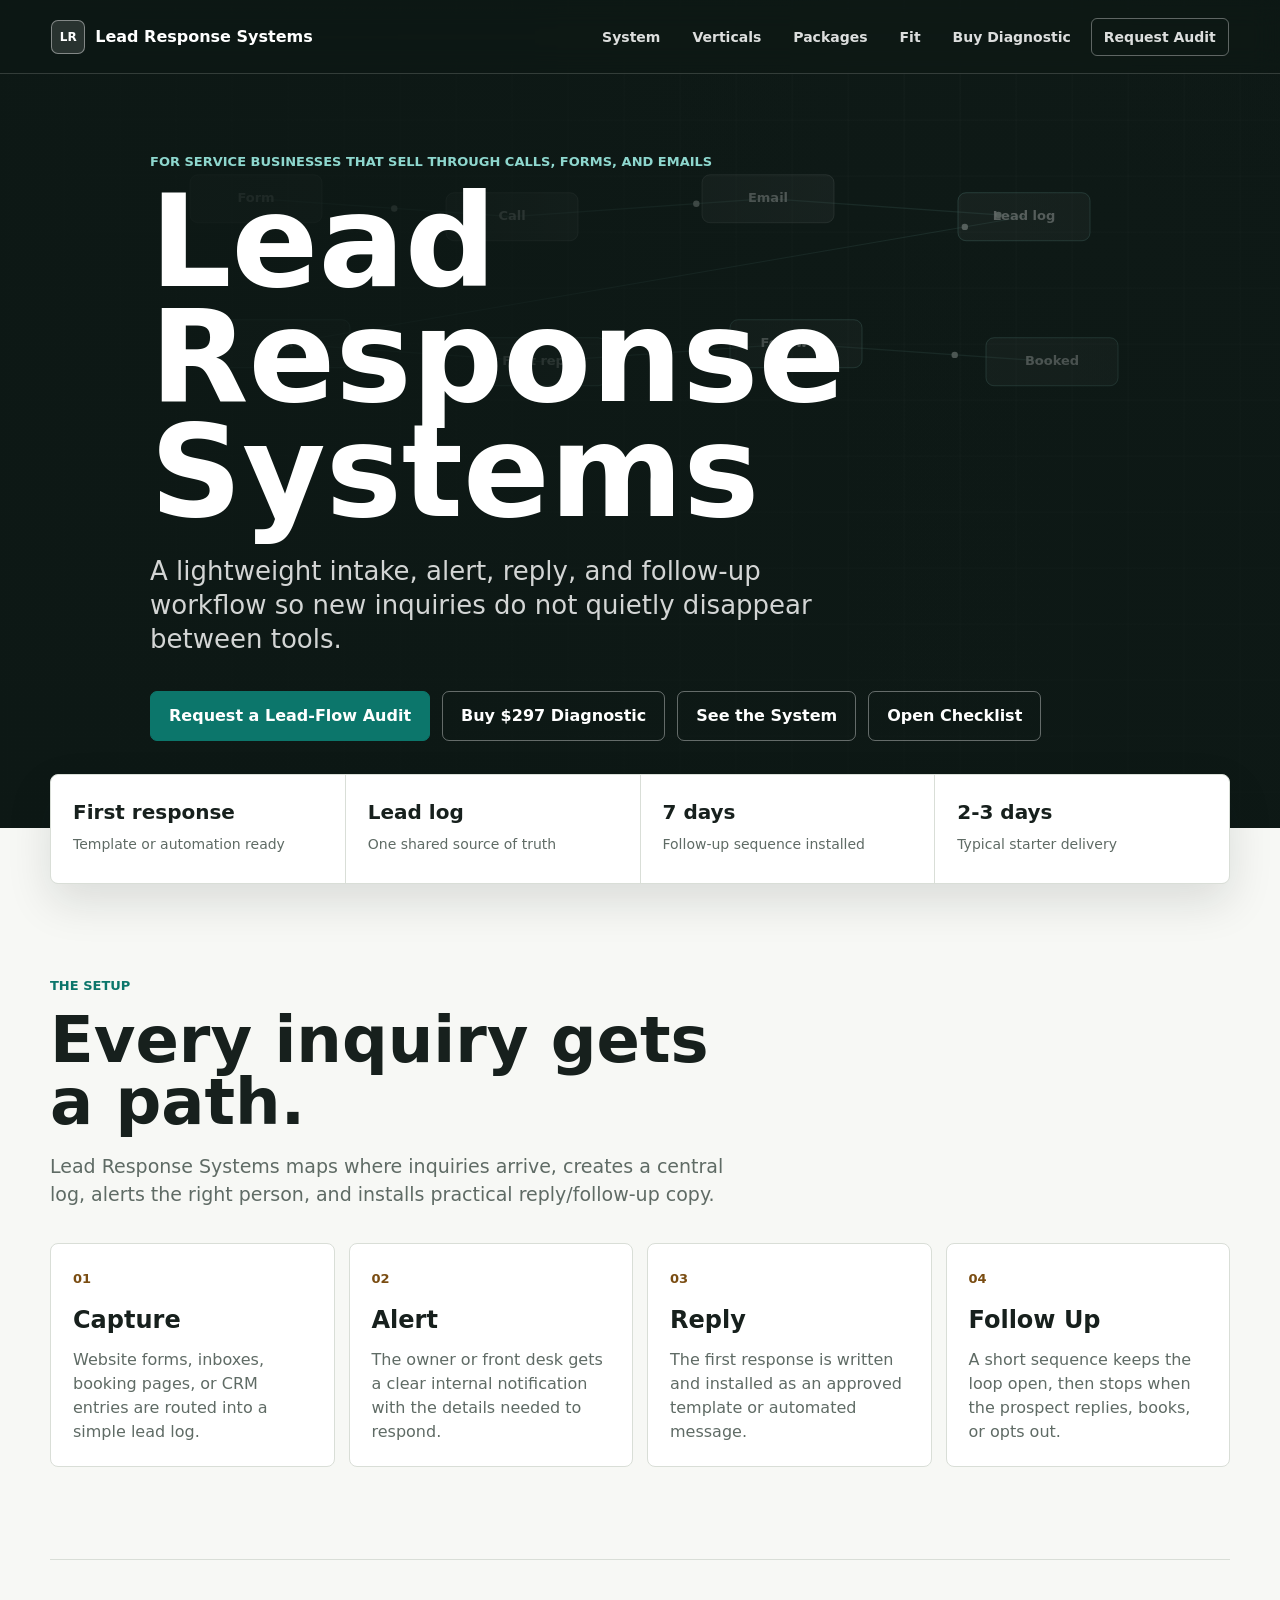
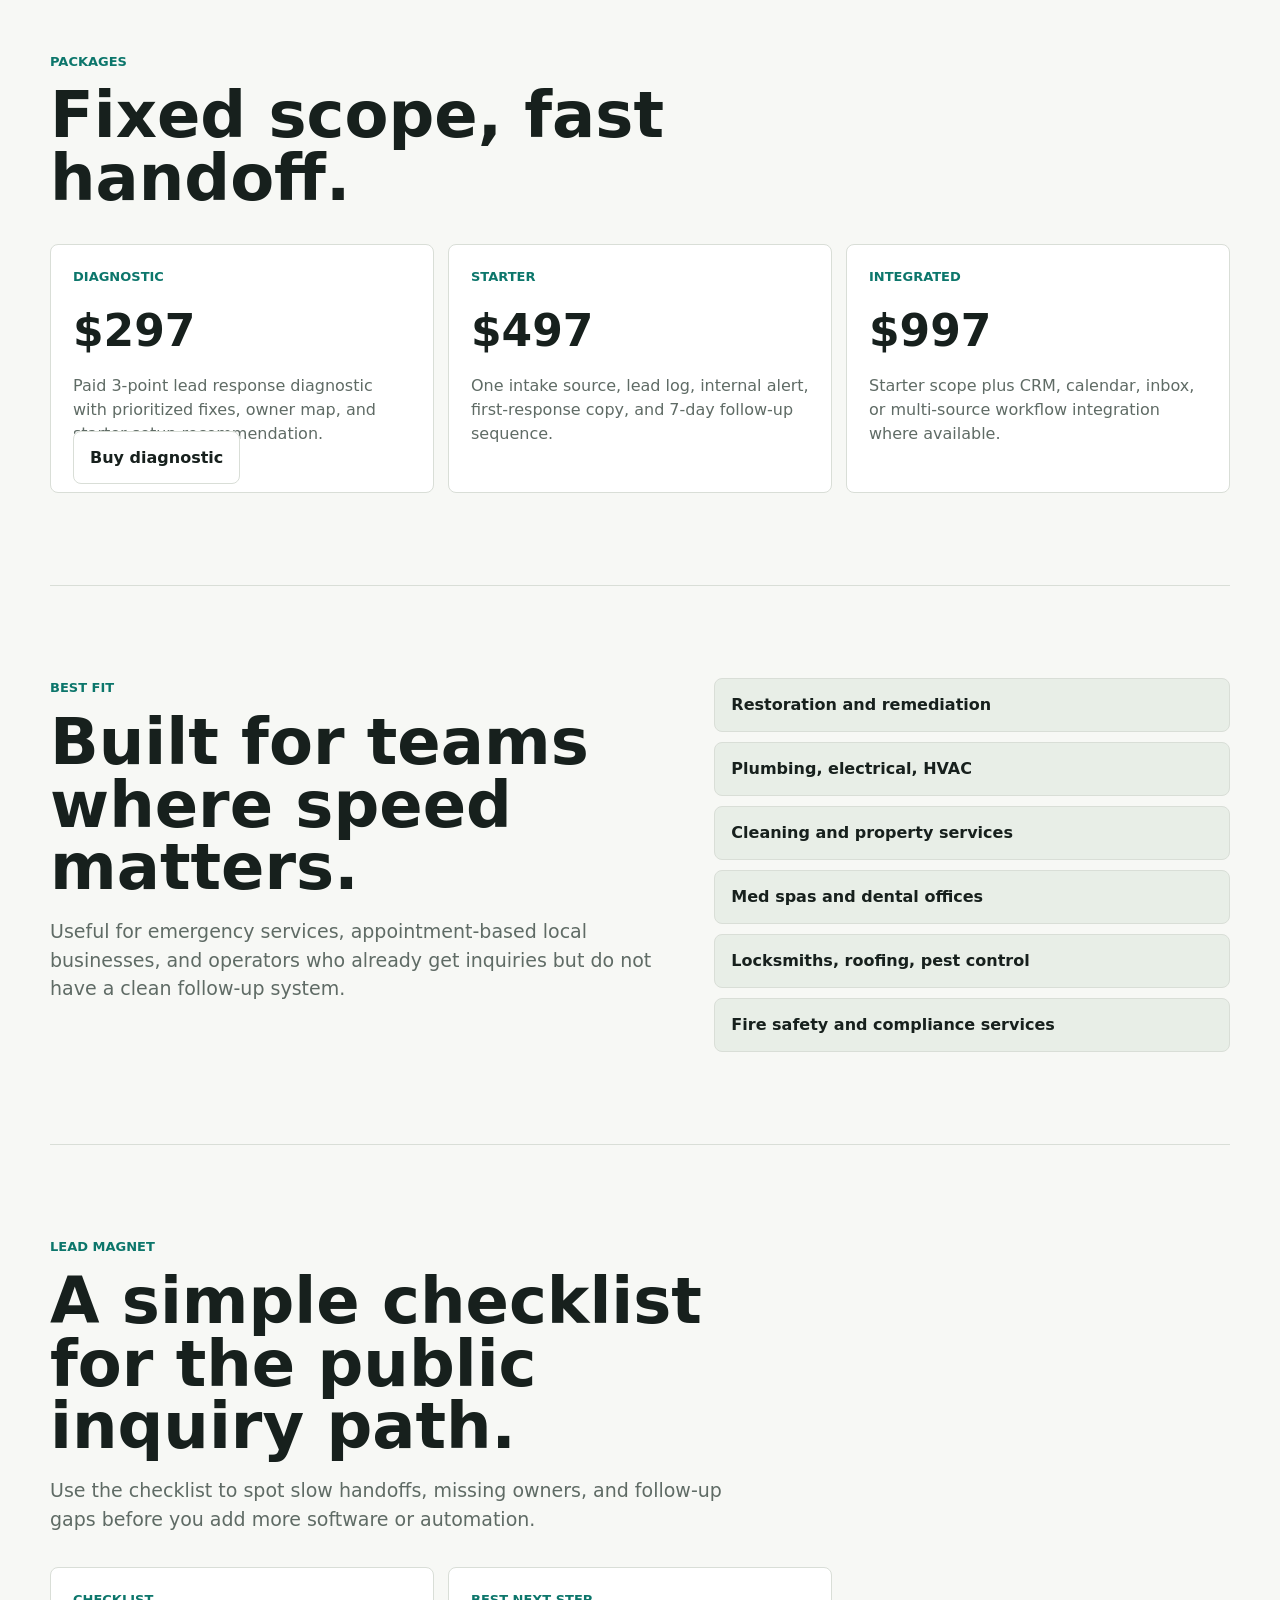
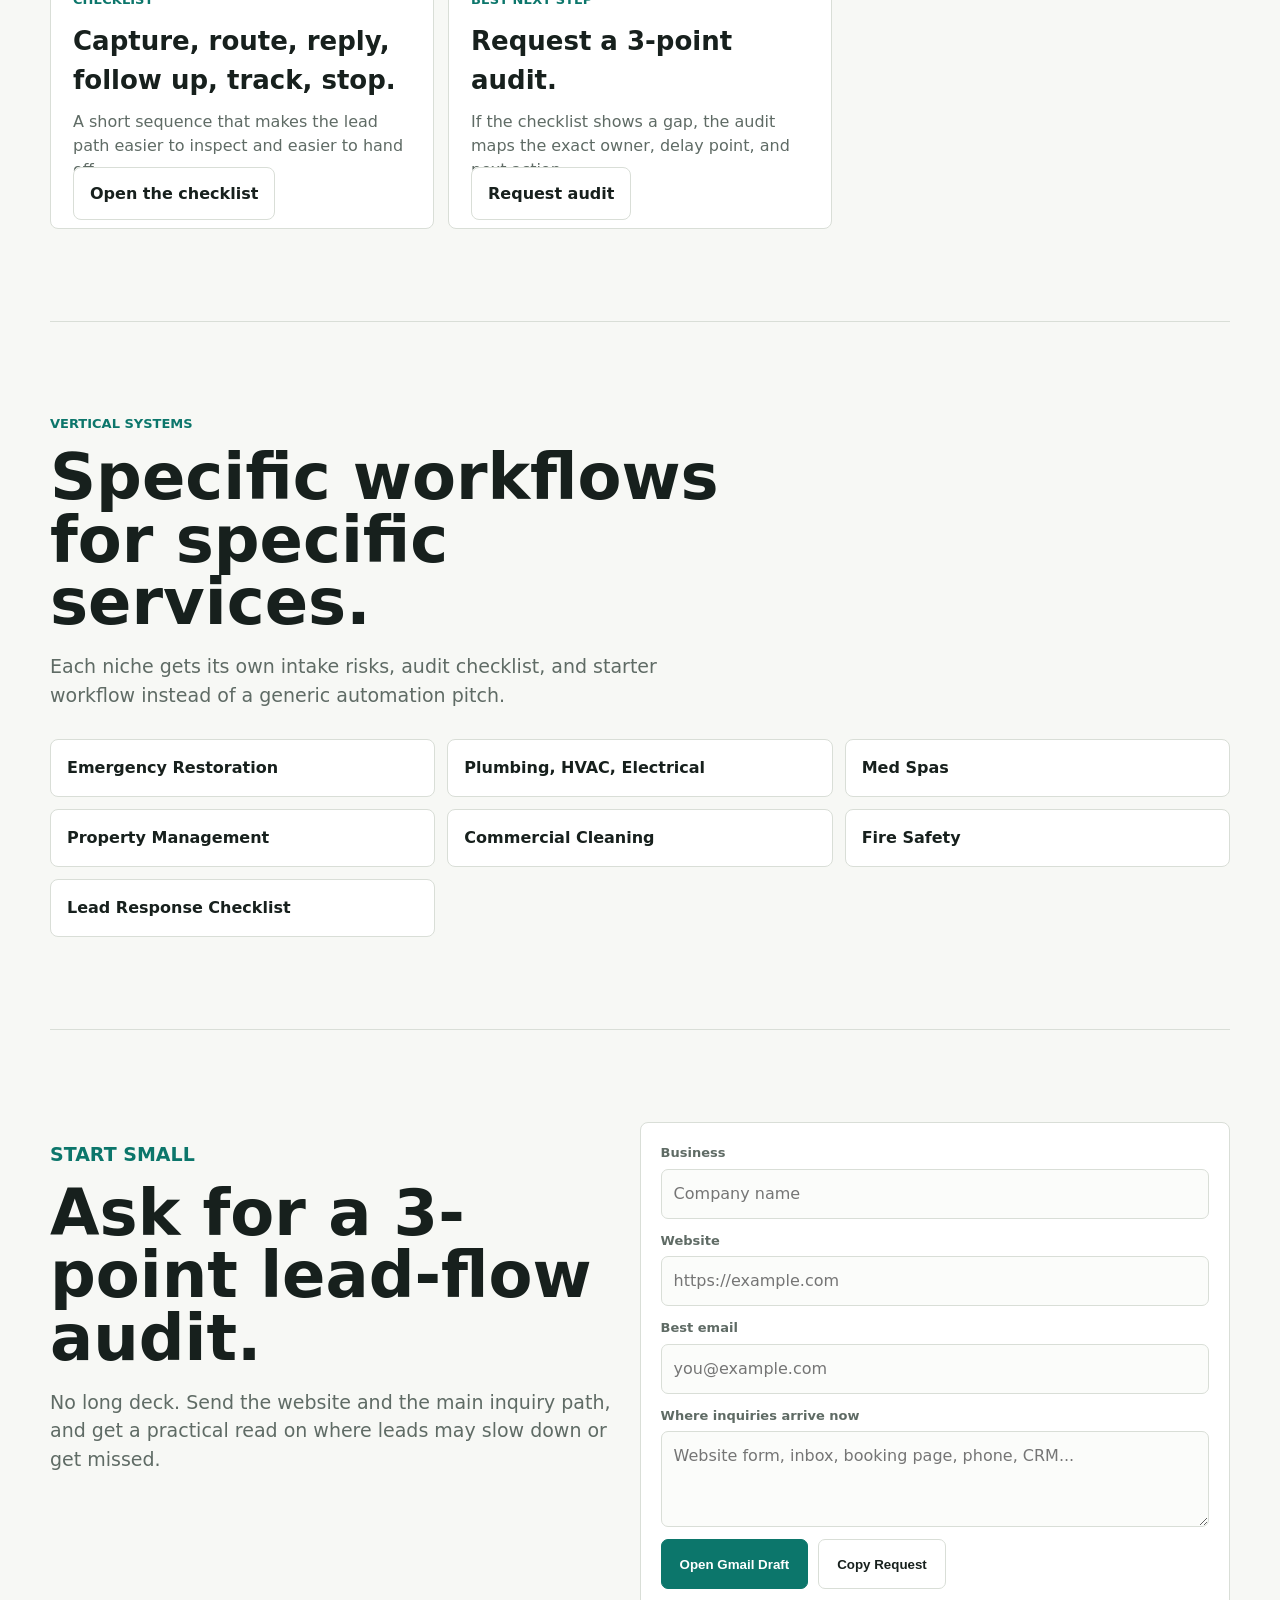
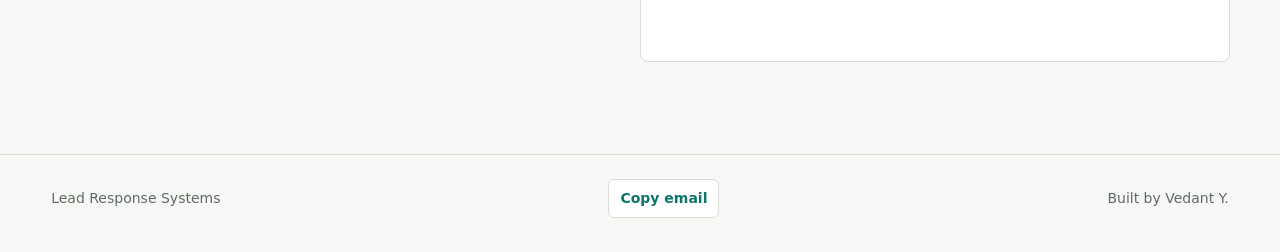
<file: index.html>
<!doctype html>
<html lang="en">
  <head>
    <meta charset="utf-8">
    <meta name="viewport" content="width=device-width, initial-scale=1">
    <title>Lead Response Systems</title>
    <meta name="description" content="Lead Response Systems installs lightweight lead intake, response, and follow-up workflows for service businesses.">
    <link rel="stylesheet" href="./styles.css">
  </head>
  <body>
    <header class="site-header">
      <a class="brand" href="#top" aria-label="Lead Response Systems home">
        <span class="brand-mark" aria-hidden="true">LR</span>
        <span>Lead Response Systems</span>
      </a>
      <nav aria-label="Main navigation">
        <a href="#system">System</a>
        <a href="#verticals">Verticals</a>
        <a href="#packages">Packages</a>
        <a href="#fit">Fit</a>
        <a href="./paid-diagnostic.html">Buy Diagnostic</a>
        <a class="nav-action" href="#audit-request">Request Audit</a>
      </nav>
    </header>

    <main id="top">
      <section class="hero" aria-label="Lead response workflow">
        <canvas id="flowCanvas" aria-hidden="true"></canvas>
        <div class="hero-shade" aria-hidden="true"></div>
        <div class="hero-content">
          <p class="eyebrow">For service businesses that sell through calls, forms, and emails</p>
          <h1>Lead Response Systems</h1>
          <p class="hero-copy">A lightweight intake, alert, reply, and follow-up workflow so new inquiries do not quietly disappear between tools.</p>
          <div class="hero-actions">
            <a class="button primary" href="#audit-request">Request a Lead-Flow Audit</a>
            <a class="button secondary" href="./paid-diagnostic.html">Buy $297 Diagnostic</a>
            <a class="button secondary" href="#system">See the System</a>
            <a class="button secondary" href="./lead-response-checklist.html">Open Checklist</a>
          </div>
        </div>
      </section>

      <section class="signal-strip" aria-label="Service metrics">
        <div>
          <strong>First response</strong>
          <span>Template or automation ready</span>
        </div>
        <div>
          <strong>Lead log</strong>
          <span>One shared source of truth</span>
        </div>
        <div>
          <strong>7 days</strong>
          <span>Follow-up sequence installed</span>
        </div>
        <div>
          <strong>2-3 days</strong>
          <span>Typical starter delivery</span>
        </div>
      </section>

      <section id="system" class="section system-section">
        <div class="section-copy">
          <p class="eyebrow">The setup</p>
          <h2>Every inquiry gets a path.</h2>
          <p>Lead Response Systems maps where inquiries arrive, creates a central log, alerts the right person, and installs practical reply/follow-up copy.</p>
        </div>
        <div class="workflow" aria-label="Workflow steps">
          <article>
            <span>01</span>
            <h3>Capture</h3>
            <p>Website forms, inboxes, booking pages, or CRM entries are routed into a simple lead log.</p>
          </article>
          <article>
            <span>02</span>
            <h3>Alert</h3>
            <p>The owner or front desk gets a clear internal notification with the details needed to respond.</p>
          </article>
          <article>
            <span>03</span>
            <h3>Reply</h3>
            <p>The first response is written and installed as an approved template or automated message.</p>
          </article>
          <article>
            <span>04</span>
            <h3>Follow Up</h3>
            <p>A short sequence keeps the loop open, then stops when the prospect replies, books, or opts out.</p>
          </article>
        </div>
      </section>

      <section id="packages" class="section packages-section">
        <div class="section-copy">
          <p class="eyebrow">Packages</p>
          <h2>Fixed scope, fast handoff.</h2>
        </div>
        <div class="packages">
          <article>
            <p class="package-label">Diagnostic</p>
            <h3>$297</h3>
            <p>Paid 3-point lead response diagnostic with prioritized fixes, owner map, and starter setup recommendation.</p>
            <a href="./paid-diagnostic.html">Buy diagnostic</a>
          </article>
          <article>
            <p class="package-label">Starter</p>
            <h3>$497</h3>
            <p>One intake source, lead log, internal alert, first-response copy, and 7-day follow-up sequence.</p>
          </article>
          <article>
            <p class="package-label">Integrated</p>
            <h3>$997</h3>
            <p>Starter scope plus CRM, calendar, inbox, or multi-source workflow integration where available.</p>
          </article>
        </div>
      </section>

      <section id="fit" class="section fit-section">
        <div class="section-copy">
          <p class="eyebrow">Best fit</p>
          <h2>Built for teams where speed matters.</h2>
          <p>Useful for emergency services, appointment-based local businesses, and operators who already get inquiries but do not have a clean follow-up system.</p>
        </div>
        <ul class="fit-list">
          <li>Restoration and remediation</li>
          <li>Plumbing, electrical, HVAC</li>
          <li>Cleaning and property services</li>
          <li>Med spas and dental offices</li>
          <li>Locksmiths, roofing, pest control</li>
          <li>Fire safety and compliance services</li>
        </ul>
      </section>

      <section id="lead-magnet" class="section packages-section">
        <div class="section-copy">
          <p class="eyebrow">Lead magnet</p>
          <h2>A simple checklist for the public inquiry path.</h2>
          <p>Use the checklist to spot slow handoffs, missing owners, and follow-up gaps before you add more software or automation.</p>
        </div>
        <div class="packages compact">
          <article>
            <p class="package-label">Checklist</p>
            <h3>Capture, route, reply, follow up, track, stop.</h3>
            <p>A short sequence that makes the lead path easier to inspect and easier to hand off.</p>
            <a href="./lead-response-checklist.html">Open the checklist</a>
          </article>
          <article>
            <p class="package-label">Best next step</p>
            <h3>Request a 3-point audit.</h3>
            <p>If the checklist shows a gap, the audit maps the exact owner, delay point, and next action.</p>
            <a href="#audit-request">Request audit</a>
          </article>
        </div>
      </section>

      <section id="verticals" class="section verticals-section">
        <div class="section-copy">
          <p class="eyebrow">Vertical systems</p>
          <h2>Specific workflows for specific services.</h2>
          <p>Each niche gets its own intake risks, audit checklist, and starter workflow instead of a generic automation pitch.</p>
        </div>
        <div class="vertical-grid">
          <a href="./verticals/emergency-restoration.html">Emergency Restoration</a>
          <a href="./verticals/plumbing-hvac-electrical.html">Plumbing, HVAC, Electrical</a>
          <a href="./verticals/med-spa-aesthetics.html">Med Spas</a>
          <a href="./verticals/property-management.html">Property Management</a>
          <a href="./verticals/commercial-cleaning.html">Commercial Cleaning</a>
          <a href="./verticals/fire-safety-compliance.html">Fire Safety</a>
          <a href="./lead-response-checklist.html">Lead Response Checklist</a>
        </div>
      </section>

      <section id="audit-request" class="section audit-section">
        <div>
          <p class="eyebrow">Start small</p>
          <h2>Ask for a 3-point lead-flow audit.</h2>
          <p>No long deck. Send the website and the main inquiry path, and get a practical read on where leads may slow down or get missed.</p>
        </div>
        <form id="auditForm" class="audit-form">
          <label>
            <span>Business</span>
            <input id="businessName" name="businessName" autocomplete="organization" placeholder="Company name">
          </label>
          <label>
            <span>Website</span>
            <input id="businessWebsite" name="businessWebsite" autocomplete="url" placeholder="https://example.com">
          </label>
          <label>
            <span>Best email</span>
            <input id="replyEmail" name="replyEmail" autocomplete="email" placeholder="you@example.com">
          </label>
          <label>
            <span>Where inquiries arrive now</span>
            <textarea id="leadSources" name="leadSources" placeholder="Website form, inbox, booking page, phone, CRM..."></textarea>
          </label>
          <div class="form-actions">
            <button class="button primary" type="submit">Open Gmail Draft</button>
            <button class="button neutral" type="button" id="copyRequest">Copy Request</button>
          </div>
          <p id="formStatus" class="form-status" role="status" aria-live="polite"></p>
        </form>
      </section>
    </main>

    <footer>
      <span>Lead Response Systems</span>
      <button type="button" id="copyEmail">Copy email</button>
      <span>Built by Vedant Y.</span>
    </footer>

    <script src="./site.js"></script>
  </body>
</html>
</file>
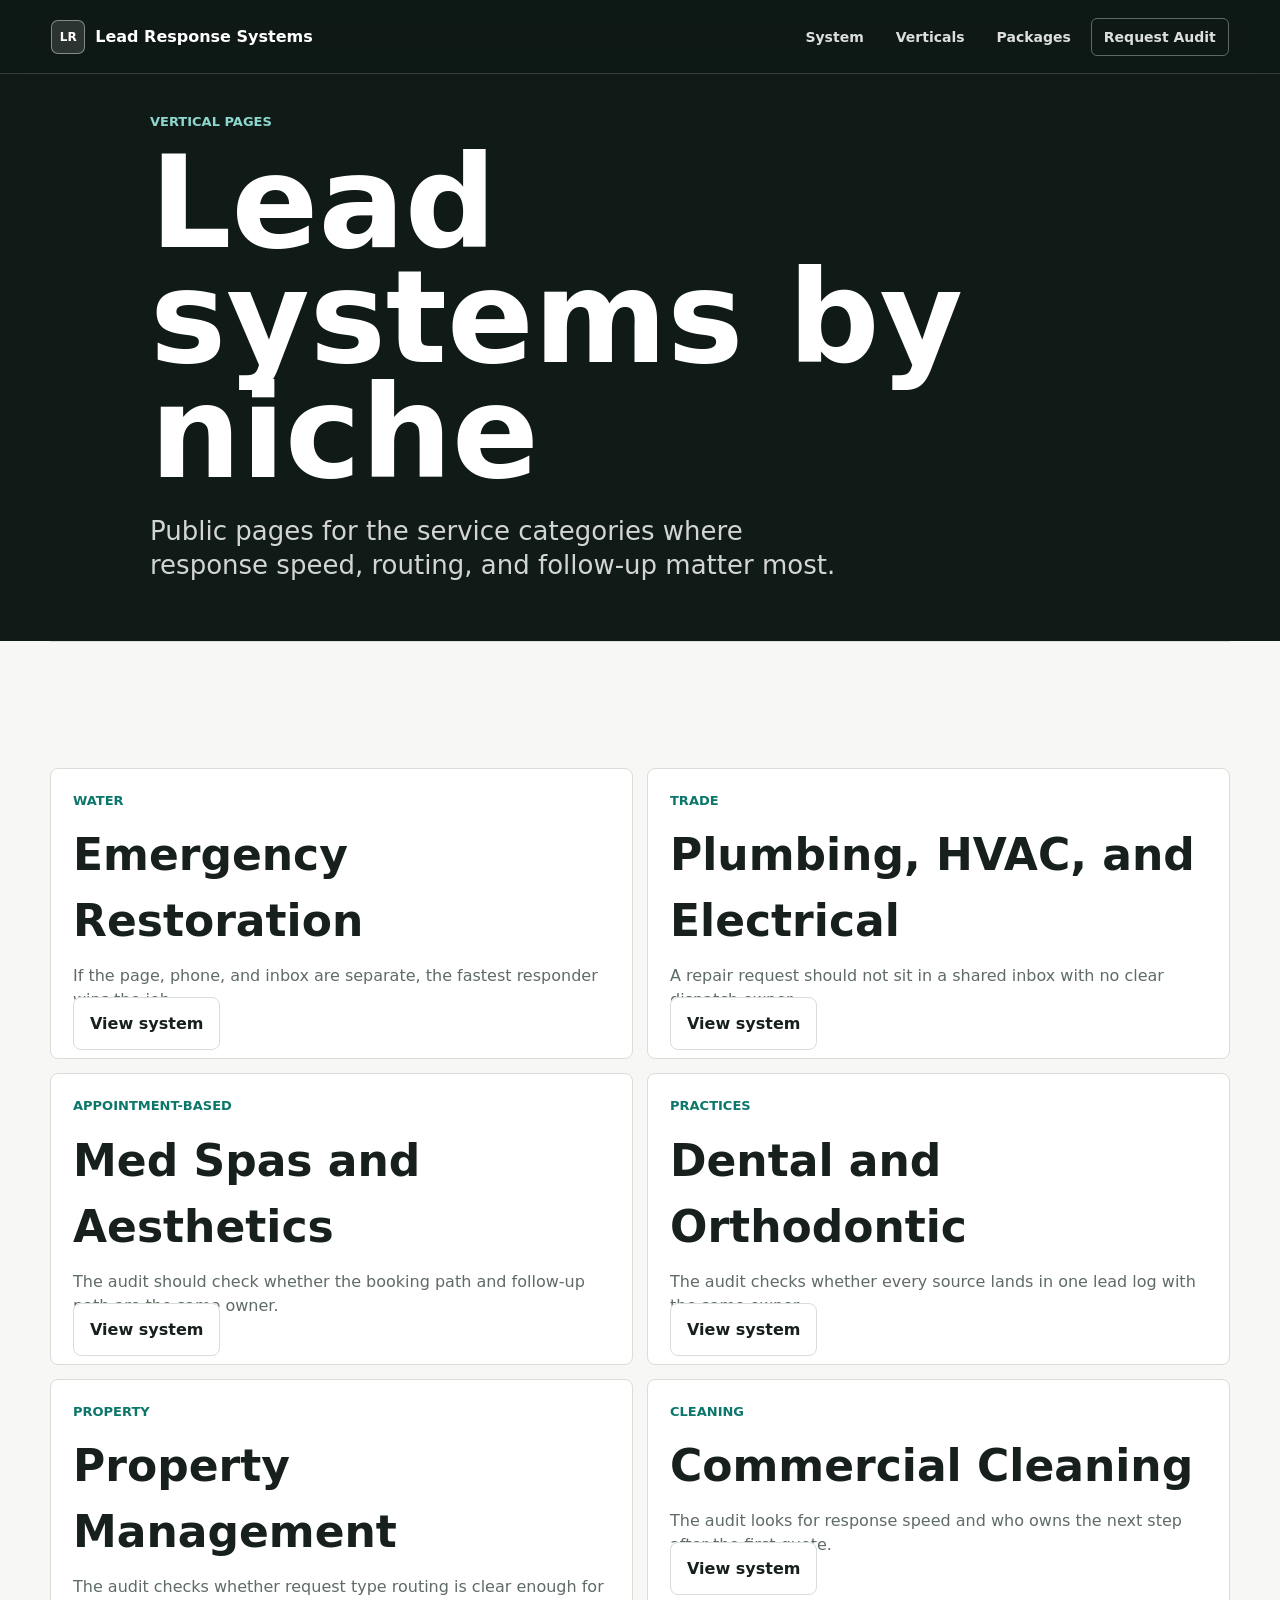
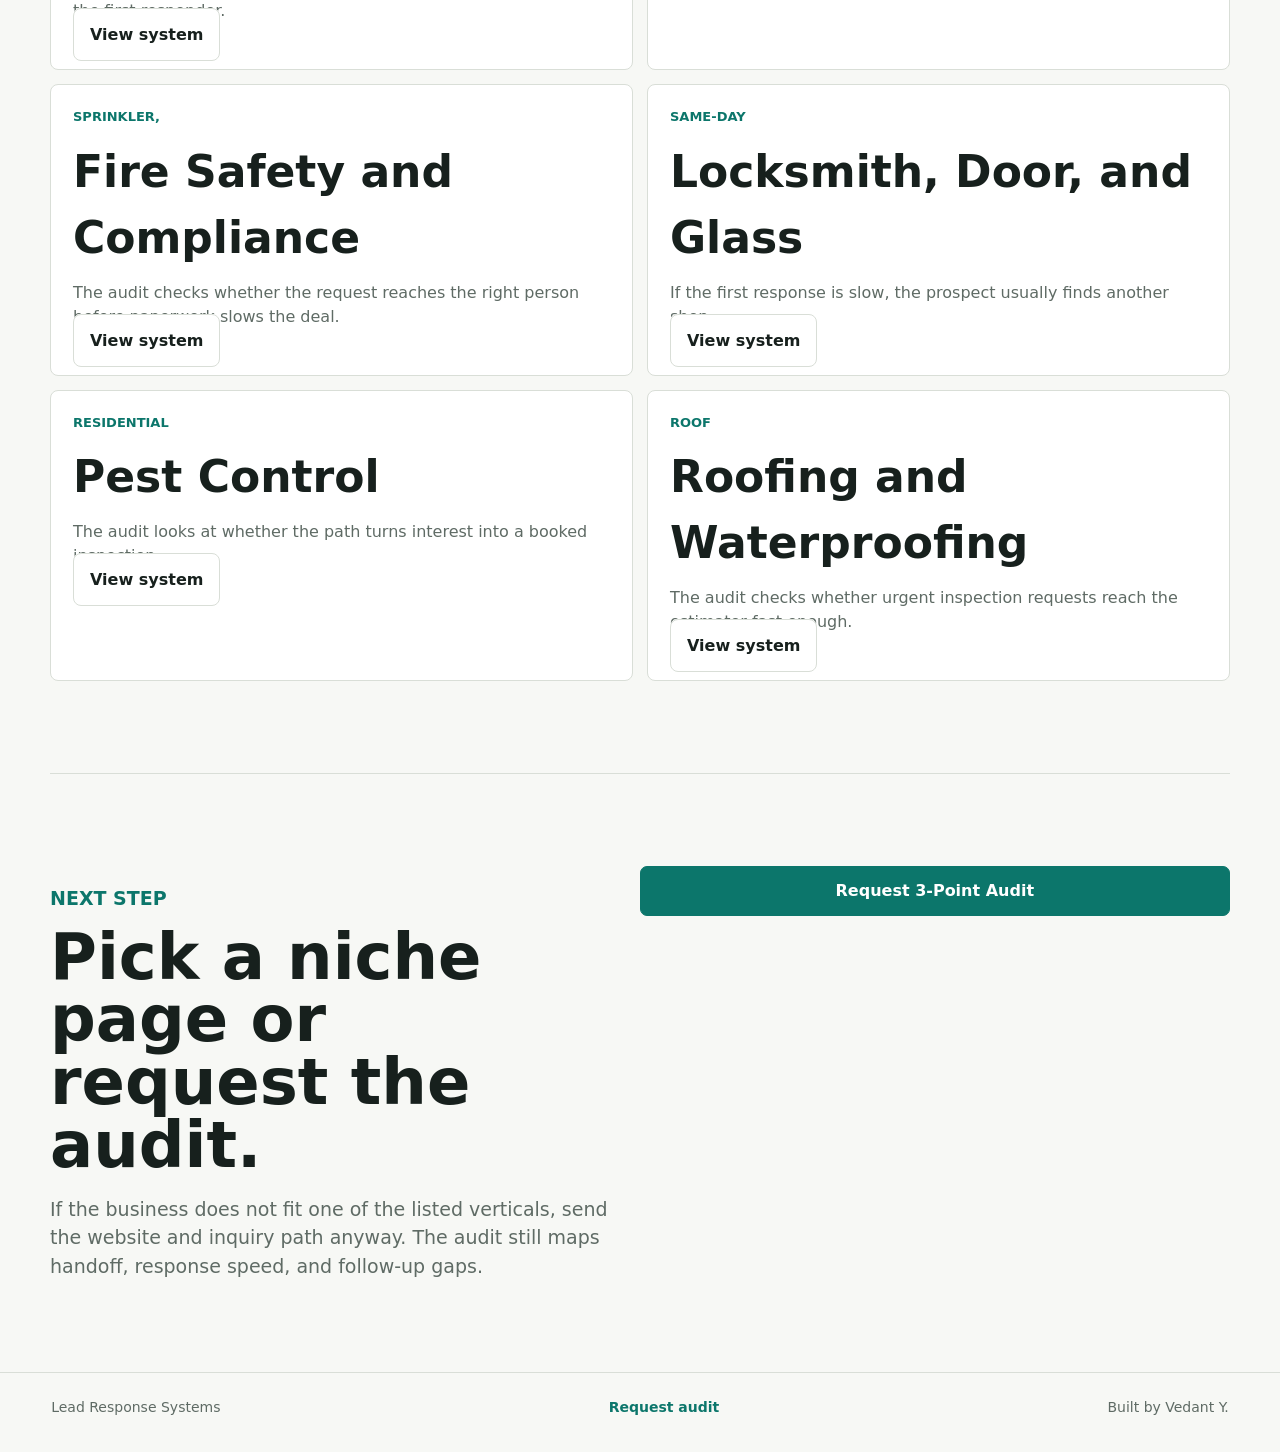
<file: verticals/index.html>
<!doctype html>
<html lang="en">
  <head>
    <meta charset="utf-8">
    <meta name="viewport" content="width=device-width, initial-scale=1">
    <title>Vertical Systems | Lead Response Systems</title>
    <meta name="description" content="Lead response system pages by service niche.">
    <link rel="stylesheet" href="../styles.css">
  </head>
  <body>
    <header class="site-header">
      <a class="brand" href="../index.html#top" aria-label="Lead Response Systems home">
        <span class="brand-mark" aria-hidden="true">LR</span>
        <span>Lead Response Systems</span>
      </a>
      <nav aria-label="Main navigation">
        <a href="../index.html#system">System</a>
        <a href="./index.html">Verticals</a>
        <a href="../index.html#packages">Packages</a>
        <a class="nav-action" href="../index.html#audit-request">Request Audit</a>
      </nav>
    </header>
    <main>
      <section class="subhero">
        <div>
          <p class="eyebrow">Vertical pages</p>
          <h1>Lead systems by niche</h1>
          <p class="hero-copy">Public pages for the service categories where response speed, routing, and follow-up matter most.</p>
        </div>
      </section>
      <section class="section packages-section">
        <div class="packages vertical-card-grid"><article>
          <p class="package-label">Water</p>
          <h3>Emergency Restoration</h3>
          <p>If the page, phone, and inbox are separate, the fastest responder wins the job.</p>
          <a href="./emergency-restoration.html">View system</a>
        </article>
<article>
          <p class="package-label">Trade</p>
          <h3>Plumbing, HVAC, and Electrical</h3>
          <p>A repair request should not sit in a shared inbox with no clear dispatch owner.</p>
          <a href="./plumbing-hvac-electrical.html">View system</a>
        </article>
<article>
          <p class="package-label">Appointment-Based</p>
          <h3>Med Spas and Aesthetics</h3>
          <p>The audit should check whether the booking path and follow-up path are the same owner.</p>
          <a href="./med-spa-aesthetics.html">View system</a>
        </article>
<article>
          <p class="package-label">Practices</p>
          <h3>Dental and Orthodontic</h3>
          <p>The audit checks whether every source lands in one lead log with the same owner.</p>
          <a href="./dental-orthodontic.html">View system</a>
        </article>
<article>
          <p class="package-label">Property</p>
          <h3>Property Management</h3>
          <p>The audit checks whether request type routing is clear enough for the first responder.</p>
          <a href="./property-management.html">View system</a>
        </article>
<article>
          <p class="package-label">Cleaning</p>
          <h3>Commercial Cleaning</h3>
          <p>The audit looks for response speed and who owns the next step after the first quote.</p>
          <a href="./commercial-cleaning.html">View system</a>
        </article>
<article>
          <p class="package-label">Sprinkler,</p>
          <h3>Fire Safety and Compliance</h3>
          <p>The audit checks whether the request reaches the right person before paperwork slows the deal.</p>
          <a href="./fire-safety-compliance.html">View system</a>
        </article>
<article>
          <p class="package-label">Same-Day</p>
          <h3>Locksmith, Door, and Glass</h3>
          <p>If the first response is slow, the prospect usually finds another shop.</p>
          <a href="./locksmith-door-glass.html">View system</a>
        </article>
<article>
          <p class="package-label">Residential</p>
          <h3>Pest Control</h3>
          <p>The audit looks at whether the path turns interest into a booked inspection.</p>
          <a href="./pest-control.html">View system</a>
        </article>
<article>
          <p class="package-label">Roof</p>
          <h3>Roofing and Waterproofing</h3>
          <p>The audit checks whether urgent inspection requests reach the estimator fast enough.</p>
          <a href="./roofing-waterproofing.html">View system</a>
        </article></div>
      </section>
      <section class="section audit-section">
        <div>
          <p class="eyebrow">Next step</p>
          <h2>Pick a niche page or request the audit.</h2>
          <p>If the business does not fit one of the listed verticals, send the website and inquiry path anyway. The audit still maps handoff, response speed, and follow-up gaps.</p>
        </div>
        <a class="button primary" href="../index.html#audit-request">Request 3-Point Audit</a>
      </section>
    </main>
    <footer>
      <span>Lead Response Systems</span>
      <a href="../index.html#audit-request">Request audit</a>
      <span>Built by Vedant Y.</span>
    </footer>
  </body>
</html>
</file>
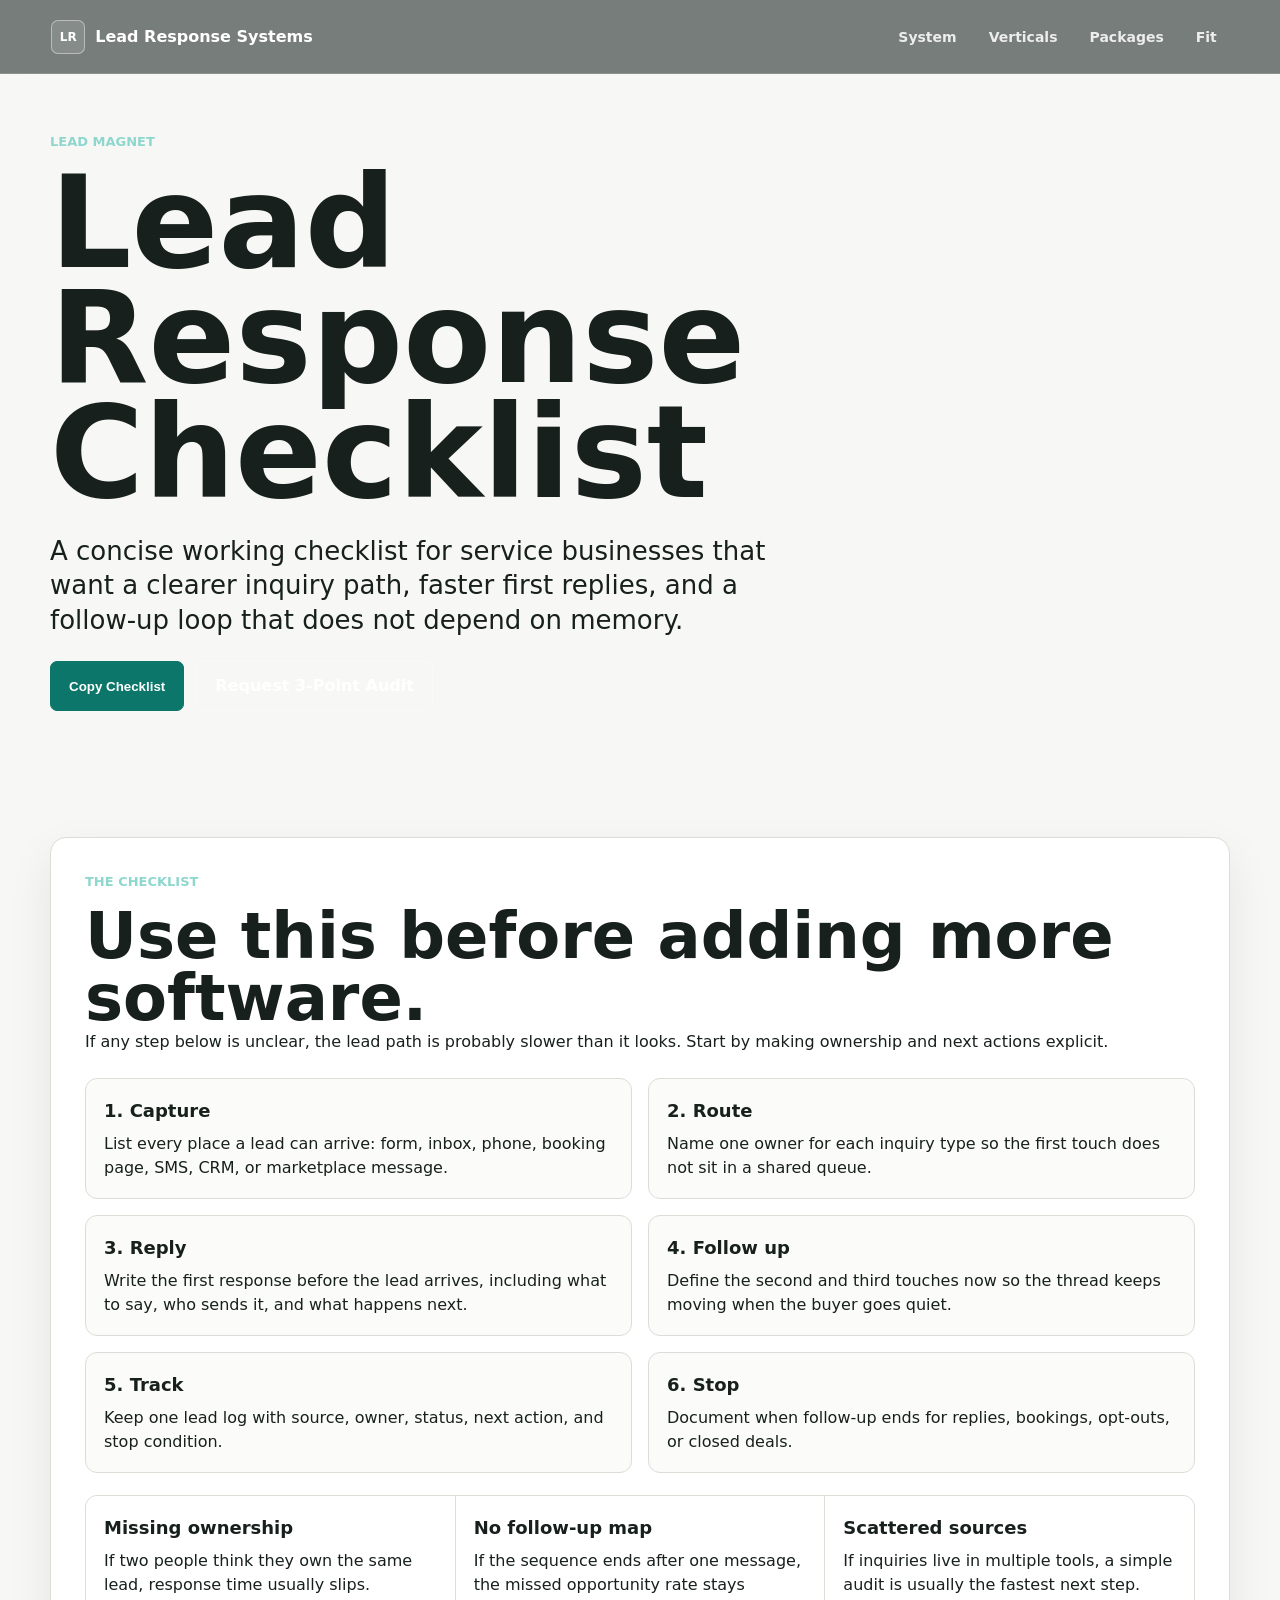
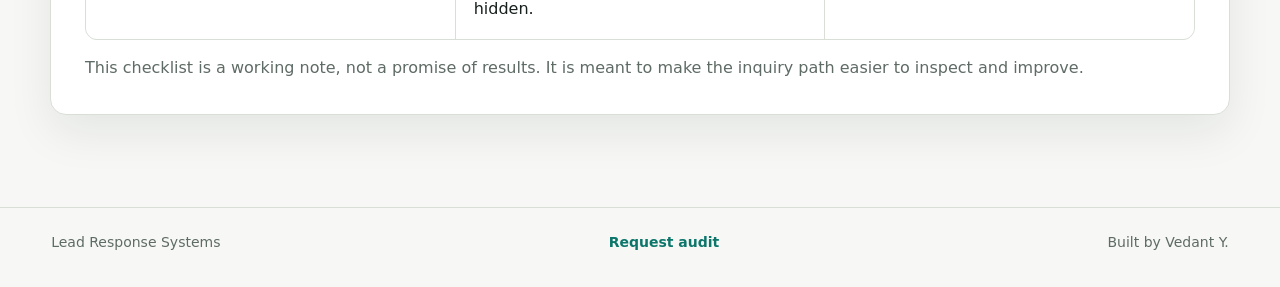
<file: lead-response-checklist.html>
<!doctype html>
<html lang="en">
  <head>
    <meta charset="utf-8">
    <meta name="viewport" content="width=device-width, initial-scale=1">
    <title>Lead Response Checklist | Lead Response Systems</title>
    <meta
      name="description"
      content="A short lead response checklist for service businesses that want cleaner inquiry routing, faster replies, and fewer missed follow-ups."
    >
    <link rel="stylesheet" href="./styles.css">
    <style>
      .checklist-hero {
        padding-top: 132px;
        padding-bottom: 34px;
      }

      .checklist-shell {
        width: min(1180px, calc(100% - 36px));
        margin: 0 auto;
      }

      .checklist-panel {
        background: var(--panel);
        border: 1px solid var(--line);
        border-radius: 16px;
        padding: clamp(22px, 3vw, 34px);
        box-shadow: 0 18px 45px rgba(18, 27, 24, 0.08);
      }

      .checklist-grid {
        display: grid;
        grid-template-columns: repeat(2, minmax(0, 1fr));
        gap: 16px;
        margin-top: 24px;
      }

      .checklist-item {
        border: 1px solid var(--line);
        border-radius: 12px;
        padding: 18px;
        background: #fbfcfa;
      }

      .checklist-item strong {
        display: block;
        margin-bottom: 8px;
        font-size: 18px;
      }

      .checklist-actions {
        display: flex;
        flex-wrap: wrap;
        gap: 12px;
        margin-top: 24px;
      }

      .checklist-note {
        margin-top: 16px;
        color: var(--muted);
      }

      .checklist-later {
        display: grid;
        grid-template-columns: repeat(3, minmax(0, 1fr));
        gap: 1px;
        margin-top: 22px;
        border: 1px solid var(--line);
        border-radius: 12px;
        overflow: hidden;
        background: var(--line);
      }

      .checklist-later article {
        min-height: 100%;
        padding: 18px;
        background: var(--panel);
      }

      .checklist-later h3 {
        margin-bottom: 8px;
        font-size: 18px;
      }

      @media (max-width: 840px) {
        .checklist-grid,
        .checklist-later {
          grid-template-columns: 1fr;
        }
      }
    </style>
  </head>
  <body>
    <header class="site-header">
      <a class="brand" href="./index.html" aria-label="Lead Response Systems home">
        <span class="brand-mark" aria-hidden="true">LR</span>
        <span>Lead Response Systems</span>
      </a>
      <nav aria-label="Main navigation">
        <a href="./index.html#system">System</a>
        <a href="./index.html#verticals">Verticals</a>
        <a href="./index.html#packages">Packages</a>
        <a href="./index.html#fit">Fit</a>
      </nav>
    </header>

    <main>
      <section class="checklist-hero">
        <div class="checklist-shell">
          <p class="eyebrow">Lead magnet</p>
          <h1>Lead Response Checklist</h1>
          <p class="hero-copy" style="color: var(--ink); max-width: 760px;">
            A concise working checklist for service businesses that want a clearer inquiry path, faster first replies, and a follow-up loop that does not depend on memory.
          </p>
          <div class="checklist-actions">
            <button class="button primary" type="button" id="copyChecklist">Copy Checklist</button>
            <a class="button secondary" href="./index.html#audit-request">Request 3-Point Audit</a>
          </div>
        </div>
      </section>

      <section class="section">
        <div class="checklist-panel">
          <p class="eyebrow">The checklist</p>
          <h2>Use this before adding more software.</h2>
          <p>
            If any step below is unclear, the lead path is probably slower than it looks. Start by making ownership and next actions explicit.
          </p>

          <div class="checklist-grid" aria-label="Lead response checklist">
            <article class="checklist-item">
              <strong>1. Capture</strong>
              <p>List every place a lead can arrive: form, inbox, phone, booking page, SMS, CRM, or marketplace message.</p>
            </article>
            <article class="checklist-item">
              <strong>2. Route</strong>
              <p>Name one owner for each inquiry type so the first touch does not sit in a shared queue.</p>
            </article>
            <article class="checklist-item">
              <strong>3. Reply</strong>
              <p>Write the first response before the lead arrives, including what to say, who sends it, and what happens next.</p>
            </article>
            <article class="checklist-item">
              <strong>4. Follow up</strong>
              <p>Define the second and third touches now so the thread keeps moving when the buyer goes quiet.</p>
            </article>
            <article class="checklist-item">
              <strong>5. Track</strong>
              <p>Keep one lead log with source, owner, status, next action, and stop condition.</p>
            </article>
            <article class="checklist-item">
              <strong>6. Stop</strong>
              <p>Document when follow-up ends for replies, bookings, opt-outs, or closed deals.</p>
            </article>
          </div>

          <div class="checklist-later" aria-label="When to request a deeper audit">
            <article>
              <h3>Missing ownership</h3>
              <p>If two people think they own the same lead, response time usually slips.</p>
            </article>
            <article>
              <h3>No follow-up map</h3>
              <p>If the sequence ends after one message, the missed opportunity rate stays hidden.</p>
            </article>
            <article>
              <h3>Scattered sources</h3>
              <p>If inquiries live in multiple tools, a simple audit is usually the fastest next step.</p>
            </article>
          </div>

          <p class="checklist-note">
            This checklist is a working note, not a promise of results. It is meant to make the inquiry path easier to inspect and improve.
          </p>
        </div>
      </section>
    </main>

    <footer>
      <span>Lead Response Systems</span>
      <a href="./index.html#audit-request">Request audit</a>
      <span>Built by Vedant Y.</span>
    </footer>

    <script>
      const checklistText = `# Lead Response Checklist

Use this before adding more software.

1. Capture
- List every place a lead can arrive: form, inbox, phone, booking page, SMS, CRM, or marketplace message.

2. Route
- Name one owner for each inquiry type so the first touch does not sit in a shared queue.

3. Reply
- Write the first response before the lead arrives, including what to say, who sends it, and what happens next.

4. Follow up
- Define the second and third touches now so the thread keeps moving when the buyer goes quiet.

5. Track
- Keep one lead log with source, owner, status, next action, and stop condition.

6. Stop
- Document when follow-up ends for replies, bookings, opt-outs, or closed deals.

When to request a deeper audit:
- Missing ownership
- No follow-up map
- Scattered sources
`;

      const copyButton = document.getElementById("copyChecklist");

      copyButton.addEventListener("click", async () => {
        try {
          await navigator.clipboard.writeText(checklistText);
          copyButton.textContent = "Copied";
          window.setTimeout(() => {
            copyButton.textContent = "Copy Checklist";
          }, 1600);
        } catch {
          copyButton.textContent = "Copy failed";
        }
      });
    </script>
  </body>
</html>
</file>
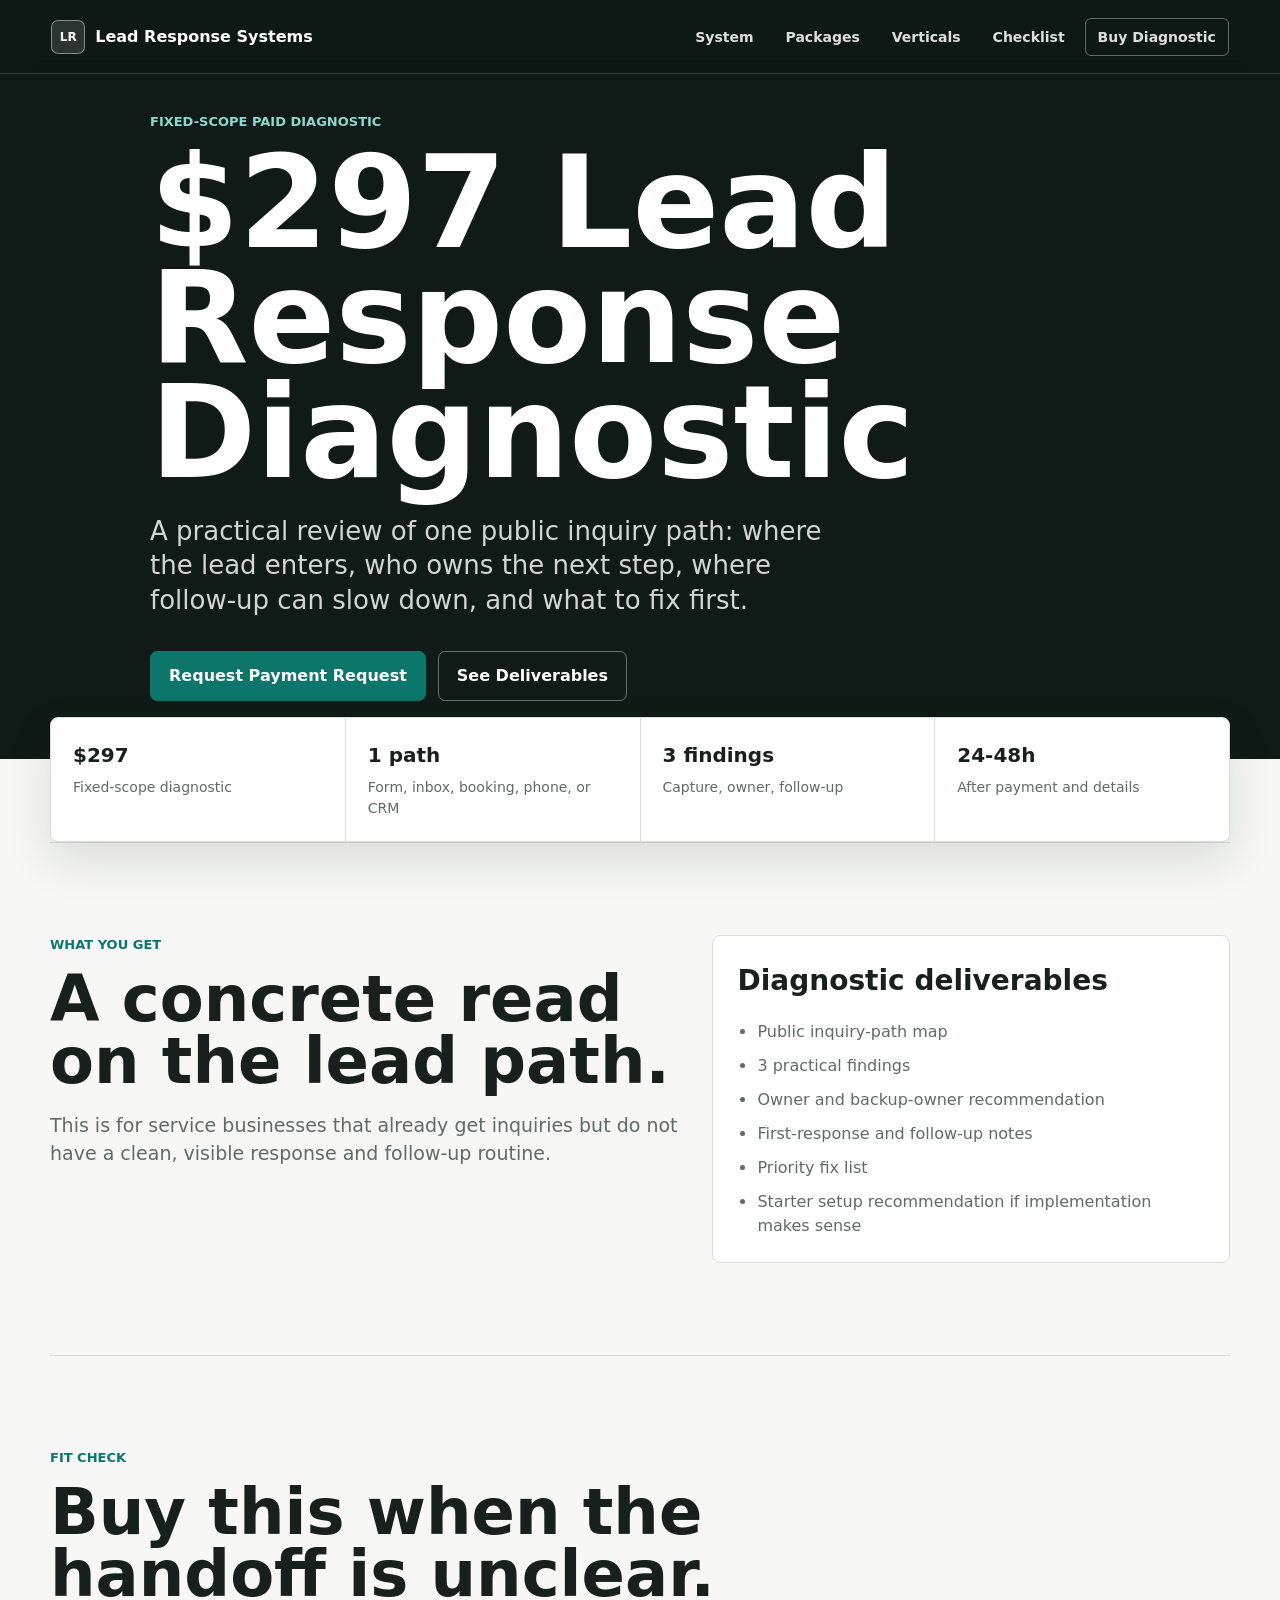
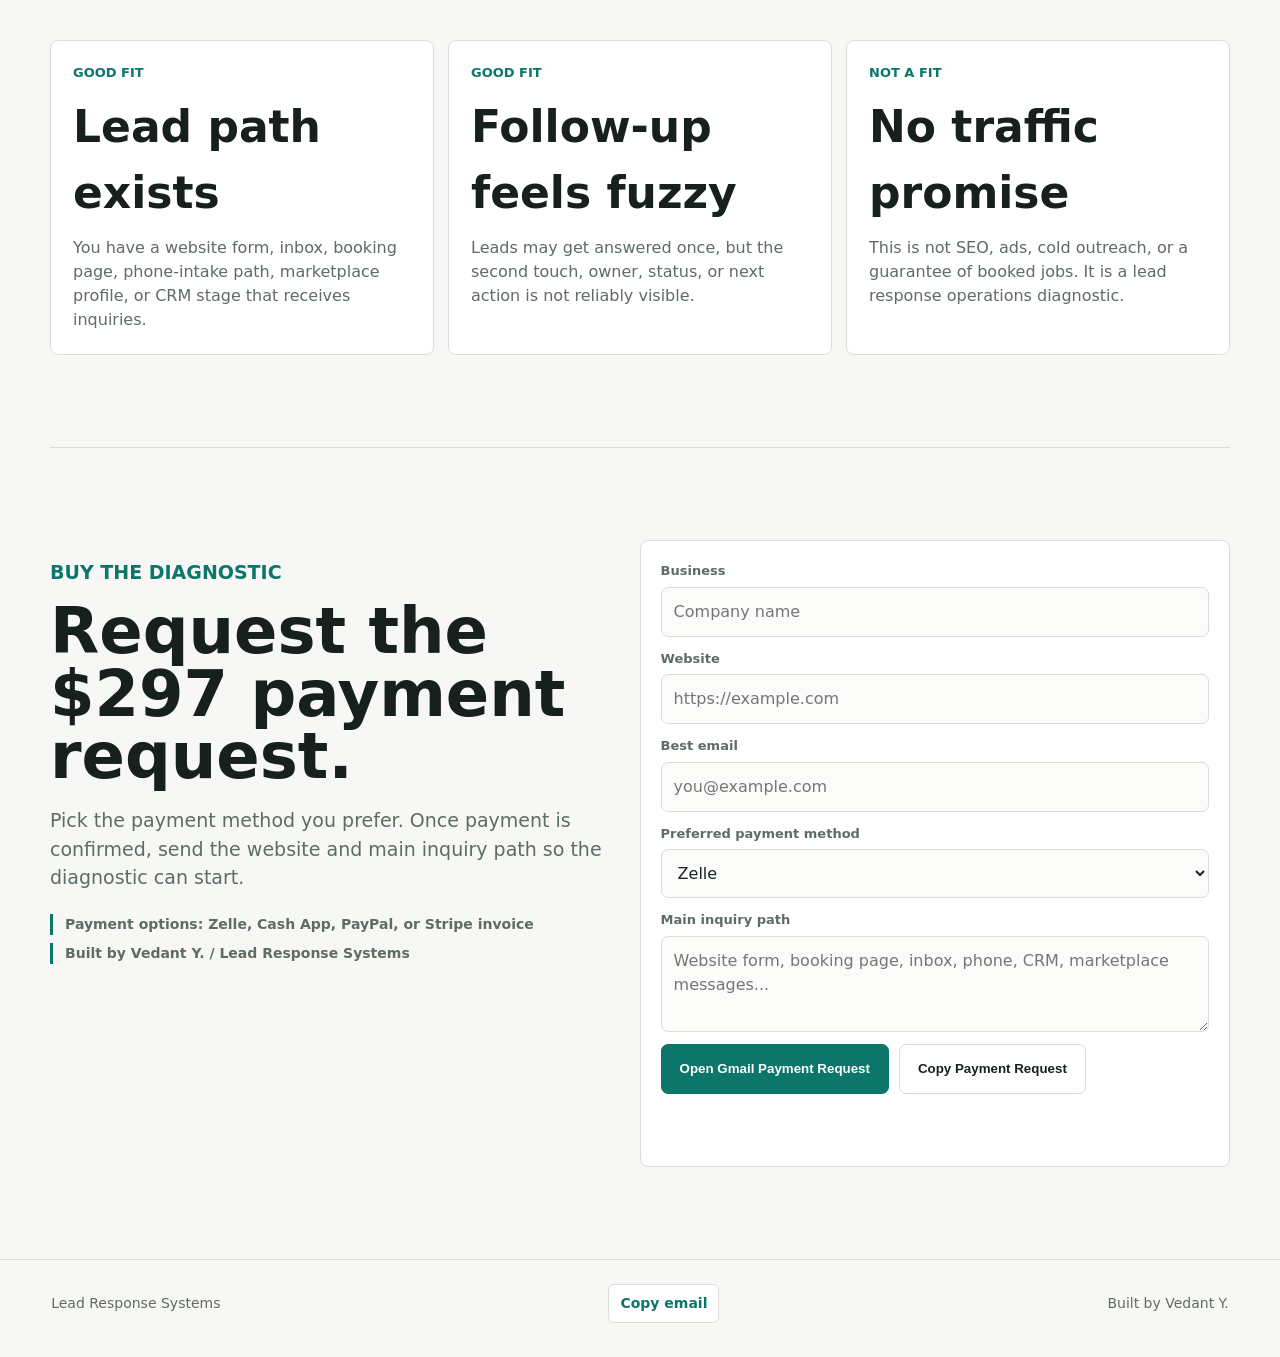
<file: paid-diagnostic.html>
<!doctype html>
<html lang="en">
  <head>
    <meta charset="utf-8">
    <meta name="viewport" content="width=device-width, initial-scale=1">
    <title>$297 Lead Response Diagnostic | Lead Response Systems</title>
    <meta name="description" content="Buy a fixed-scope lead response diagnostic for service businesses. Get a practical 3-point audit, owner map, and workflow recommendation.">
    <link rel="stylesheet" href="./styles.css">
  </head>
  <body>
    <header class="site-header">
      <a class="brand" href="./index.html" aria-label="Lead Response Systems home">
        <span class="brand-mark" aria-hidden="true">LR</span>
        <span>Lead Response Systems</span>
      </a>
      <nav aria-label="Main navigation">
        <a href="./index.html#system">System</a>
        <a href="./index.html#packages">Packages</a>
        <a href="./verticals/index.html">Verticals</a>
        <a href="./lead-response-checklist.html">Checklist</a>
        <a class="nav-action" href="#buy-diagnostic">Buy Diagnostic</a>
      </nav>
    </header>

    <main>
      <section class="subhero offer-hero">
        <div>
          <p class="eyebrow">Fixed-scope paid diagnostic</p>
          <h1>$297 Lead Response Diagnostic</h1>
          <p class="hero-copy">A practical review of one public inquiry path: where the lead enters, who owns the next step, where follow-up can slow down, and what to fix first.</p>
          <div class="hero-actions">
            <a class="button primary" href="#buy-diagnostic">Request Payment Request</a>
            <a class="button secondary" href="#deliverables">See Deliverables</a>
          </div>
        </div>
      </section>

      <section class="signal-strip offer-strip" aria-label="Diagnostic facts">
        <div>
          <strong>$297</strong>
          <span>Fixed-scope diagnostic</span>
        </div>
        <div>
          <strong>1 path</strong>
          <span>Form, inbox, booking, phone, or CRM</span>
        </div>
        <div>
          <strong>3 findings</strong>
          <span>Capture, owner, follow-up</span>
        </div>
        <div>
          <strong>24-48h</strong>
          <span>After payment and details</span>
        </div>
      </section>

      <section id="deliverables" class="section split-section">
        <div class="section-copy">
          <p class="eyebrow">What you get</p>
          <h2>A concrete read on the lead path.</h2>
          <p>This is for service businesses that already get inquiries but do not have a clean, visible response and follow-up routine.</p>
        </div>
        <div class="detail-panel">
          <h3>Diagnostic deliverables</h3>
          <ul>
            <li>Public inquiry-path map</li>
            <li>3 practical findings</li>
            <li>Owner and backup-owner recommendation</li>
            <li>First-response and follow-up notes</li>
            <li>Priority fix list</li>
            <li>Starter setup recommendation if implementation makes sense</li>
          </ul>
        </div>
      </section>

      <section class="section packages-section">
        <div class="section-copy">
          <p class="eyebrow">Fit check</p>
          <h2>Buy this when the handoff is unclear.</h2>
        </div>
        <div class="packages">
          <article>
            <p class="package-label">Good fit</p>
            <h3>Lead path exists</h3>
            <p>You have a website form, inbox, booking page, phone-intake path, marketplace profile, or CRM stage that receives inquiries.</p>
          </article>
          <article>
            <p class="package-label">Good fit</p>
            <h3>Follow-up feels fuzzy</h3>
            <p>Leads may get answered once, but the second touch, owner, status, or next action is not reliably visible.</p>
          </article>
          <article>
            <p class="package-label">Not a fit</p>
            <h3>No traffic promise</h3>
            <p>This is not SEO, ads, cold outreach, or a guarantee of booked jobs. It is a lead response operations diagnostic.</p>
          </article>
        </div>
      </section>

      <section id="buy-diagnostic" class="section audit-section">
        <div>
          <p class="eyebrow">Buy the diagnostic</p>
          <h2>Request the $297 payment request.</h2>
          <p>Pick the payment method you prefer. Once payment is confirmed, send the website and main inquiry path so the diagnostic can start.</p>
          <div class="mini-proof">
            <span>Payment options: Zelle, Cash App, PayPal, or Stripe invoice</span>
            <span>Built by Vedant Y. / Lead Response Systems</span>
          </div>
        </div>
        <form id="checkoutForm" class="audit-form">
          <label>
            <span>Business</span>
            <input id="checkoutBusiness" name="checkoutBusiness" autocomplete="organization" placeholder="Company name">
          </label>
          <label>
            <span>Website</span>
            <input id="checkoutWebsite" name="checkoutWebsite" autocomplete="url" placeholder="https://example.com">
          </label>
          <label>
            <span>Best email</span>
            <input id="checkoutEmail" name="checkoutEmail" autocomplete="email" placeholder="you@example.com">
          </label>
          <label>
            <span>Preferred payment method</span>
            <select id="checkoutMethod" name="checkoutMethod">
              <option>Zelle</option>
              <option>PayPal</option>
              <option>Cash App</option>
              <option>Stripe invoice</option>
            </select>
          </label>
          <label>
            <span>Main inquiry path</span>
            <textarea id="checkoutPath" name="checkoutPath" placeholder="Website form, booking page, inbox, phone, CRM, marketplace messages..."></textarea>
          </label>
          <div class="form-actions">
            <button class="button primary" type="submit">Open Gmail Payment Request</button>
            <button class="button neutral" type="button" id="copyCheckoutRequest">Copy Payment Request</button>
          </div>
          <p id="checkoutStatus" class="form-status" role="status" aria-live="polite"></p>
        </form>
      </section>
    </main>

    <footer>
      <span>Lead Response Systems</span>
      <button type="button" id="copyEmail">Copy email</button>
      <span>Built by Vedant Y.</span>
    </footer>

    <script src="./site.js"></script>
  </body>
</html>
</file>
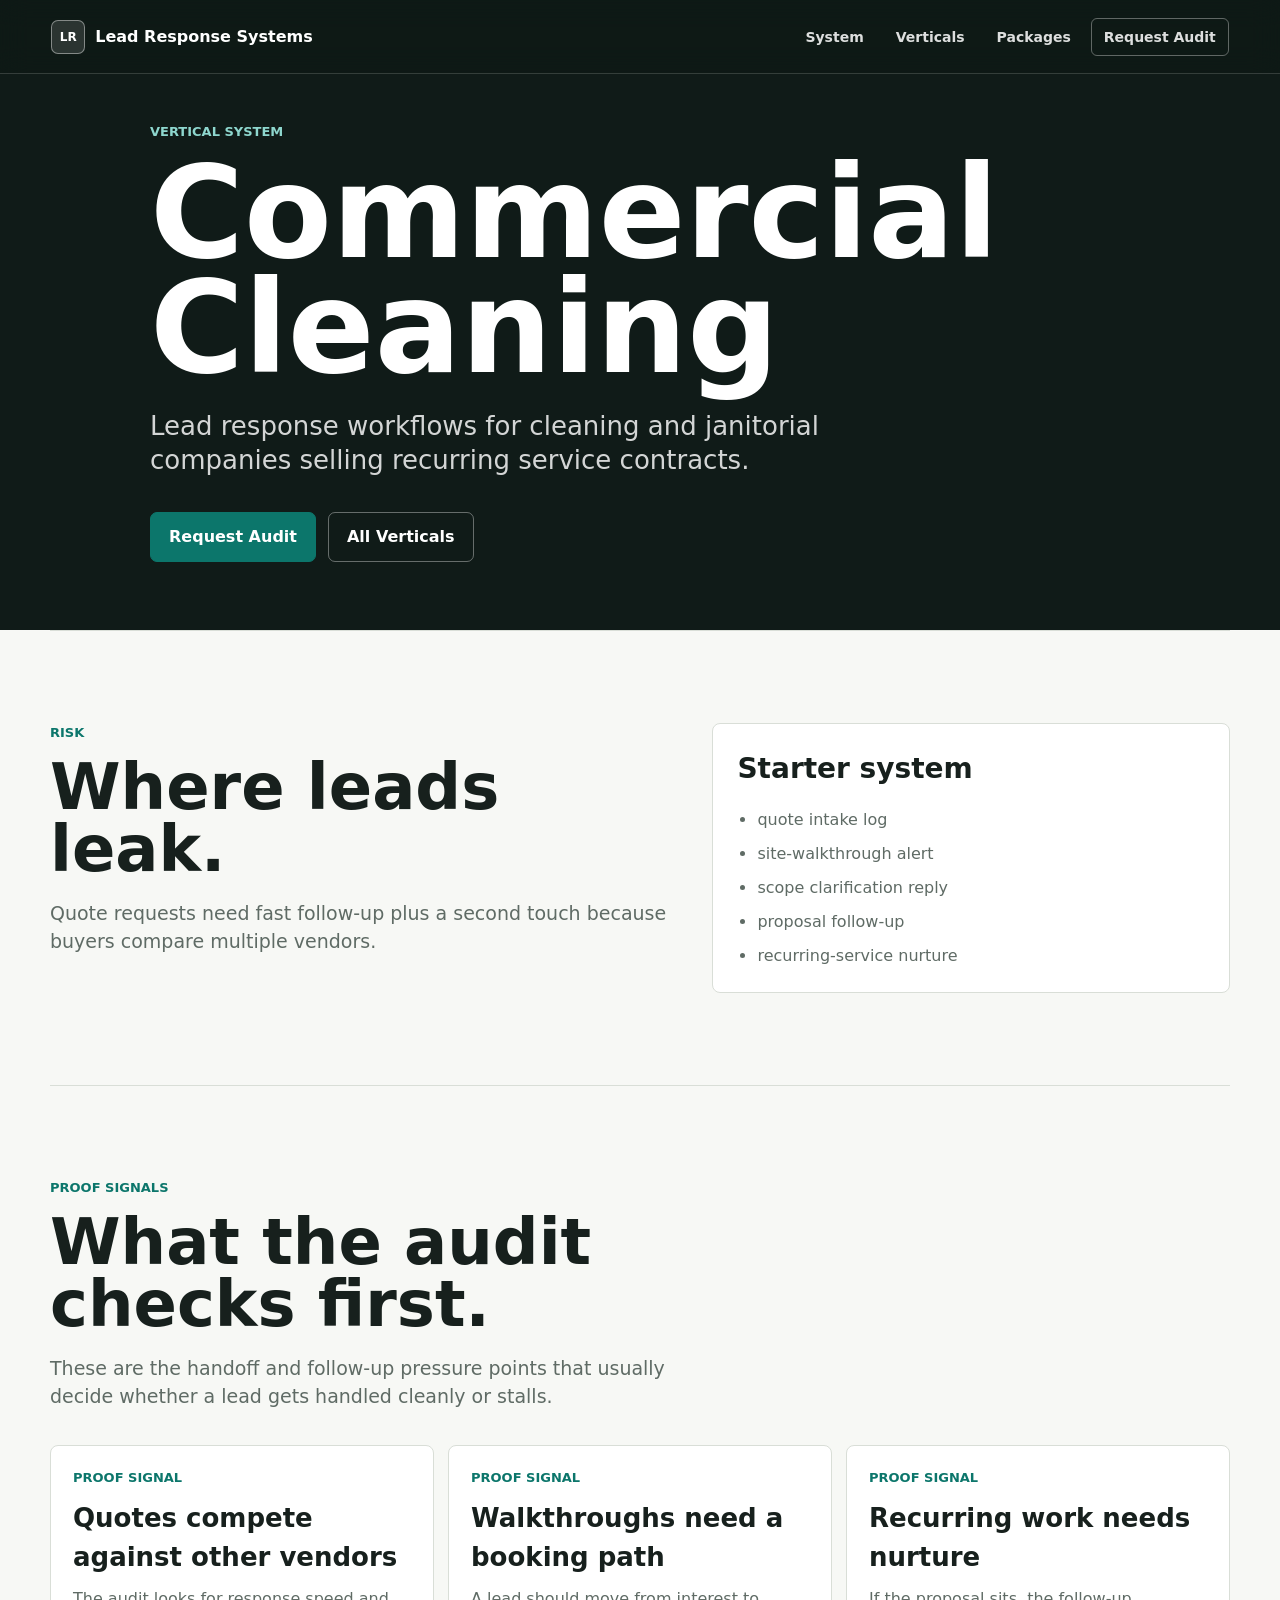
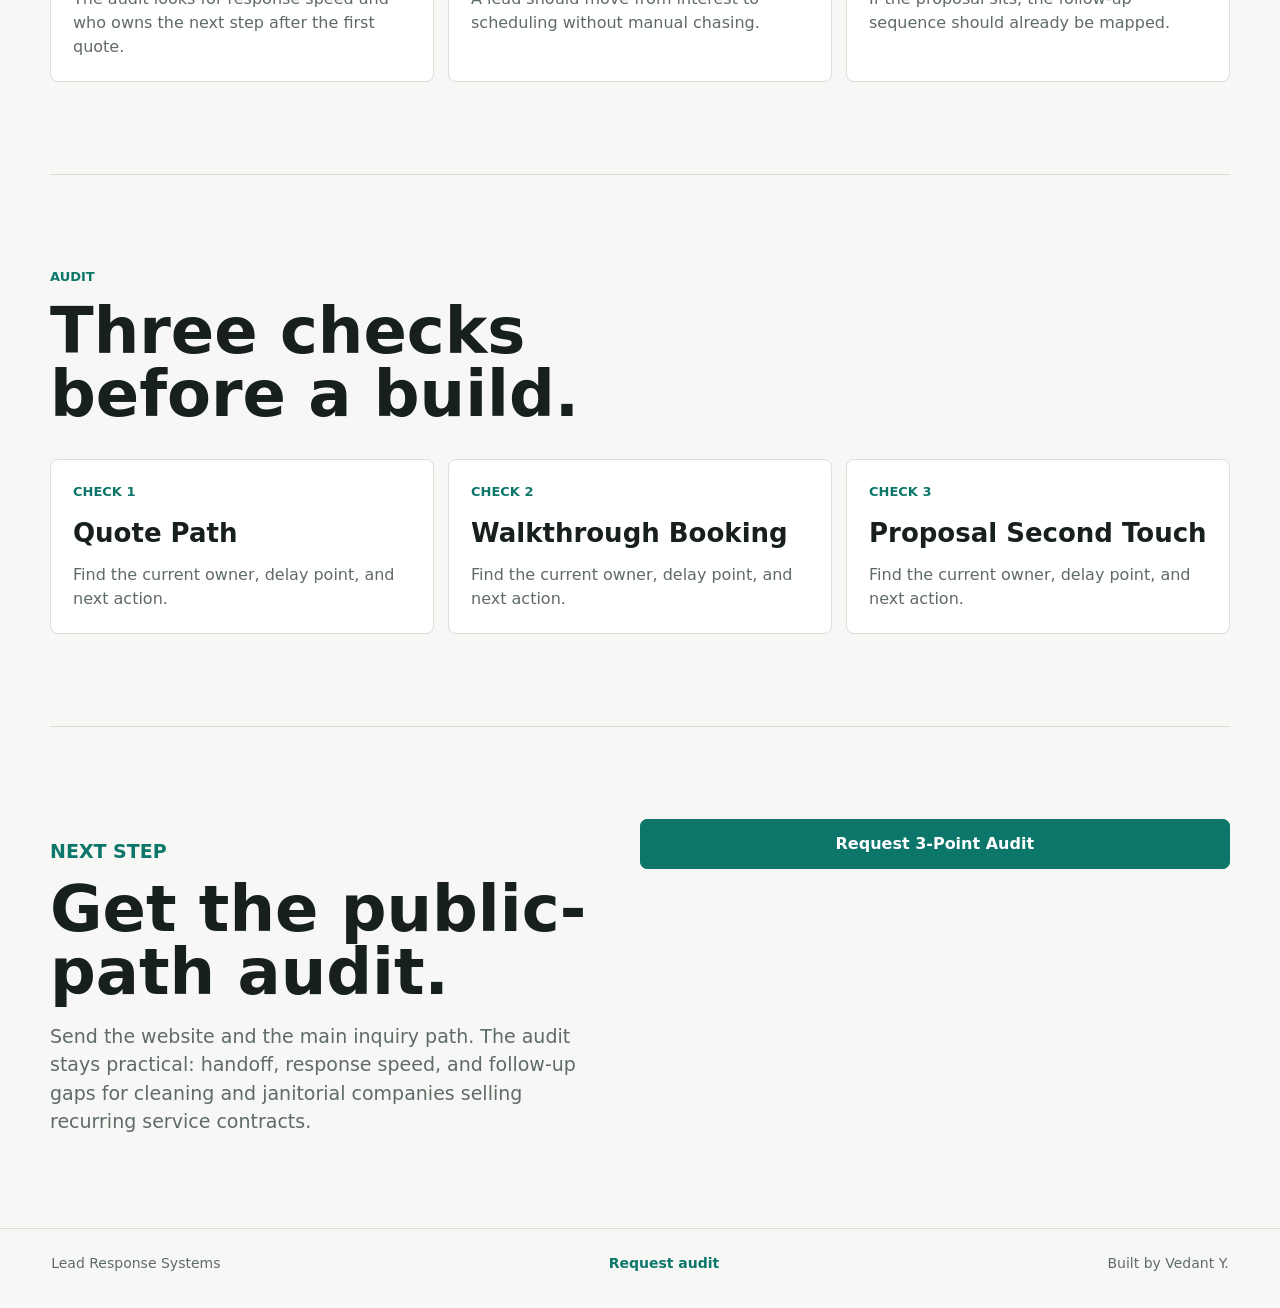
<file: verticals/commercial-cleaning.html>
<!doctype html>
<html lang="en">
  <head>
    <meta charset="utf-8">
    <meta name="viewport" content="width=device-width, initial-scale=1">
    <title>Commercial Cleaning | Lead Response Systems</title>
    <meta name="description" content="Lead response system for cleaning and janitorial companies selling recurring service contracts.">
    <link rel="stylesheet" href="../styles.css">
  </head>
  <body>
    <header class="site-header">
      <a class="brand" href="../index.html#top" aria-label="Lead Response Systems home">
        <span class="brand-mark" aria-hidden="true">LR</span>
        <span>Lead Response Systems</span>
      </a>
      <nav aria-label="Main navigation">
        <a href="../index.html#system">System</a>
        <a href="./index.html">Verticals</a>
        <a href="../index.html#packages">Packages</a>
        <a class="nav-action" href="../index.html#audit-request">Request Audit</a>
      </nav>
    </header>
    <main>
      <section class="subhero">
        <div>
          <p class="eyebrow">Vertical system</p>
          <h1>Commercial Cleaning</h1>
          <p class="hero-copy">Lead response workflows for cleaning and janitorial companies selling recurring service contracts.</p>
          <div class="hero-actions">
            <a class="button primary" href="../index.html#audit-request">Request Audit</a>
            <a class="button secondary" href="./index.html">All Verticals</a>
          </div>
        </div>
      </section>
      <section class="section split-section">
        <div class="section-copy">
          <p class="eyebrow">Risk</p>
          <h2>Where leads leak.</h2>
          <p>Quote requests need fast follow-up plus a second touch because buyers compare multiple vendors.</p>
        </div>
        <div class="detail-panel">
          <h3>Starter system</h3>
          <ul><li>quote intake log</li>
<li>site-walkthrough alert</li>
<li>scope clarification reply</li>
<li>proposal follow-up</li>
<li>recurring-service nurture</li></ul>
        </div>
      </section>
      <section class="section packages-section">
        <div class="section-copy">
          <p class="eyebrow">Proof signals</p>
          <h2>What the audit checks first.</h2>
          <p>These are the handoff and follow-up pressure points that usually decide whether a lead gets handled cleanly or stalls.</p>
        </div>
        <div class="packages compact proof-grid">
          <article>
          <p class="package-label">Proof signal</p>
          <h3>Quotes compete against other vendors</h3>
          <p>The audit looks for response speed and who owns the next step after the first quote.</p>
        </article>
<article>
          <p class="package-label">Proof signal</p>
          <h3>Walkthroughs need a booking path</h3>
          <p>A lead should move from interest to scheduling without manual chasing.</p>
        </article>
<article>
          <p class="package-label">Proof signal</p>
          <h3>Recurring work needs nurture</h3>
          <p>If the proposal sits, the follow-up sequence should already be mapped.</p>
        </article>
        </div>
      </section>
      <section class="section packages-section">
        <div class="section-copy">
          <p class="eyebrow">Audit</p>
          <h2>Three checks before a build.</h2>
        </div>
        <div class="packages compact">
          <article><p class='package-label'>Check 1</p><h3>Quote Path</h3><p>Find the current owner, delay point, and next action.</p></article><article><p class='package-label'>Check 2</p><h3>Walkthrough Booking</h3><p>Find the current owner, delay point, and next action.</p></article><article><p class='package-label'>Check 3</p><h3>Proposal Second Touch</h3><p>Find the current owner, delay point, and next action.</p></article>
        </div>
      </section>
      <section class="section audit-section">
        <div>
          <p class="eyebrow">Next step</p>
          <h2>Get the public-path audit.</h2>
          <p>Send the website and the main inquiry path. The audit stays practical: handoff, response speed, and follow-up gaps for cleaning and janitorial companies selling recurring service contracts.</p>
        </div>
        <a class="button primary" href="../index.html#audit-request">Request 3-Point Audit</a>
      </section>
    </main>
    <footer>
      <span>Lead Response Systems</span>
      <a href="../index.html#audit-request">Request audit</a>
      <span>Built by Vedant Y.</span>
    </footer>
  </body>
</html>
</file>
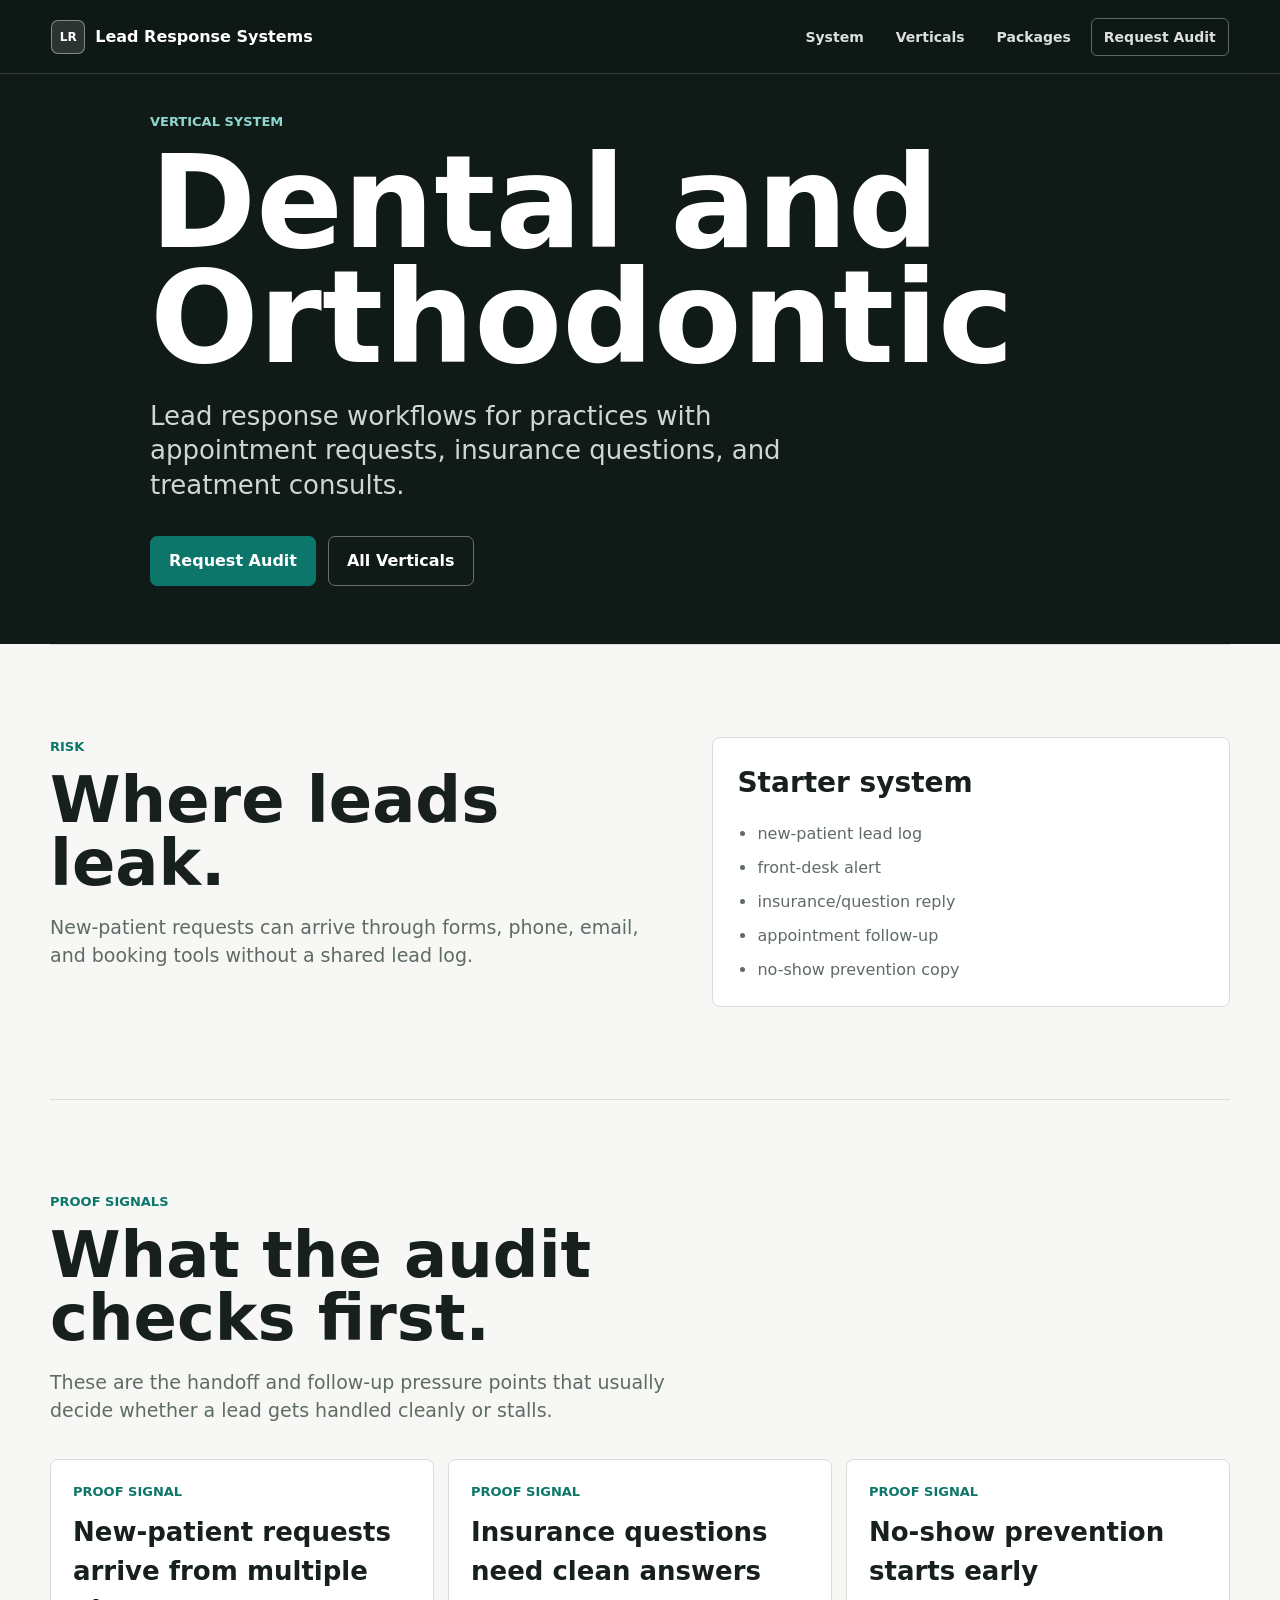
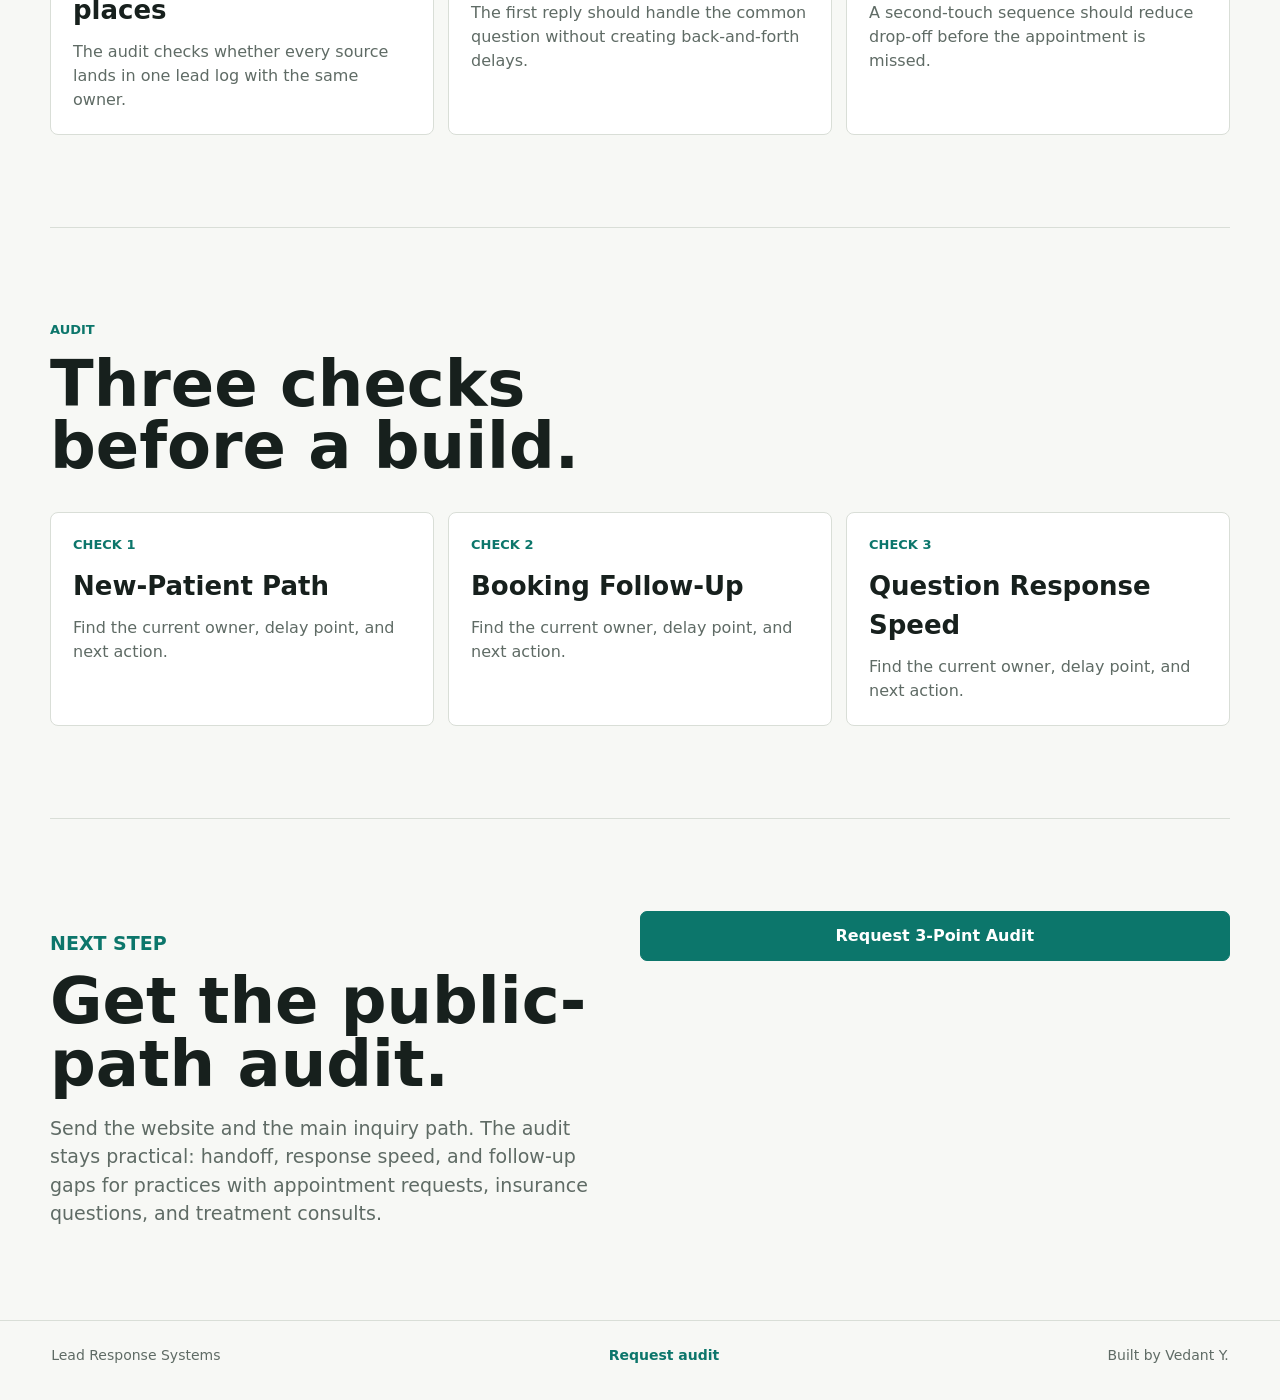
<file: verticals/dental-orthodontic.html>
<!doctype html>
<html lang="en">
  <head>
    <meta charset="utf-8">
    <meta name="viewport" content="width=device-width, initial-scale=1">
    <title>Dental and Orthodontic | Lead Response Systems</title>
    <meta name="description" content="Lead response system for practices with appointment requests, insurance questions, and treatment consults.">
    <link rel="stylesheet" href="../styles.css">
  </head>
  <body>
    <header class="site-header">
      <a class="brand" href="../index.html#top" aria-label="Lead Response Systems home">
        <span class="brand-mark" aria-hidden="true">LR</span>
        <span>Lead Response Systems</span>
      </a>
      <nav aria-label="Main navigation">
        <a href="../index.html#system">System</a>
        <a href="./index.html">Verticals</a>
        <a href="../index.html#packages">Packages</a>
        <a class="nav-action" href="../index.html#audit-request">Request Audit</a>
      </nav>
    </header>
    <main>
      <section class="subhero">
        <div>
          <p class="eyebrow">Vertical system</p>
          <h1>Dental and Orthodontic</h1>
          <p class="hero-copy">Lead response workflows for practices with appointment requests, insurance questions, and treatment consults.</p>
          <div class="hero-actions">
            <a class="button primary" href="../index.html#audit-request">Request Audit</a>
            <a class="button secondary" href="./index.html">All Verticals</a>
          </div>
        </div>
      </section>
      <section class="section split-section">
        <div class="section-copy">
          <p class="eyebrow">Risk</p>
          <h2>Where leads leak.</h2>
          <p>New-patient requests can arrive through forms, phone, email, and booking tools without a shared lead log.</p>
        </div>
        <div class="detail-panel">
          <h3>Starter system</h3>
          <ul><li>new-patient lead log</li>
<li>front-desk alert</li>
<li>insurance/question reply</li>
<li>appointment follow-up</li>
<li>no-show prevention copy</li></ul>
        </div>
      </section>
      <section class="section packages-section">
        <div class="section-copy">
          <p class="eyebrow">Proof signals</p>
          <h2>What the audit checks first.</h2>
          <p>These are the handoff and follow-up pressure points that usually decide whether a lead gets handled cleanly or stalls.</p>
        </div>
        <div class="packages compact proof-grid">
          <article>
          <p class="package-label">Proof signal</p>
          <h3>New-patient requests arrive from multiple places</h3>
          <p>The audit checks whether every source lands in one lead log with the same owner.</p>
        </article>
<article>
          <p class="package-label">Proof signal</p>
          <h3>Insurance questions need clean answers</h3>
          <p>The first reply should handle the common question without creating back-and-forth delays.</p>
        </article>
<article>
          <p class="package-label">Proof signal</p>
          <h3>No-show prevention starts early</h3>
          <p>A second-touch sequence should reduce drop-off before the appointment is missed.</p>
        </article>
        </div>
      </section>
      <section class="section packages-section">
        <div class="section-copy">
          <p class="eyebrow">Audit</p>
          <h2>Three checks before a build.</h2>
        </div>
        <div class="packages compact">
          <article><p class='package-label'>Check 1</p><h3>New-Patient Path</h3><p>Find the current owner, delay point, and next action.</p></article><article><p class='package-label'>Check 2</p><h3>Booking Follow-Up</h3><p>Find the current owner, delay point, and next action.</p></article><article><p class='package-label'>Check 3</p><h3>Question Response Speed</h3><p>Find the current owner, delay point, and next action.</p></article>
        </div>
      </section>
      <section class="section audit-section">
        <div>
          <p class="eyebrow">Next step</p>
          <h2>Get the public-path audit.</h2>
          <p>Send the website and the main inquiry path. The audit stays practical: handoff, response speed, and follow-up gaps for practices with appointment requests, insurance questions, and treatment consults.</p>
        </div>
        <a class="button primary" href="../index.html#audit-request">Request 3-Point Audit</a>
      </section>
    </main>
    <footer>
      <span>Lead Response Systems</span>
      <a href="../index.html#audit-request">Request audit</a>
      <span>Built by Vedant Y.</span>
    </footer>
  </body>
</html>
</file>
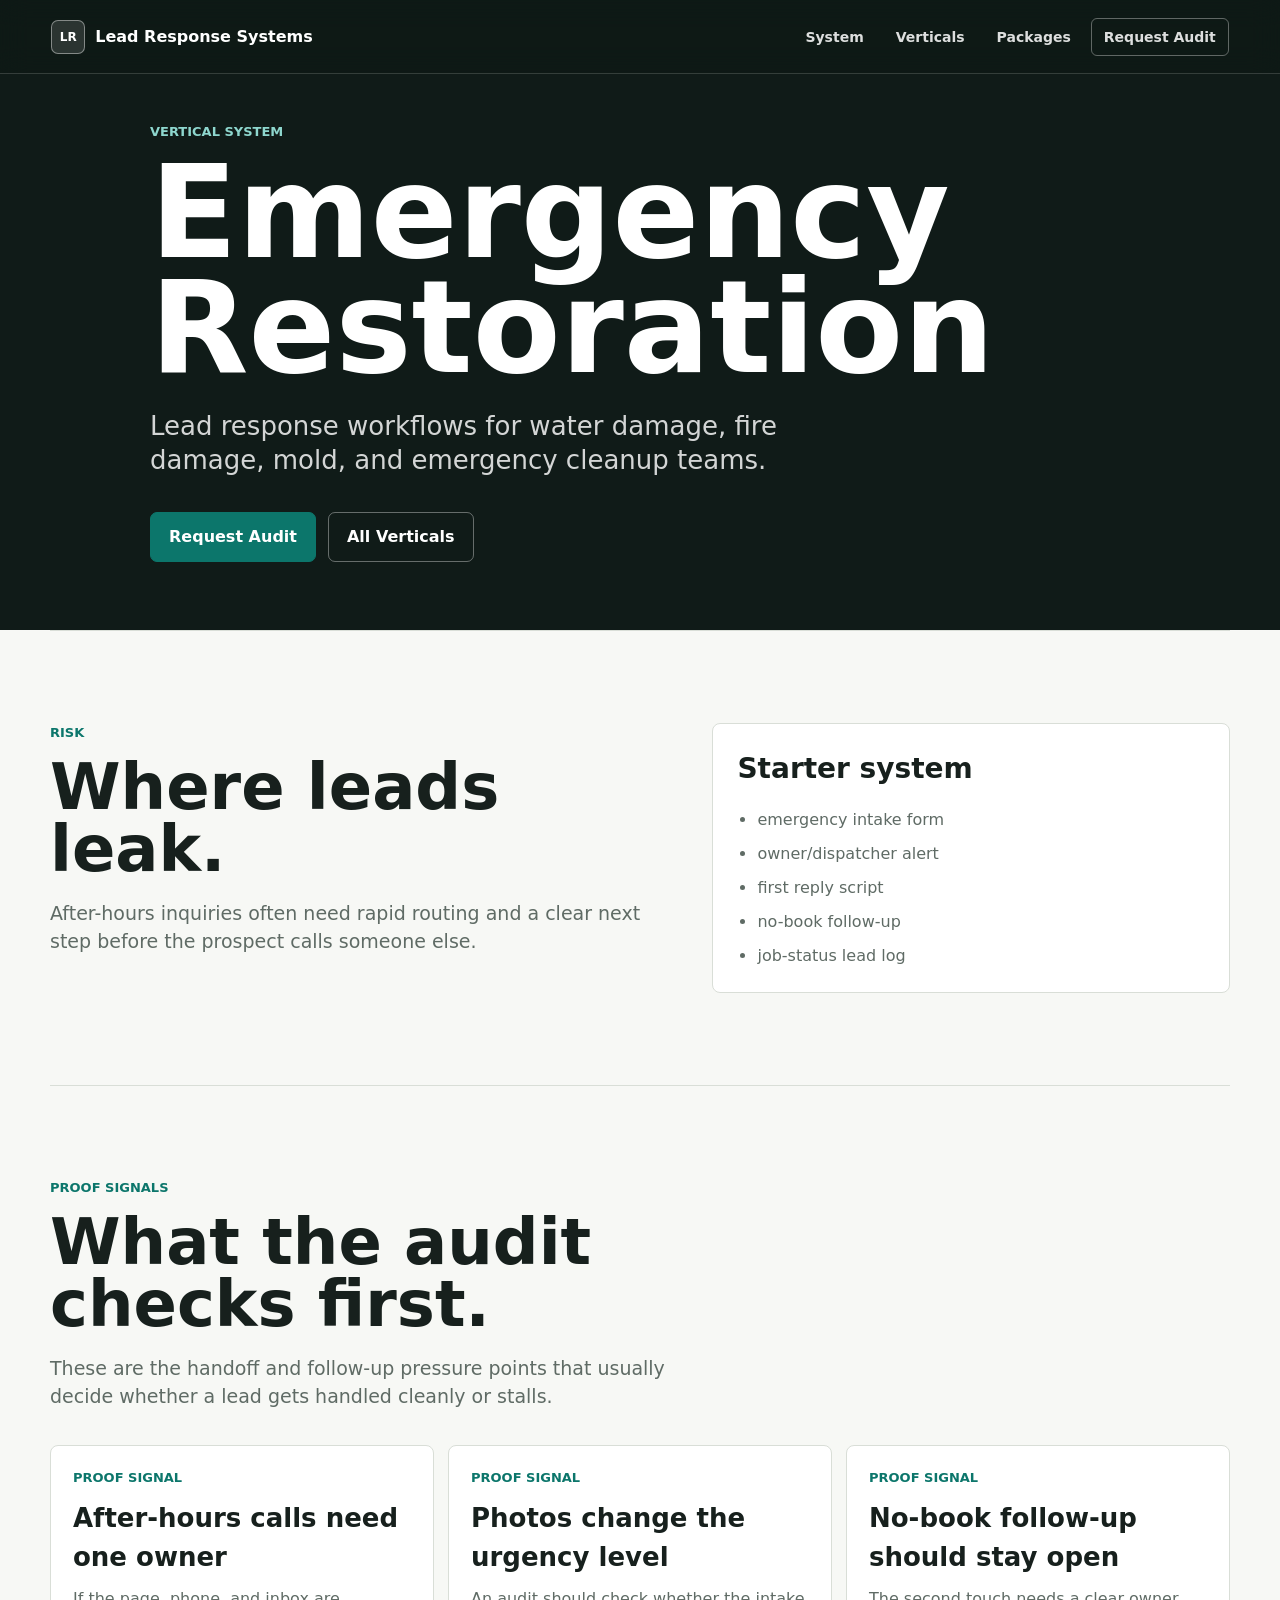
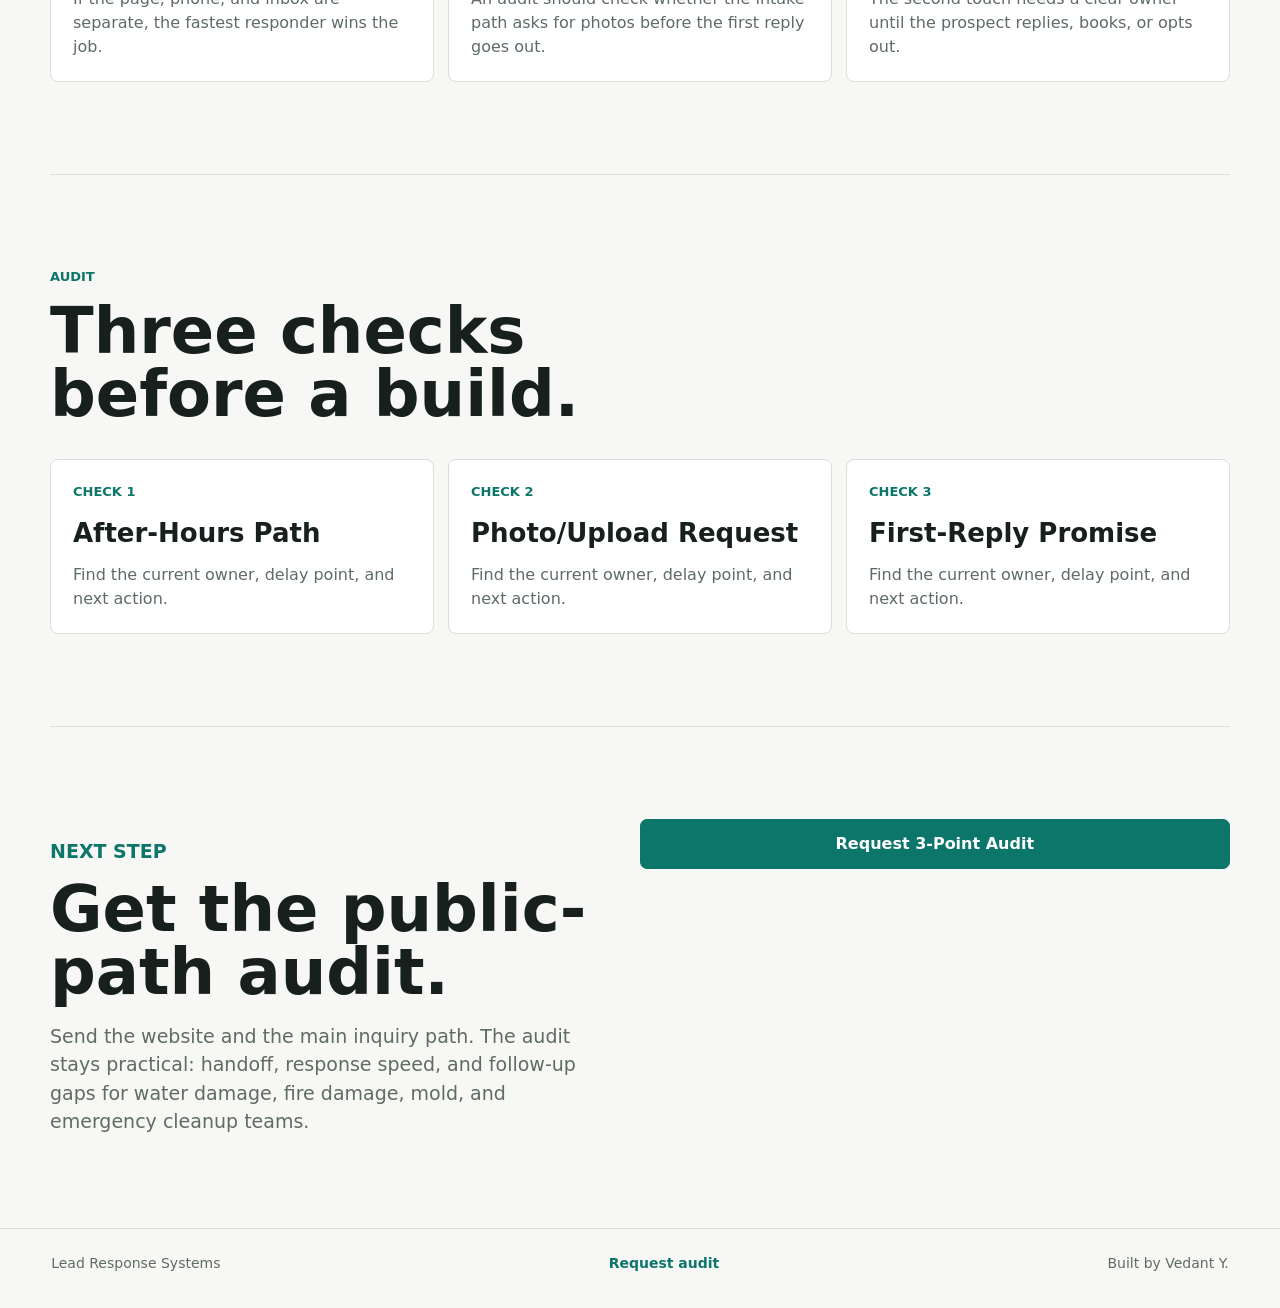
<file: verticals/emergency-restoration.html>
<!doctype html>
<html lang="en">
  <head>
    <meta charset="utf-8">
    <meta name="viewport" content="width=device-width, initial-scale=1">
    <title>Emergency Restoration | Lead Response Systems</title>
    <meta name="description" content="Lead response system for water damage, fire damage, mold, and emergency cleanup teams.">
    <link rel="stylesheet" href="../styles.css">
  </head>
  <body>
    <header class="site-header">
      <a class="brand" href="../index.html#top" aria-label="Lead Response Systems home">
        <span class="brand-mark" aria-hidden="true">LR</span>
        <span>Lead Response Systems</span>
      </a>
      <nav aria-label="Main navigation">
        <a href="../index.html#system">System</a>
        <a href="./index.html">Verticals</a>
        <a href="../index.html#packages">Packages</a>
        <a class="nav-action" href="../index.html#audit-request">Request Audit</a>
      </nav>
    </header>
    <main>
      <section class="subhero">
        <div>
          <p class="eyebrow">Vertical system</p>
          <h1>Emergency Restoration</h1>
          <p class="hero-copy">Lead response workflows for water damage, fire damage, mold, and emergency cleanup teams.</p>
          <div class="hero-actions">
            <a class="button primary" href="../index.html#audit-request">Request Audit</a>
            <a class="button secondary" href="./index.html">All Verticals</a>
          </div>
        </div>
      </section>
      <section class="section split-section">
        <div class="section-copy">
          <p class="eyebrow">Risk</p>
          <h2>Where leads leak.</h2>
          <p>After-hours inquiries often need rapid routing and a clear next step before the prospect calls someone else.</p>
        </div>
        <div class="detail-panel">
          <h3>Starter system</h3>
          <ul><li>emergency intake form</li>
<li>owner/dispatcher alert</li>
<li>first reply script</li>
<li>no-book follow-up</li>
<li>job-status lead log</li></ul>
        </div>
      </section>
      <section class="section packages-section">
        <div class="section-copy">
          <p class="eyebrow">Proof signals</p>
          <h2>What the audit checks first.</h2>
          <p>These are the handoff and follow-up pressure points that usually decide whether a lead gets handled cleanly or stalls.</p>
        </div>
        <div class="packages compact proof-grid">
          <article>
          <p class="package-label">Proof signal</p>
          <h3>After-hours calls need one owner</h3>
          <p>If the page, phone, and inbox are separate, the fastest responder wins the job.</p>
        </article>
<article>
          <p class="package-label">Proof signal</p>
          <h3>Photos change the urgency level</h3>
          <p>An audit should check whether the intake path asks for photos before the first reply goes out.</p>
        </article>
<article>
          <p class="package-label">Proof signal</p>
          <h3>No-book follow-up should stay open</h3>
          <p>The second touch needs a clear owner until the prospect replies, books, or opts out.</p>
        </article>
        </div>
      </section>
      <section class="section packages-section">
        <div class="section-copy">
          <p class="eyebrow">Audit</p>
          <h2>Three checks before a build.</h2>
        </div>
        <div class="packages compact">
          <article><p class='package-label'>Check 1</p><h3>After-Hours Path</h3><p>Find the current owner, delay point, and next action.</p></article><article><p class='package-label'>Check 2</p><h3>Photo/Upload Request</h3><p>Find the current owner, delay point, and next action.</p></article><article><p class='package-label'>Check 3</p><h3>First-Reply Promise</h3><p>Find the current owner, delay point, and next action.</p></article>
        </div>
      </section>
      <section class="section audit-section">
        <div>
          <p class="eyebrow">Next step</p>
          <h2>Get the public-path audit.</h2>
          <p>Send the website and the main inquiry path. The audit stays practical: handoff, response speed, and follow-up gaps for water damage, fire damage, mold, and emergency cleanup teams.</p>
        </div>
        <a class="button primary" href="../index.html#audit-request">Request 3-Point Audit</a>
      </section>
    </main>
    <footer>
      <span>Lead Response Systems</span>
      <a href="../index.html#audit-request">Request audit</a>
      <span>Built by Vedant Y.</span>
    </footer>
  </body>
</html>
</file>
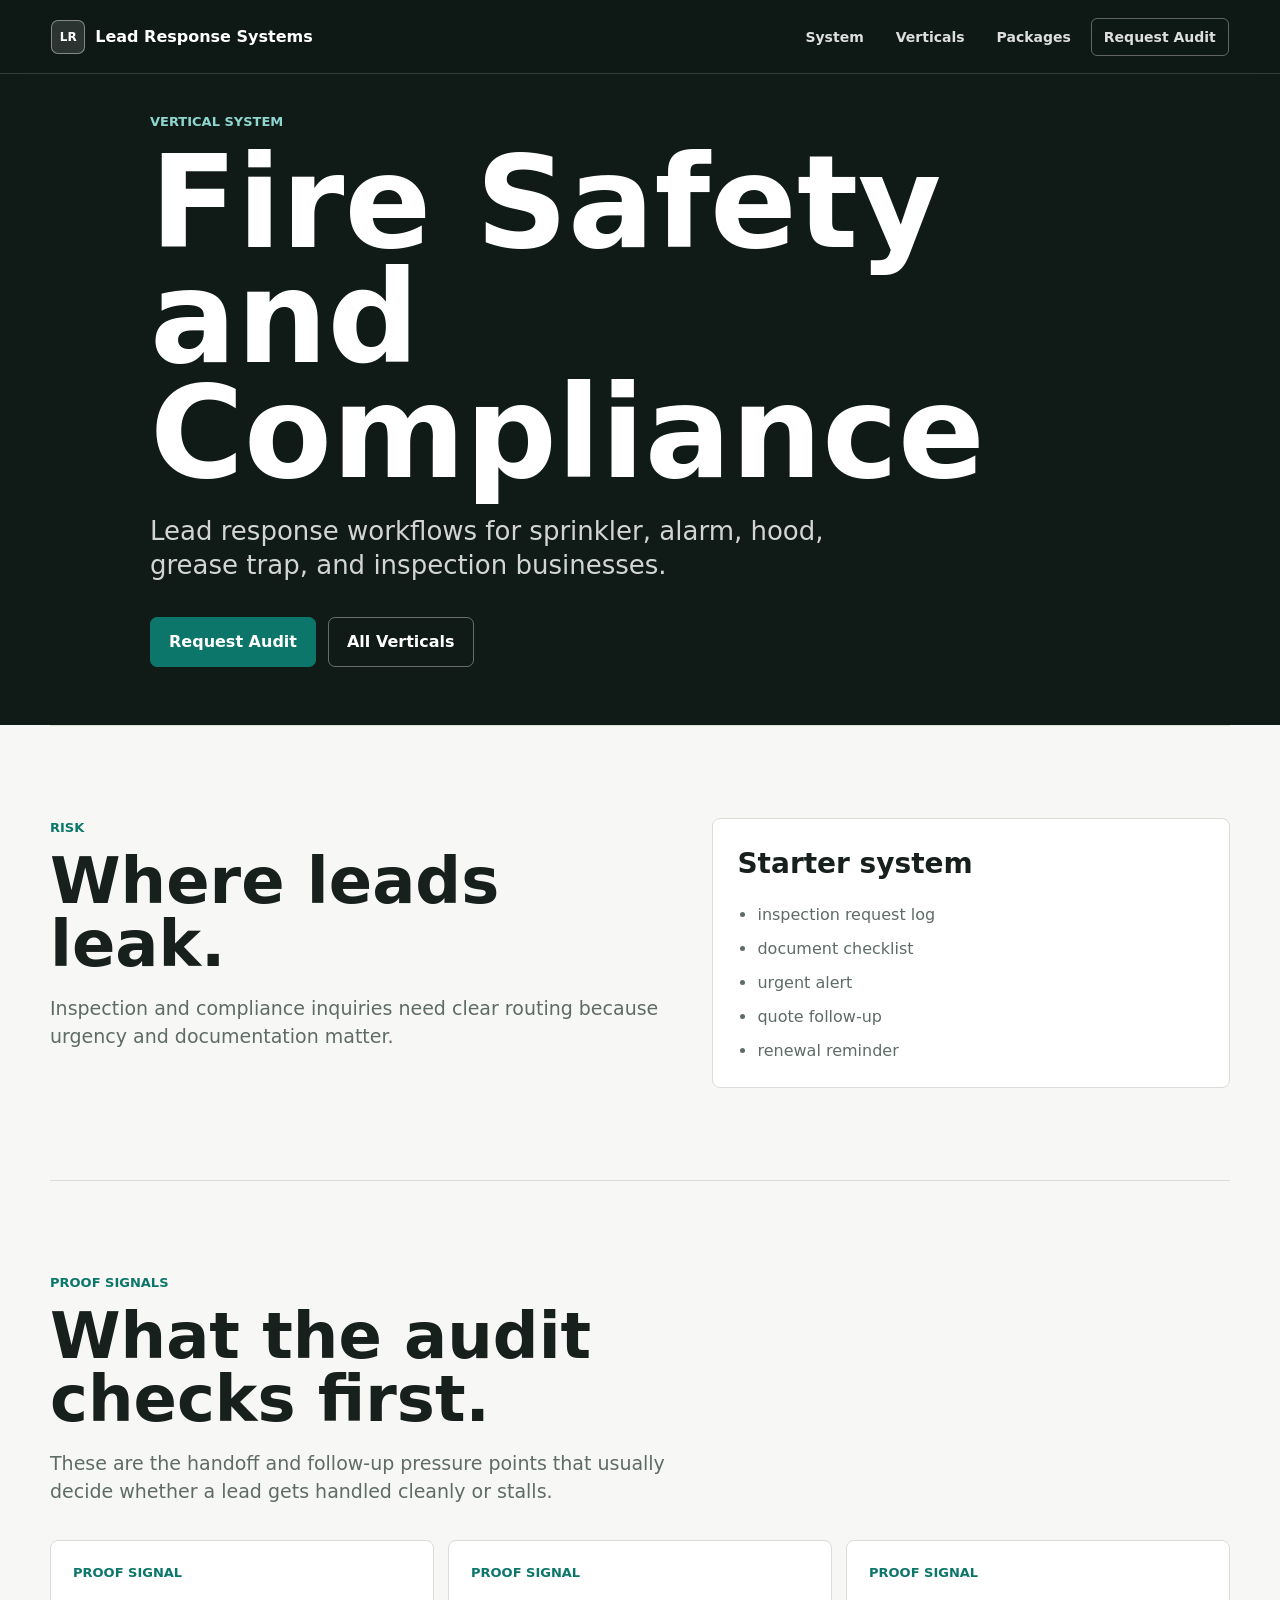
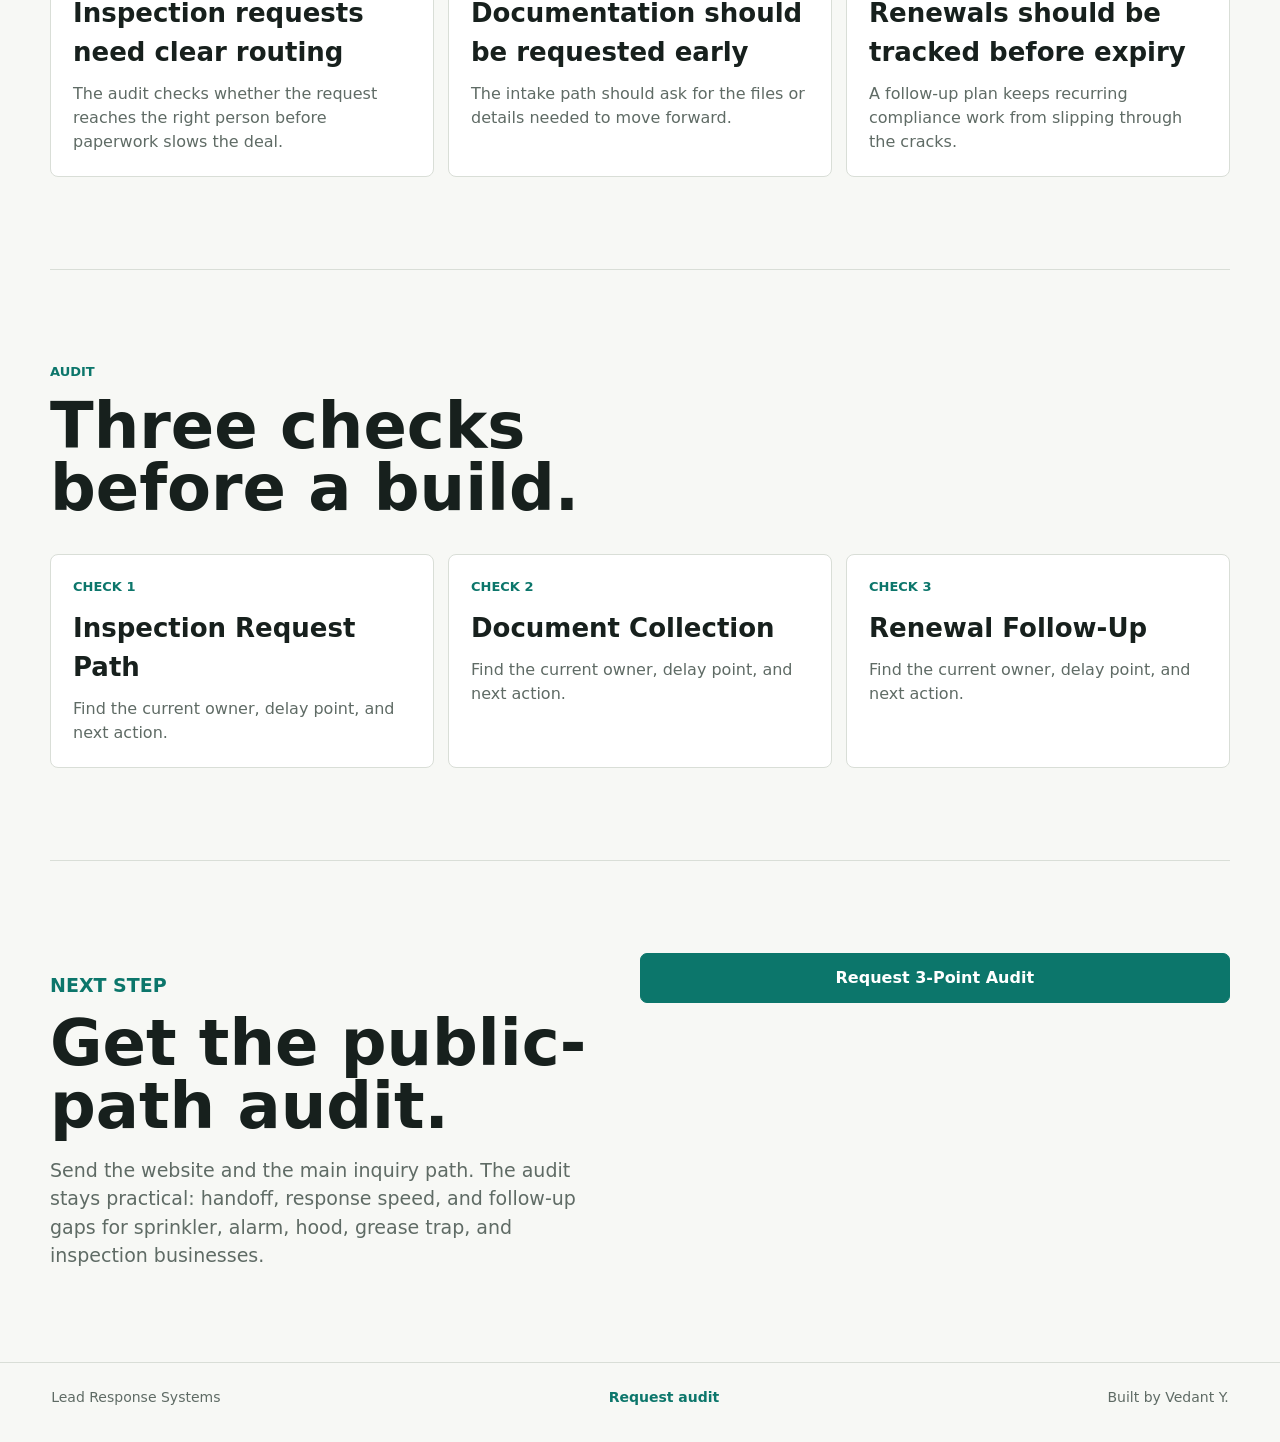
<file: verticals/fire-safety-compliance.html>
<!doctype html>
<html lang="en">
  <head>
    <meta charset="utf-8">
    <meta name="viewport" content="width=device-width, initial-scale=1">
    <title>Fire Safety and Compliance | Lead Response Systems</title>
    <meta name="description" content="Lead response system for sprinkler, alarm, hood, grease trap, and inspection businesses.">
    <link rel="stylesheet" href="../styles.css">
  </head>
  <body>
    <header class="site-header">
      <a class="brand" href="../index.html#top" aria-label="Lead Response Systems home">
        <span class="brand-mark" aria-hidden="true">LR</span>
        <span>Lead Response Systems</span>
      </a>
      <nav aria-label="Main navigation">
        <a href="../index.html#system">System</a>
        <a href="./index.html">Verticals</a>
        <a href="../index.html#packages">Packages</a>
        <a class="nav-action" href="../index.html#audit-request">Request Audit</a>
      </nav>
    </header>
    <main>
      <section class="subhero">
        <div>
          <p class="eyebrow">Vertical system</p>
          <h1>Fire Safety and Compliance</h1>
          <p class="hero-copy">Lead response workflows for sprinkler, alarm, hood, grease trap, and inspection businesses.</p>
          <div class="hero-actions">
            <a class="button primary" href="../index.html#audit-request">Request Audit</a>
            <a class="button secondary" href="./index.html">All Verticals</a>
          </div>
        </div>
      </section>
      <section class="section split-section">
        <div class="section-copy">
          <p class="eyebrow">Risk</p>
          <h2>Where leads leak.</h2>
          <p>Inspection and compliance inquiries need clear routing because urgency and documentation matter.</p>
        </div>
        <div class="detail-panel">
          <h3>Starter system</h3>
          <ul><li>inspection request log</li>
<li>document checklist</li>
<li>urgent alert</li>
<li>quote follow-up</li>
<li>renewal reminder</li></ul>
        </div>
      </section>
      <section class="section packages-section">
        <div class="section-copy">
          <p class="eyebrow">Proof signals</p>
          <h2>What the audit checks first.</h2>
          <p>These are the handoff and follow-up pressure points that usually decide whether a lead gets handled cleanly or stalls.</p>
        </div>
        <div class="packages compact proof-grid">
          <article>
          <p class="package-label">Proof signal</p>
          <h3>Inspection requests need clear routing</h3>
          <p>The audit checks whether the request reaches the right person before paperwork slows the deal.</p>
        </article>
<article>
          <p class="package-label">Proof signal</p>
          <h3>Documentation should be requested early</h3>
          <p>The intake path should ask for the files or details needed to move forward.</p>
        </article>
<article>
          <p class="package-label">Proof signal</p>
          <h3>Renewals should be tracked before expiry</h3>
          <p>A follow-up plan keeps recurring compliance work from slipping through the cracks.</p>
        </article>
        </div>
      </section>
      <section class="section packages-section">
        <div class="section-copy">
          <p class="eyebrow">Audit</p>
          <h2>Three checks before a build.</h2>
        </div>
        <div class="packages compact">
          <article><p class='package-label'>Check 1</p><h3>Inspection Request Path</h3><p>Find the current owner, delay point, and next action.</p></article><article><p class='package-label'>Check 2</p><h3>Document Collection</h3><p>Find the current owner, delay point, and next action.</p></article><article><p class='package-label'>Check 3</p><h3>Renewal Follow-Up</h3><p>Find the current owner, delay point, and next action.</p></article>
        </div>
      </section>
      <section class="section audit-section">
        <div>
          <p class="eyebrow">Next step</p>
          <h2>Get the public-path audit.</h2>
          <p>Send the website and the main inquiry path. The audit stays practical: handoff, response speed, and follow-up gaps for sprinkler, alarm, hood, grease trap, and inspection businesses.</p>
        </div>
        <a class="button primary" href="../index.html#audit-request">Request 3-Point Audit</a>
      </section>
    </main>
    <footer>
      <span>Lead Response Systems</span>
      <a href="../index.html#audit-request">Request audit</a>
      <span>Built by Vedant Y.</span>
    </footer>
  </body>
</html>
</file>
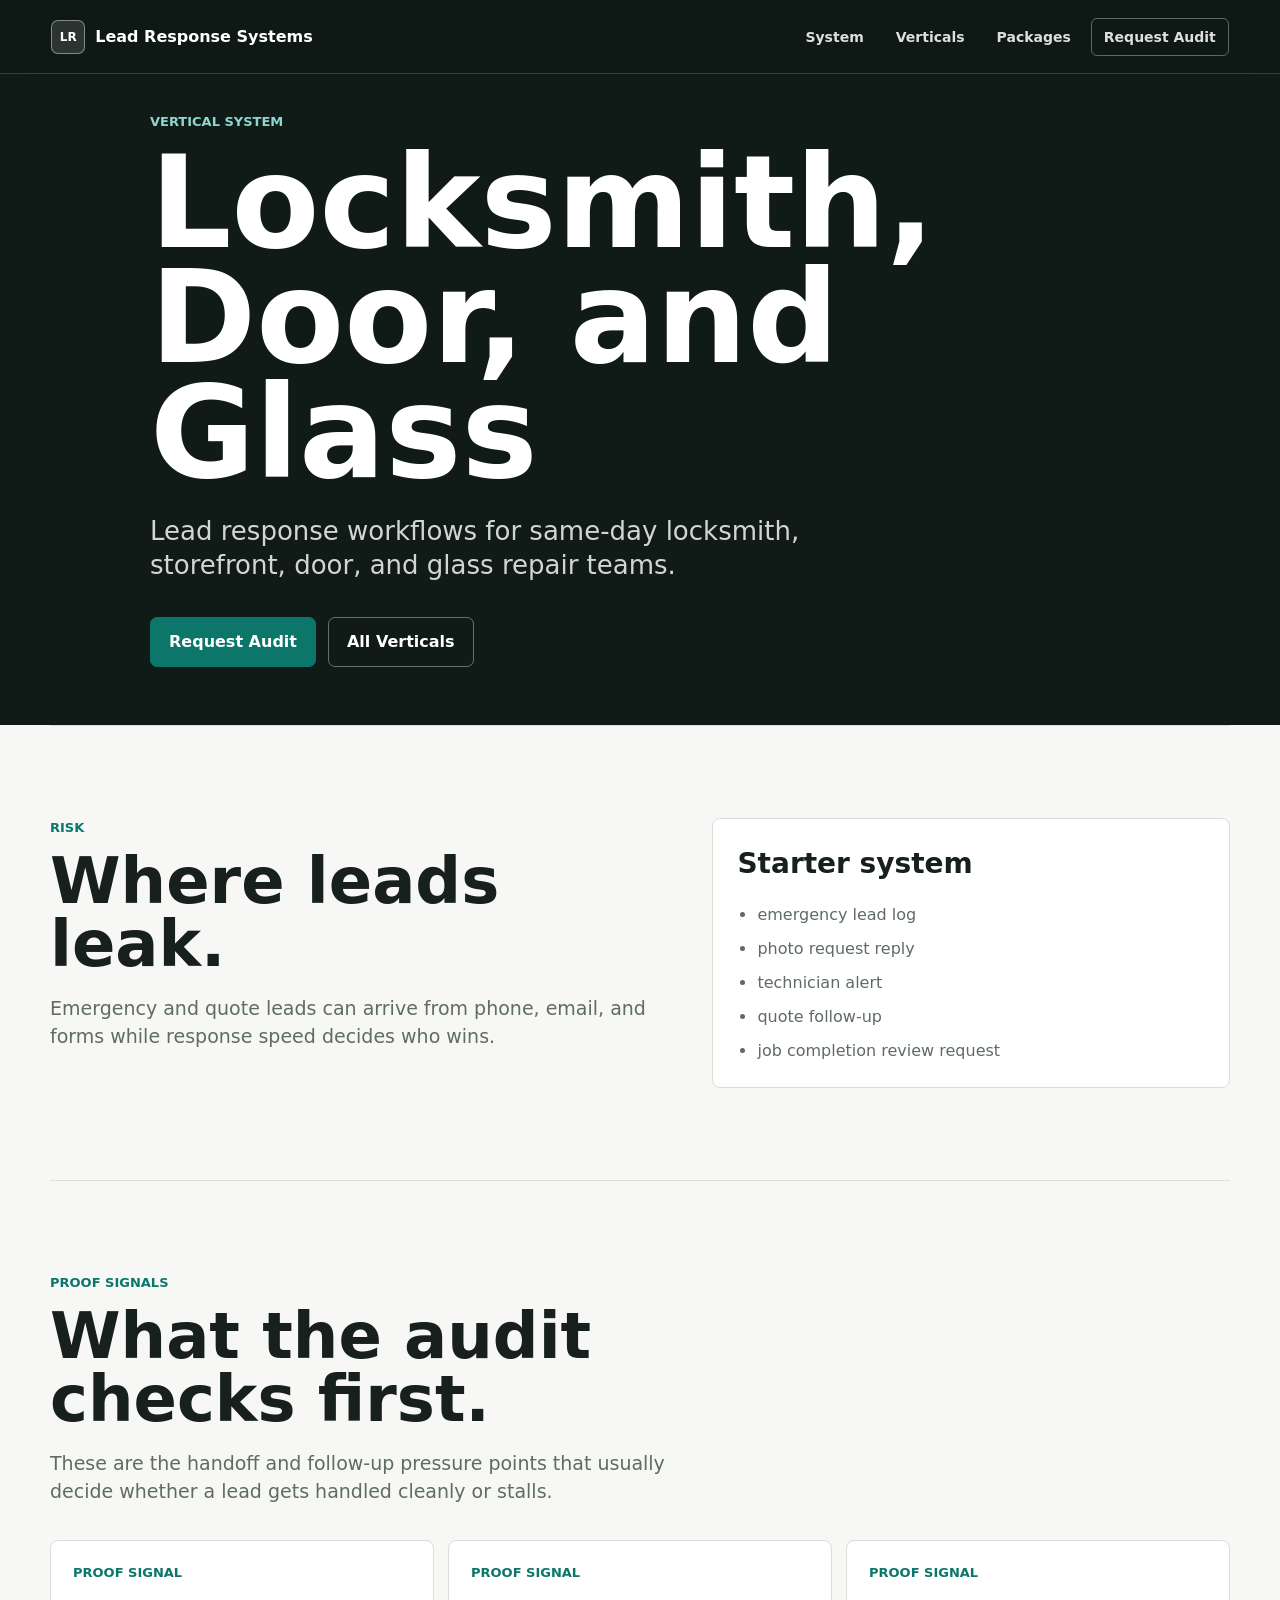
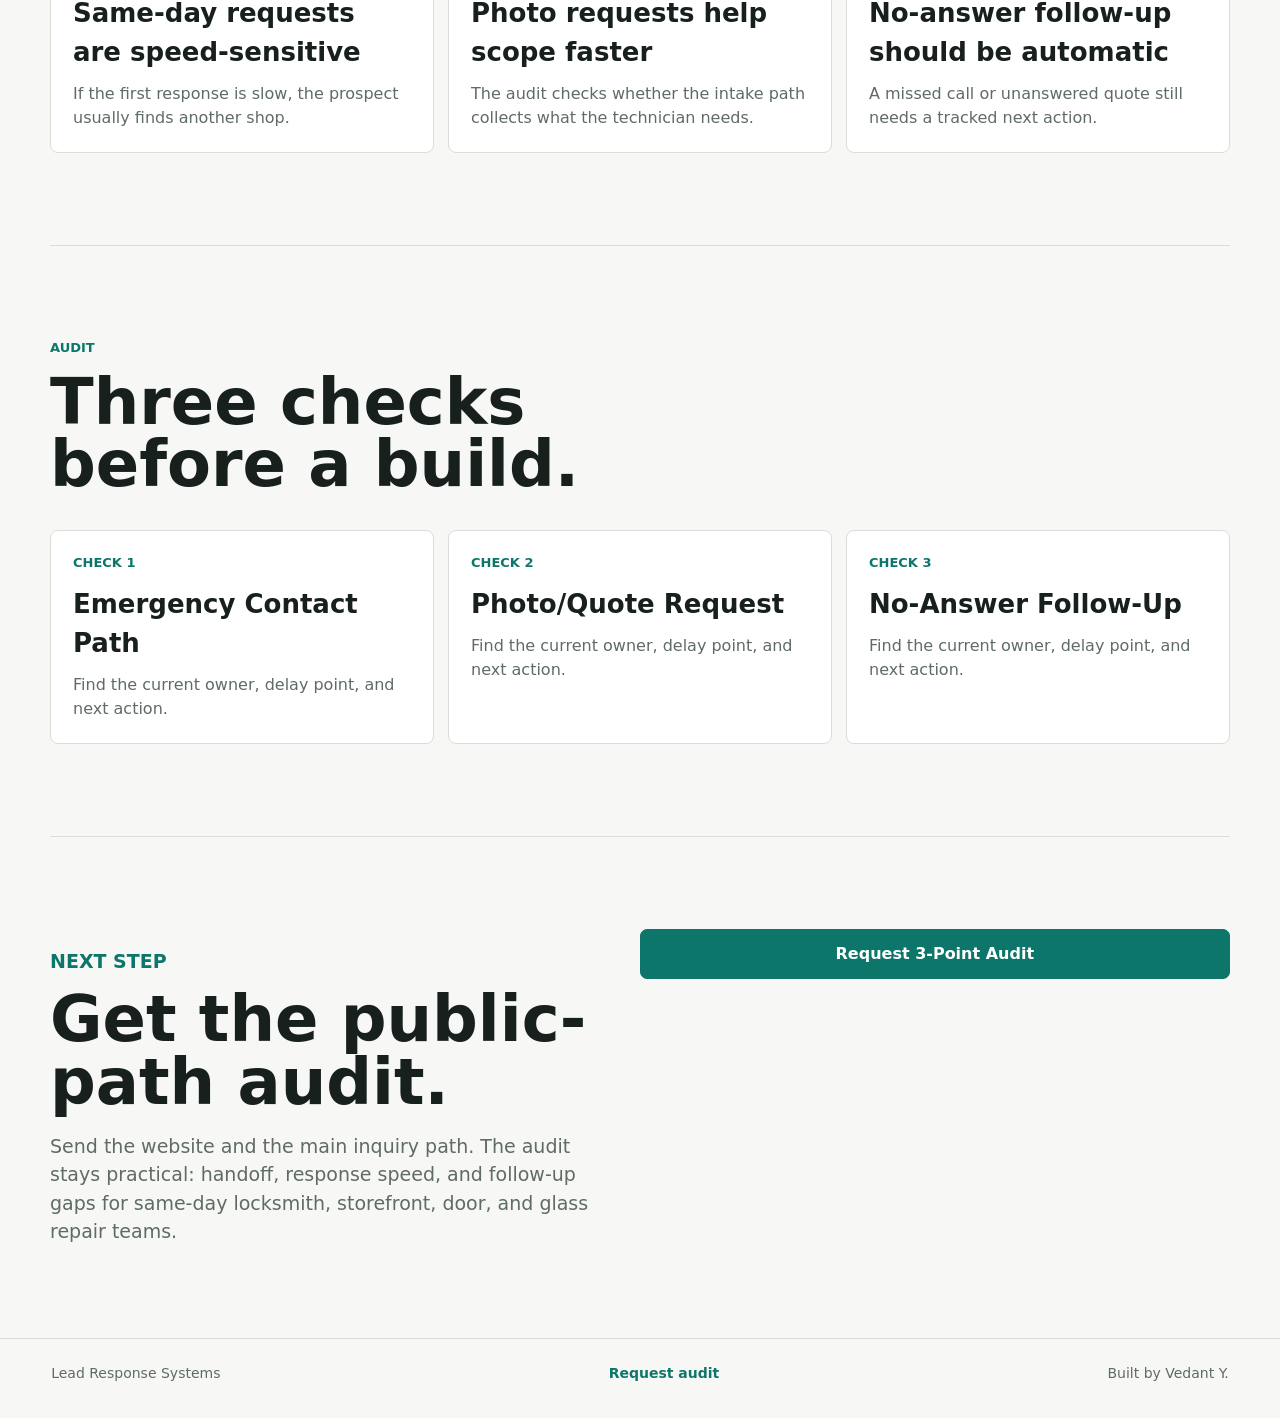
<file: verticals/locksmith-door-glass.html>
<!doctype html>
<html lang="en">
  <head>
    <meta charset="utf-8">
    <meta name="viewport" content="width=device-width, initial-scale=1">
    <title>Locksmith, Door, and Glass | Lead Response Systems</title>
    <meta name="description" content="Lead response system for same-day locksmith, storefront, door, and glass repair teams.">
    <link rel="stylesheet" href="../styles.css">
  </head>
  <body>
    <header class="site-header">
      <a class="brand" href="../index.html#top" aria-label="Lead Response Systems home">
        <span class="brand-mark" aria-hidden="true">LR</span>
        <span>Lead Response Systems</span>
      </a>
      <nav aria-label="Main navigation">
        <a href="../index.html#system">System</a>
        <a href="./index.html">Verticals</a>
        <a href="../index.html#packages">Packages</a>
        <a class="nav-action" href="../index.html#audit-request">Request Audit</a>
      </nav>
    </header>
    <main>
      <section class="subhero">
        <div>
          <p class="eyebrow">Vertical system</p>
          <h1>Locksmith, Door, and Glass</h1>
          <p class="hero-copy">Lead response workflows for same-day locksmith, storefront, door, and glass repair teams.</p>
          <div class="hero-actions">
            <a class="button primary" href="../index.html#audit-request">Request Audit</a>
            <a class="button secondary" href="./index.html">All Verticals</a>
          </div>
        </div>
      </section>
      <section class="section split-section">
        <div class="section-copy">
          <p class="eyebrow">Risk</p>
          <h2>Where leads leak.</h2>
          <p>Emergency and quote leads can arrive from phone, email, and forms while response speed decides who wins.</p>
        </div>
        <div class="detail-panel">
          <h3>Starter system</h3>
          <ul><li>emergency lead log</li>
<li>photo request reply</li>
<li>technician alert</li>
<li>quote follow-up</li>
<li>job completion review request</li></ul>
        </div>
      </section>
      <section class="section packages-section">
        <div class="section-copy">
          <p class="eyebrow">Proof signals</p>
          <h2>What the audit checks first.</h2>
          <p>These are the handoff and follow-up pressure points that usually decide whether a lead gets handled cleanly or stalls.</p>
        </div>
        <div class="packages compact proof-grid">
          <article>
          <p class="package-label">Proof signal</p>
          <h3>Same-day requests are speed-sensitive</h3>
          <p>If the first response is slow, the prospect usually finds another shop.</p>
        </article>
<article>
          <p class="package-label">Proof signal</p>
          <h3>Photo requests help scope faster</h3>
          <p>The audit checks whether the intake path collects what the technician needs.</p>
        </article>
<article>
          <p class="package-label">Proof signal</p>
          <h3>No-answer follow-up should be automatic</h3>
          <p>A missed call or unanswered quote still needs a tracked next action.</p>
        </article>
        </div>
      </section>
      <section class="section packages-section">
        <div class="section-copy">
          <p class="eyebrow">Audit</p>
          <h2>Three checks before a build.</h2>
        </div>
        <div class="packages compact">
          <article><p class='package-label'>Check 1</p><h3>Emergency Contact Path</h3><p>Find the current owner, delay point, and next action.</p></article><article><p class='package-label'>Check 2</p><h3>Photo/Quote Request</h3><p>Find the current owner, delay point, and next action.</p></article><article><p class='package-label'>Check 3</p><h3>No-Answer Follow-Up</h3><p>Find the current owner, delay point, and next action.</p></article>
        </div>
      </section>
      <section class="section audit-section">
        <div>
          <p class="eyebrow">Next step</p>
          <h2>Get the public-path audit.</h2>
          <p>Send the website and the main inquiry path. The audit stays practical: handoff, response speed, and follow-up gaps for same-day locksmith, storefront, door, and glass repair teams.</p>
        </div>
        <a class="button primary" href="../index.html#audit-request">Request 3-Point Audit</a>
      </section>
    </main>
    <footer>
      <span>Lead Response Systems</span>
      <a href="../index.html#audit-request">Request audit</a>
      <span>Built by Vedant Y.</span>
    </footer>
  </body>
</html>
</file>
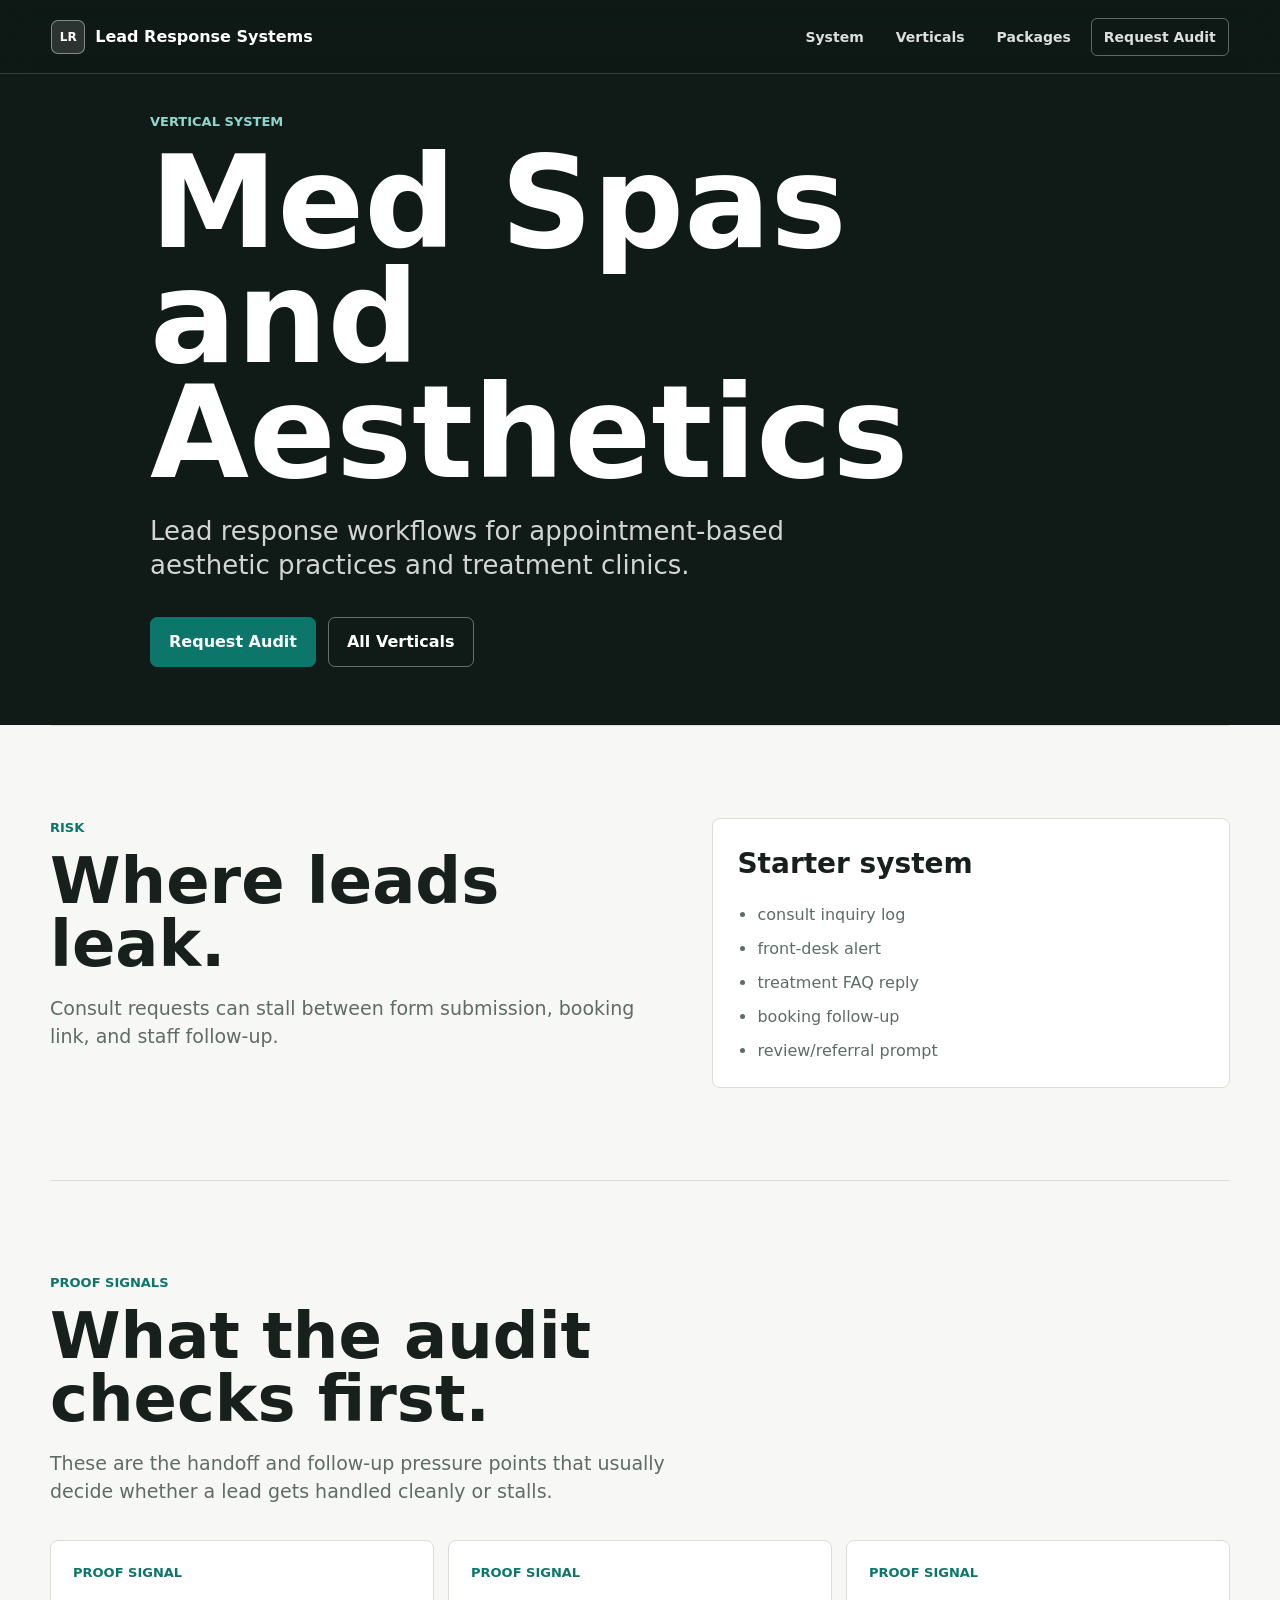
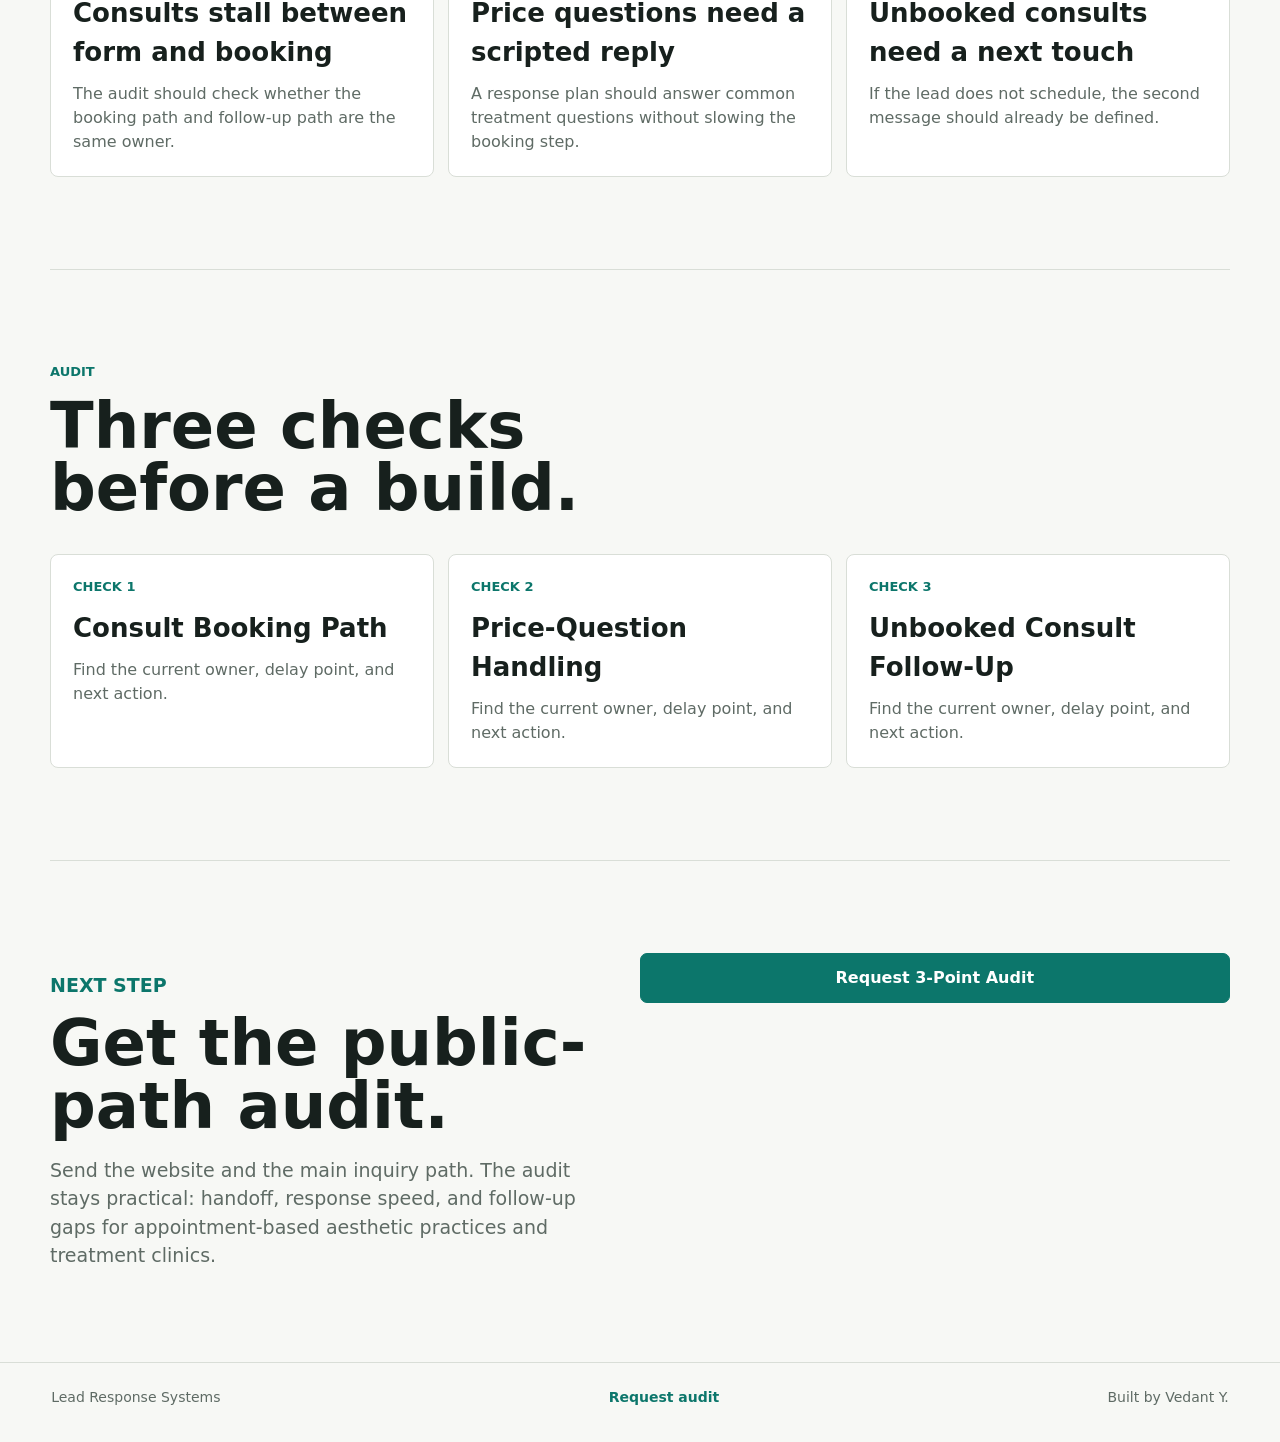
<file: verticals/med-spa-aesthetics.html>
<!doctype html>
<html lang="en">
  <head>
    <meta charset="utf-8">
    <meta name="viewport" content="width=device-width, initial-scale=1">
    <title>Med Spas and Aesthetics | Lead Response Systems</title>
    <meta name="description" content="Lead response system for appointment-based aesthetic practices and treatment clinics.">
    <link rel="stylesheet" href="../styles.css">
  </head>
  <body>
    <header class="site-header">
      <a class="brand" href="../index.html#top" aria-label="Lead Response Systems home">
        <span class="brand-mark" aria-hidden="true">LR</span>
        <span>Lead Response Systems</span>
      </a>
      <nav aria-label="Main navigation">
        <a href="../index.html#system">System</a>
        <a href="./index.html">Verticals</a>
        <a href="../index.html#packages">Packages</a>
        <a class="nav-action" href="../index.html#audit-request">Request Audit</a>
      </nav>
    </header>
    <main>
      <section class="subhero">
        <div>
          <p class="eyebrow">Vertical system</p>
          <h1>Med Spas and Aesthetics</h1>
          <p class="hero-copy">Lead response workflows for appointment-based aesthetic practices and treatment clinics.</p>
          <div class="hero-actions">
            <a class="button primary" href="../index.html#audit-request">Request Audit</a>
            <a class="button secondary" href="./index.html">All Verticals</a>
          </div>
        </div>
      </section>
      <section class="section split-section">
        <div class="section-copy">
          <p class="eyebrow">Risk</p>
          <h2>Where leads leak.</h2>
          <p>Consult requests can stall between form submission, booking link, and staff follow-up.</p>
        </div>
        <div class="detail-panel">
          <h3>Starter system</h3>
          <ul><li>consult inquiry log</li>
<li>front-desk alert</li>
<li>treatment FAQ reply</li>
<li>booking follow-up</li>
<li>review/referral prompt</li></ul>
        </div>
      </section>
      <section class="section packages-section">
        <div class="section-copy">
          <p class="eyebrow">Proof signals</p>
          <h2>What the audit checks first.</h2>
          <p>These are the handoff and follow-up pressure points that usually decide whether a lead gets handled cleanly or stalls.</p>
        </div>
        <div class="packages compact proof-grid">
          <article>
          <p class="package-label">Proof signal</p>
          <h3>Consults stall between form and booking</h3>
          <p>The audit should check whether the booking path and follow-up path are the same owner.</p>
        </article>
<article>
          <p class="package-label">Proof signal</p>
          <h3>Price questions need a scripted reply</h3>
          <p>A response plan should answer common treatment questions without slowing the booking step.</p>
        </article>
<article>
          <p class="package-label">Proof signal</p>
          <h3>Unbooked consults need a next touch</h3>
          <p>If the lead does not schedule, the second message should already be defined.</p>
        </article>
        </div>
      </section>
      <section class="section packages-section">
        <div class="section-copy">
          <p class="eyebrow">Audit</p>
          <h2>Three checks before a build.</h2>
        </div>
        <div class="packages compact">
          <article><p class='package-label'>Check 1</p><h3>Consult Booking Path</h3><p>Find the current owner, delay point, and next action.</p></article><article><p class='package-label'>Check 2</p><h3>Price-Question Handling</h3><p>Find the current owner, delay point, and next action.</p></article><article><p class='package-label'>Check 3</p><h3>Unbooked Consult Follow-Up</h3><p>Find the current owner, delay point, and next action.</p></article>
        </div>
      </section>
      <section class="section audit-section">
        <div>
          <p class="eyebrow">Next step</p>
          <h2>Get the public-path audit.</h2>
          <p>Send the website and the main inquiry path. The audit stays practical: handoff, response speed, and follow-up gaps for appointment-based aesthetic practices and treatment clinics.</p>
        </div>
        <a class="button primary" href="../index.html#audit-request">Request 3-Point Audit</a>
      </section>
    </main>
    <footer>
      <span>Lead Response Systems</span>
      <a href="../index.html#audit-request">Request audit</a>
      <span>Built by Vedant Y.</span>
    </footer>
  </body>
</html>
</file>
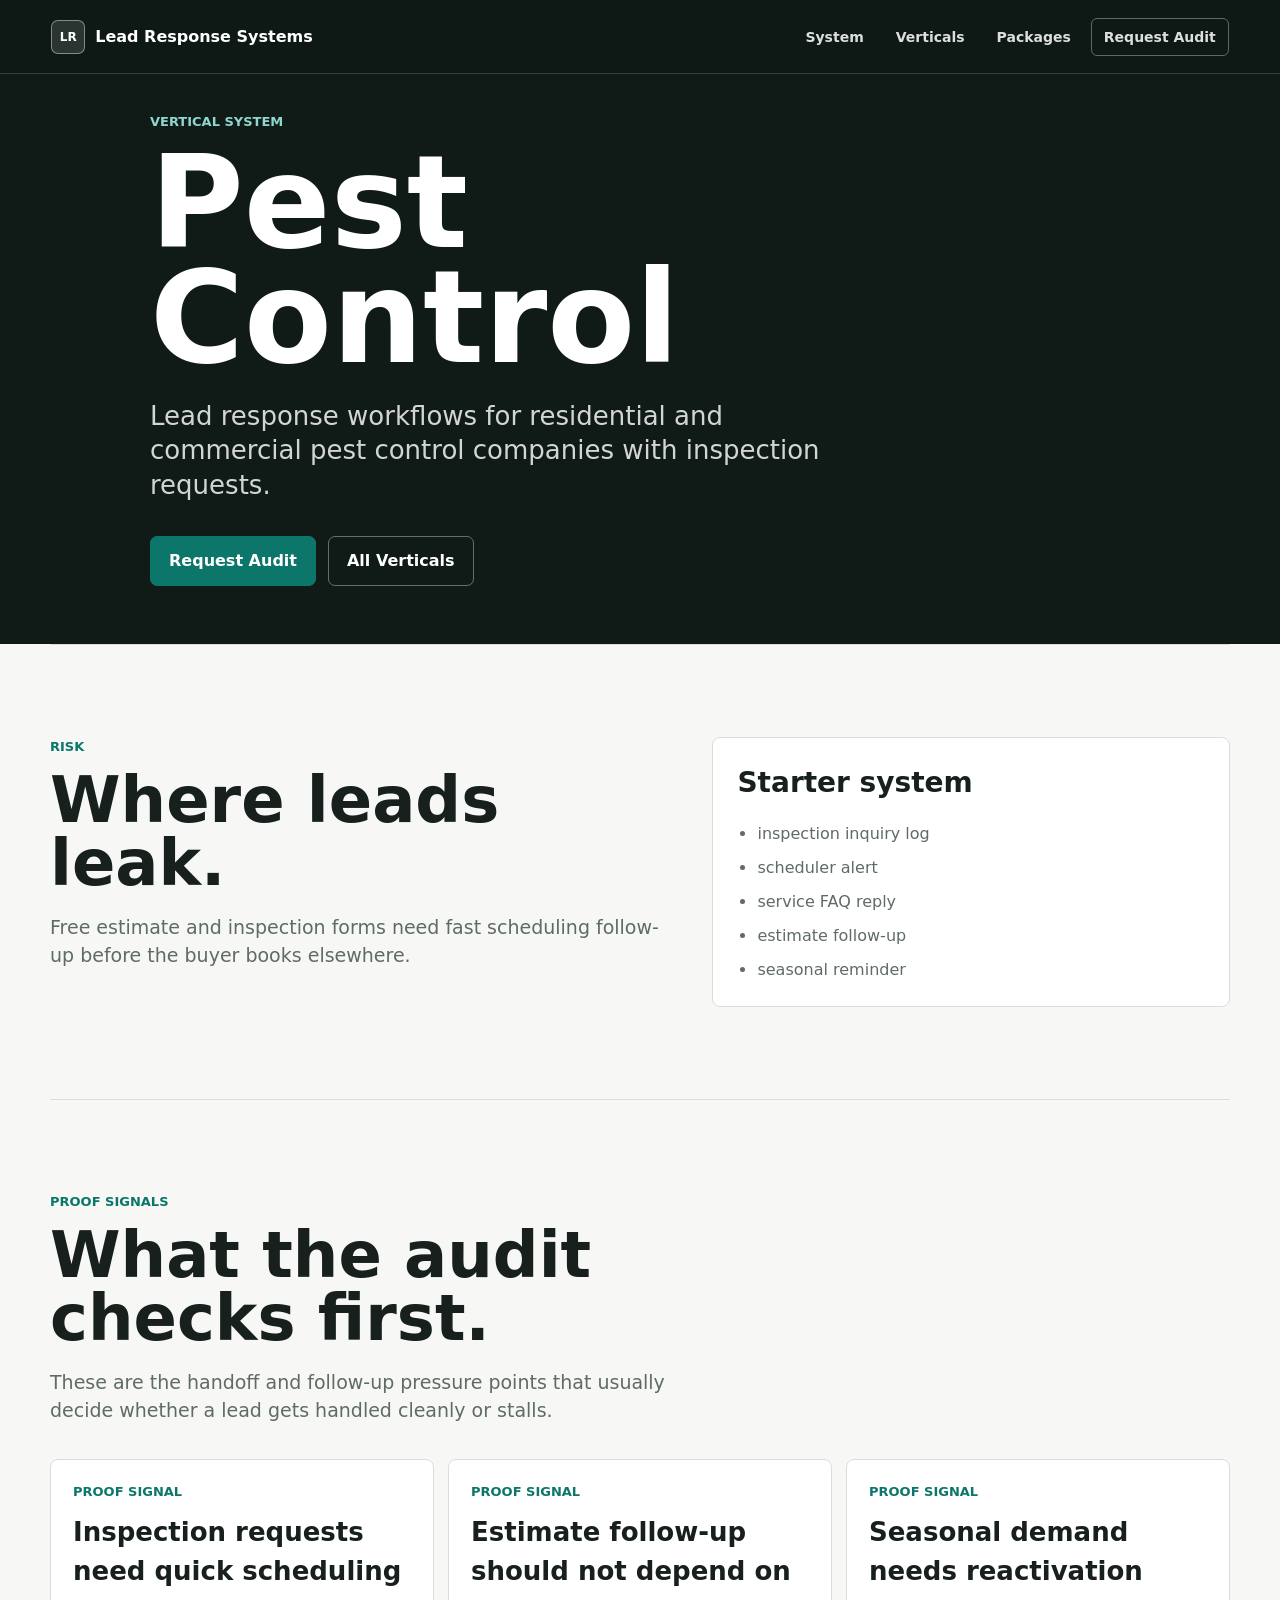
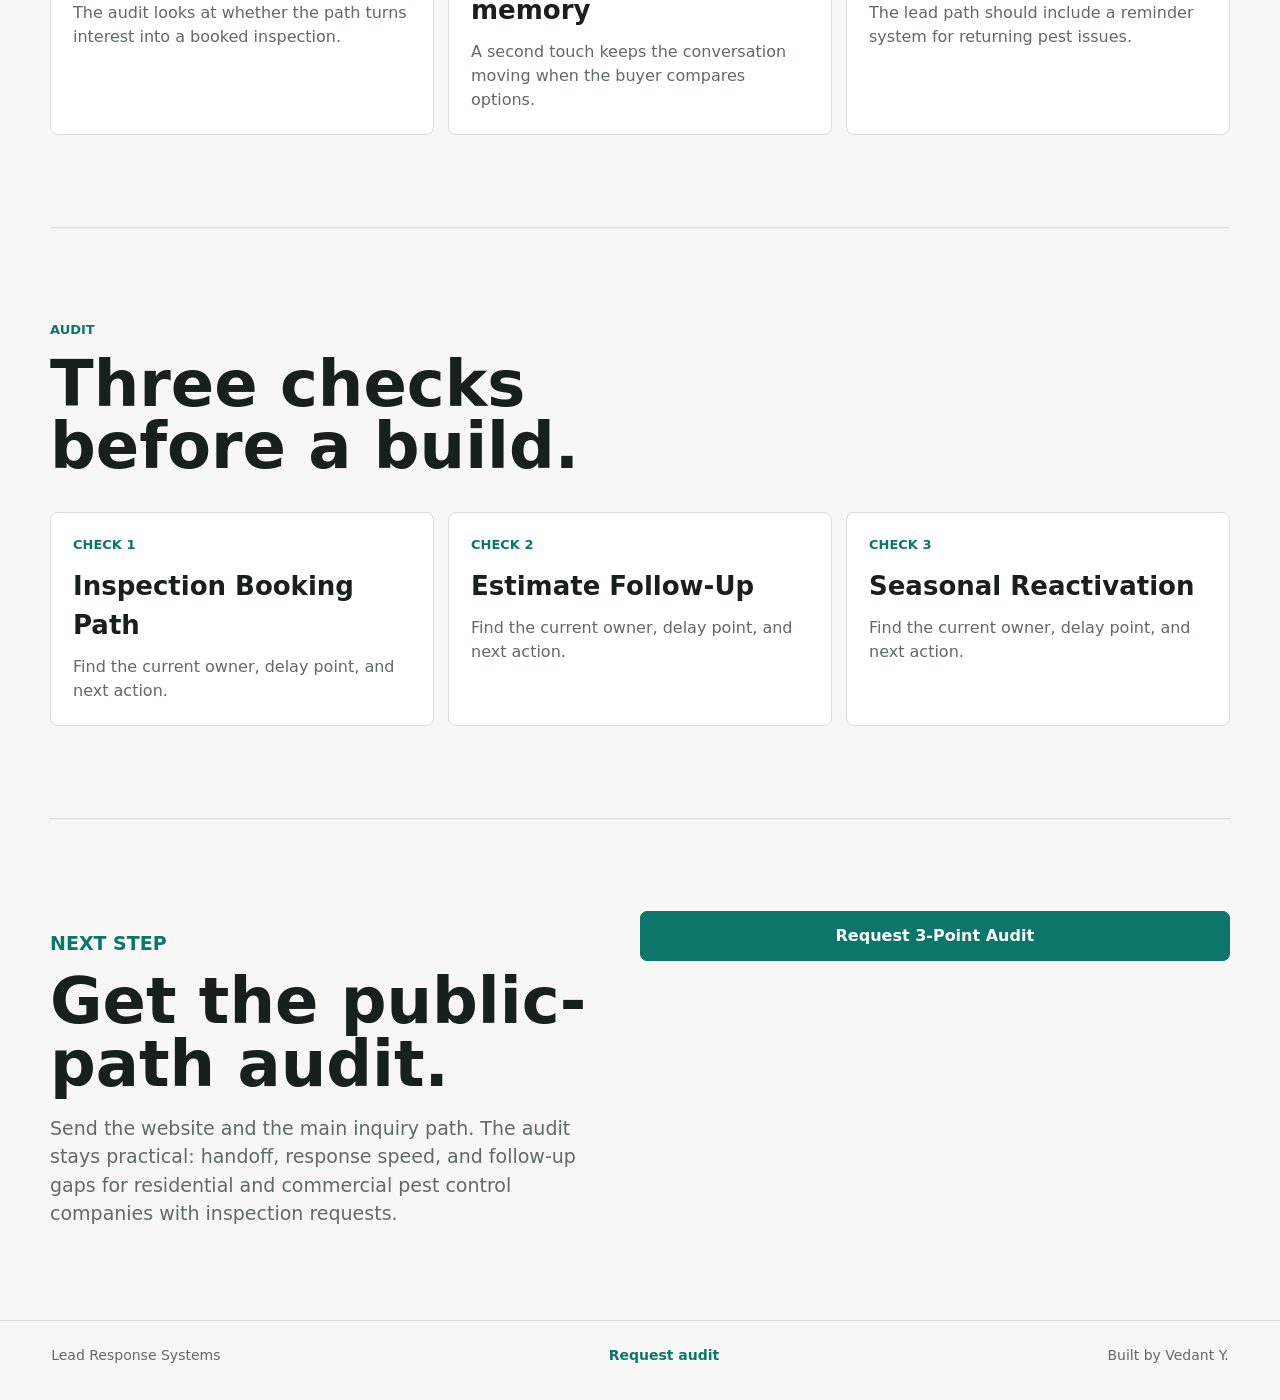
<file: verticals/pest-control.html>
<!doctype html>
<html lang="en">
  <head>
    <meta charset="utf-8">
    <meta name="viewport" content="width=device-width, initial-scale=1">
    <title>Pest Control | Lead Response Systems</title>
    <meta name="description" content="Lead response system for residential and commercial pest control companies with inspection requests.">
    <link rel="stylesheet" href="../styles.css">
  </head>
  <body>
    <header class="site-header">
      <a class="brand" href="../index.html#top" aria-label="Lead Response Systems home">
        <span class="brand-mark" aria-hidden="true">LR</span>
        <span>Lead Response Systems</span>
      </a>
      <nav aria-label="Main navigation">
        <a href="../index.html#system">System</a>
        <a href="./index.html">Verticals</a>
        <a href="../index.html#packages">Packages</a>
        <a class="nav-action" href="../index.html#audit-request">Request Audit</a>
      </nav>
    </header>
    <main>
      <section class="subhero">
        <div>
          <p class="eyebrow">Vertical system</p>
          <h1>Pest Control</h1>
          <p class="hero-copy">Lead response workflows for residential and commercial pest control companies with inspection requests.</p>
          <div class="hero-actions">
            <a class="button primary" href="../index.html#audit-request">Request Audit</a>
            <a class="button secondary" href="./index.html">All Verticals</a>
          </div>
        </div>
      </section>
      <section class="section split-section">
        <div class="section-copy">
          <p class="eyebrow">Risk</p>
          <h2>Where leads leak.</h2>
          <p>Free estimate and inspection forms need fast scheduling follow-up before the buyer books elsewhere.</p>
        </div>
        <div class="detail-panel">
          <h3>Starter system</h3>
          <ul><li>inspection inquiry log</li>
<li>scheduler alert</li>
<li>service FAQ reply</li>
<li>estimate follow-up</li>
<li>seasonal reminder</li></ul>
        </div>
      </section>
      <section class="section packages-section">
        <div class="section-copy">
          <p class="eyebrow">Proof signals</p>
          <h2>What the audit checks first.</h2>
          <p>These are the handoff and follow-up pressure points that usually decide whether a lead gets handled cleanly or stalls.</p>
        </div>
        <div class="packages compact proof-grid">
          <article>
          <p class="package-label">Proof signal</p>
          <h3>Inspection requests need quick scheduling</h3>
          <p>The audit looks at whether the path turns interest into a booked inspection.</p>
        </article>
<article>
          <p class="package-label">Proof signal</p>
          <h3>Estimate follow-up should not depend on memory</h3>
          <p>A second touch keeps the conversation moving when the buyer compares options.</p>
        </article>
<article>
          <p class="package-label">Proof signal</p>
          <h3>Seasonal demand needs reactivation</h3>
          <p>The lead path should include a reminder system for returning pest issues.</p>
        </article>
        </div>
      </section>
      <section class="section packages-section">
        <div class="section-copy">
          <p class="eyebrow">Audit</p>
          <h2>Three checks before a build.</h2>
        </div>
        <div class="packages compact">
          <article><p class='package-label'>Check 1</p><h3>Inspection Booking Path</h3><p>Find the current owner, delay point, and next action.</p></article><article><p class='package-label'>Check 2</p><h3>Estimate Follow-Up</h3><p>Find the current owner, delay point, and next action.</p></article><article><p class='package-label'>Check 3</p><h3>Seasonal Reactivation</h3><p>Find the current owner, delay point, and next action.</p></article>
        </div>
      </section>
      <section class="section audit-section">
        <div>
          <p class="eyebrow">Next step</p>
          <h2>Get the public-path audit.</h2>
          <p>Send the website and the main inquiry path. The audit stays practical: handoff, response speed, and follow-up gaps for residential and commercial pest control companies with inspection requests.</p>
        </div>
        <a class="button primary" href="../index.html#audit-request">Request 3-Point Audit</a>
      </section>
    </main>
    <footer>
      <span>Lead Response Systems</span>
      <a href="../index.html#audit-request">Request audit</a>
      <span>Built by Vedant Y.</span>
    </footer>
  </body>
</html>
</file>
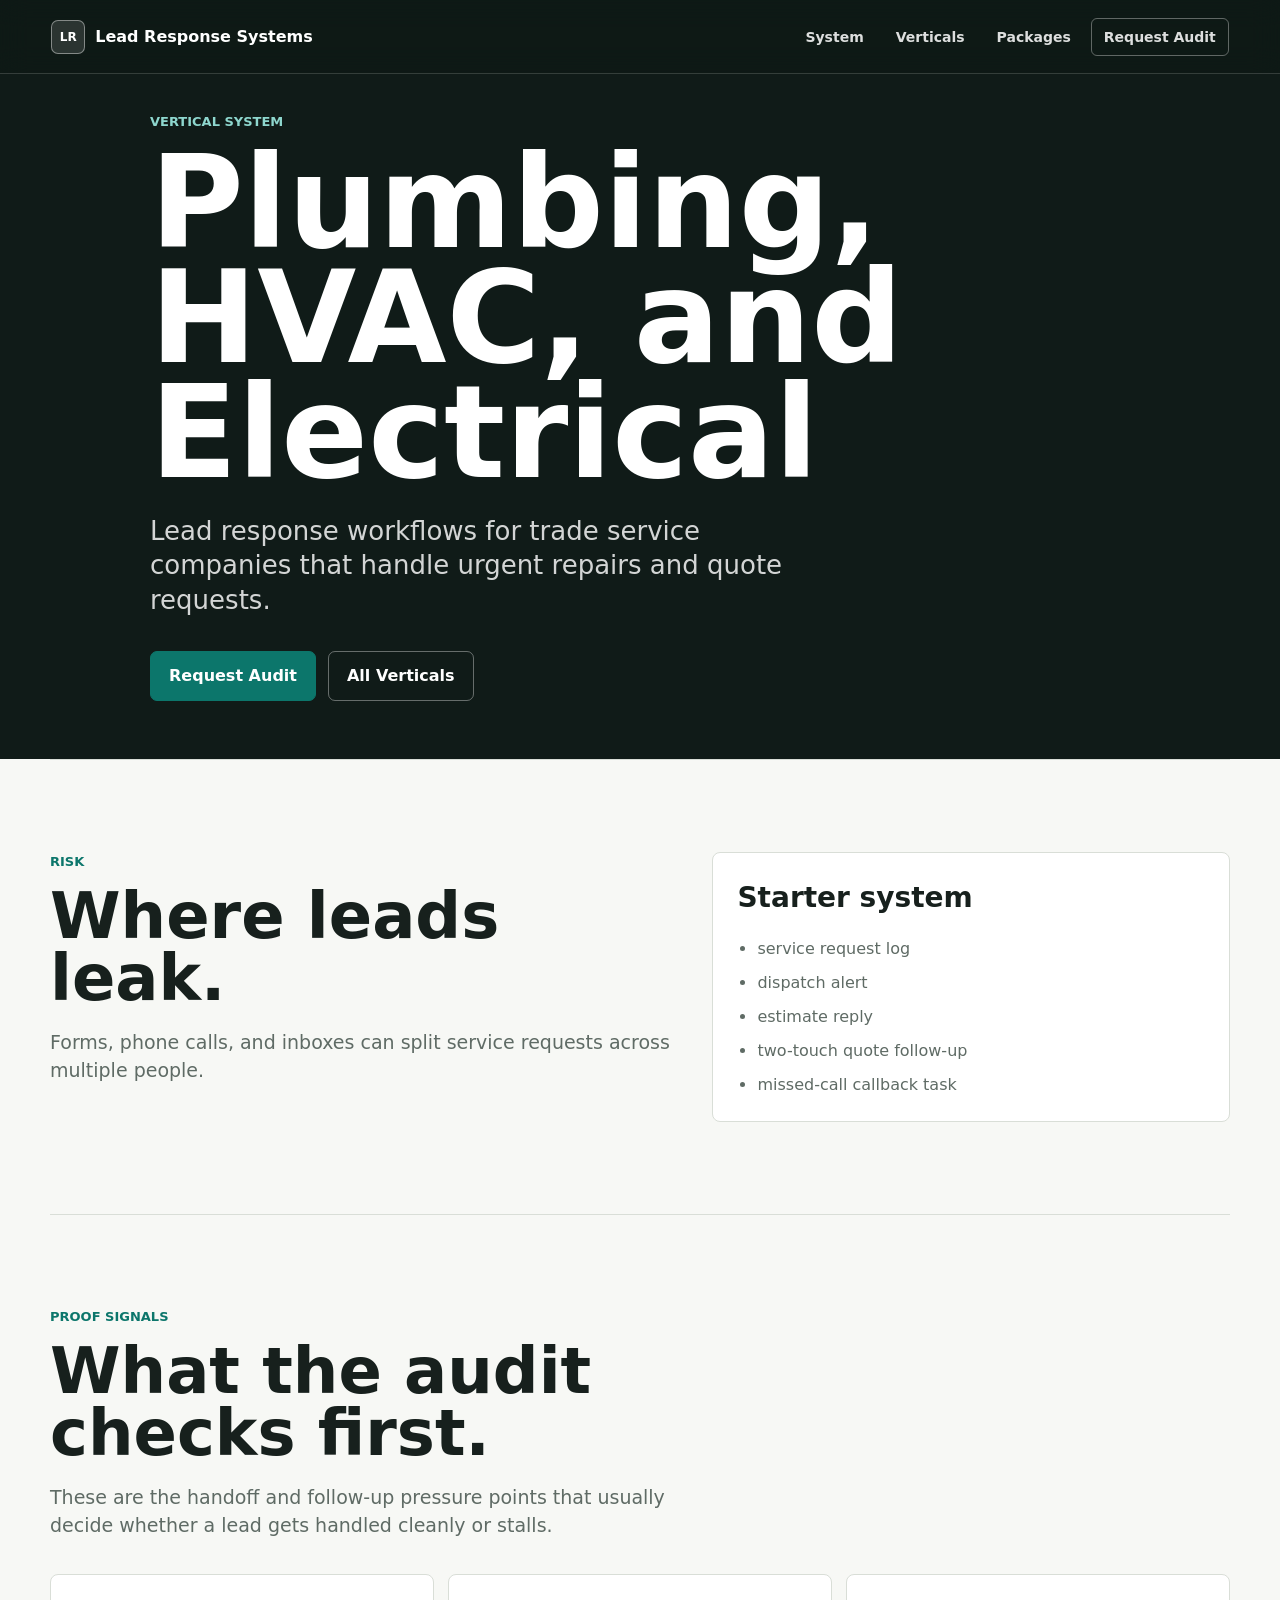
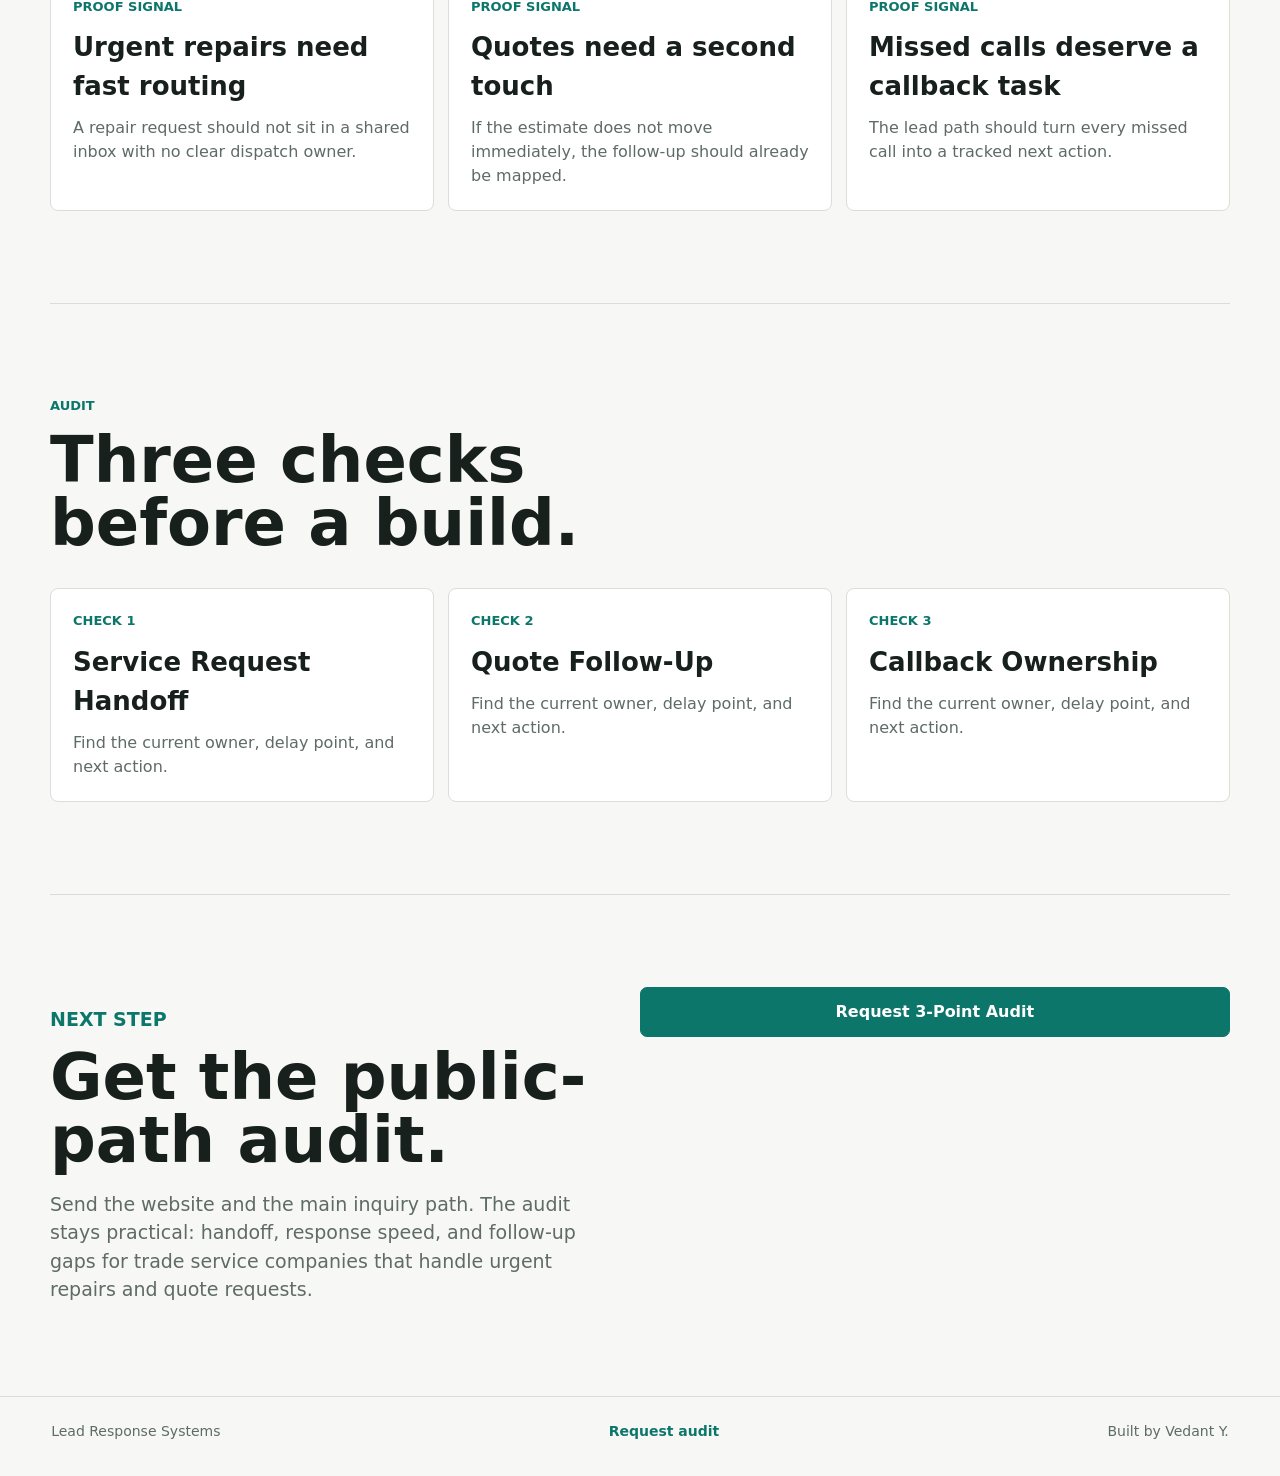
<file: verticals/plumbing-hvac-electrical.html>
<!doctype html>
<html lang="en">
  <head>
    <meta charset="utf-8">
    <meta name="viewport" content="width=device-width, initial-scale=1">
    <title>Plumbing, HVAC, and Electrical | Lead Response Systems</title>
    <meta name="description" content="Lead response system for trade service companies that handle urgent repairs and quote requests.">
    <link rel="stylesheet" href="../styles.css">
  </head>
  <body>
    <header class="site-header">
      <a class="brand" href="../index.html#top" aria-label="Lead Response Systems home">
        <span class="brand-mark" aria-hidden="true">LR</span>
        <span>Lead Response Systems</span>
      </a>
      <nav aria-label="Main navigation">
        <a href="../index.html#system">System</a>
        <a href="./index.html">Verticals</a>
        <a href="../index.html#packages">Packages</a>
        <a class="nav-action" href="../index.html#audit-request">Request Audit</a>
      </nav>
    </header>
    <main>
      <section class="subhero">
        <div>
          <p class="eyebrow">Vertical system</p>
          <h1>Plumbing, HVAC, and Electrical</h1>
          <p class="hero-copy">Lead response workflows for trade service companies that handle urgent repairs and quote requests.</p>
          <div class="hero-actions">
            <a class="button primary" href="../index.html#audit-request">Request Audit</a>
            <a class="button secondary" href="./index.html">All Verticals</a>
          </div>
        </div>
      </section>
      <section class="section split-section">
        <div class="section-copy">
          <p class="eyebrow">Risk</p>
          <h2>Where leads leak.</h2>
          <p>Forms, phone calls, and inboxes can split service requests across multiple people.</p>
        </div>
        <div class="detail-panel">
          <h3>Starter system</h3>
          <ul><li>service request log</li>
<li>dispatch alert</li>
<li>estimate reply</li>
<li>two-touch quote follow-up</li>
<li>missed-call callback task</li></ul>
        </div>
      </section>
      <section class="section packages-section">
        <div class="section-copy">
          <p class="eyebrow">Proof signals</p>
          <h2>What the audit checks first.</h2>
          <p>These are the handoff and follow-up pressure points that usually decide whether a lead gets handled cleanly or stalls.</p>
        </div>
        <div class="packages compact proof-grid">
          <article>
          <p class="package-label">Proof signal</p>
          <h3>Urgent repairs need fast routing</h3>
          <p>A repair request should not sit in a shared inbox with no clear dispatch owner.</p>
        </article>
<article>
          <p class="package-label">Proof signal</p>
          <h3>Quotes need a second touch</h3>
          <p>If the estimate does not move immediately, the follow-up should already be mapped.</p>
        </article>
<article>
          <p class="package-label">Proof signal</p>
          <h3>Missed calls deserve a callback task</h3>
          <p>The lead path should turn every missed call into a tracked next action.</p>
        </article>
        </div>
      </section>
      <section class="section packages-section">
        <div class="section-copy">
          <p class="eyebrow">Audit</p>
          <h2>Three checks before a build.</h2>
        </div>
        <div class="packages compact">
          <article><p class='package-label'>Check 1</p><h3>Service Request Handoff</h3><p>Find the current owner, delay point, and next action.</p></article><article><p class='package-label'>Check 2</p><h3>Quote Follow-Up</h3><p>Find the current owner, delay point, and next action.</p></article><article><p class='package-label'>Check 3</p><h3>Callback Ownership</h3><p>Find the current owner, delay point, and next action.</p></article>
        </div>
      </section>
      <section class="section audit-section">
        <div>
          <p class="eyebrow">Next step</p>
          <h2>Get the public-path audit.</h2>
          <p>Send the website and the main inquiry path. The audit stays practical: handoff, response speed, and follow-up gaps for trade service companies that handle urgent repairs and quote requests.</p>
        </div>
        <a class="button primary" href="../index.html#audit-request">Request 3-Point Audit</a>
      </section>
    </main>
    <footer>
      <span>Lead Response Systems</span>
      <a href="../index.html#audit-request">Request audit</a>
      <span>Built by Vedant Y.</span>
    </footer>
  </body>
</html>
</file>
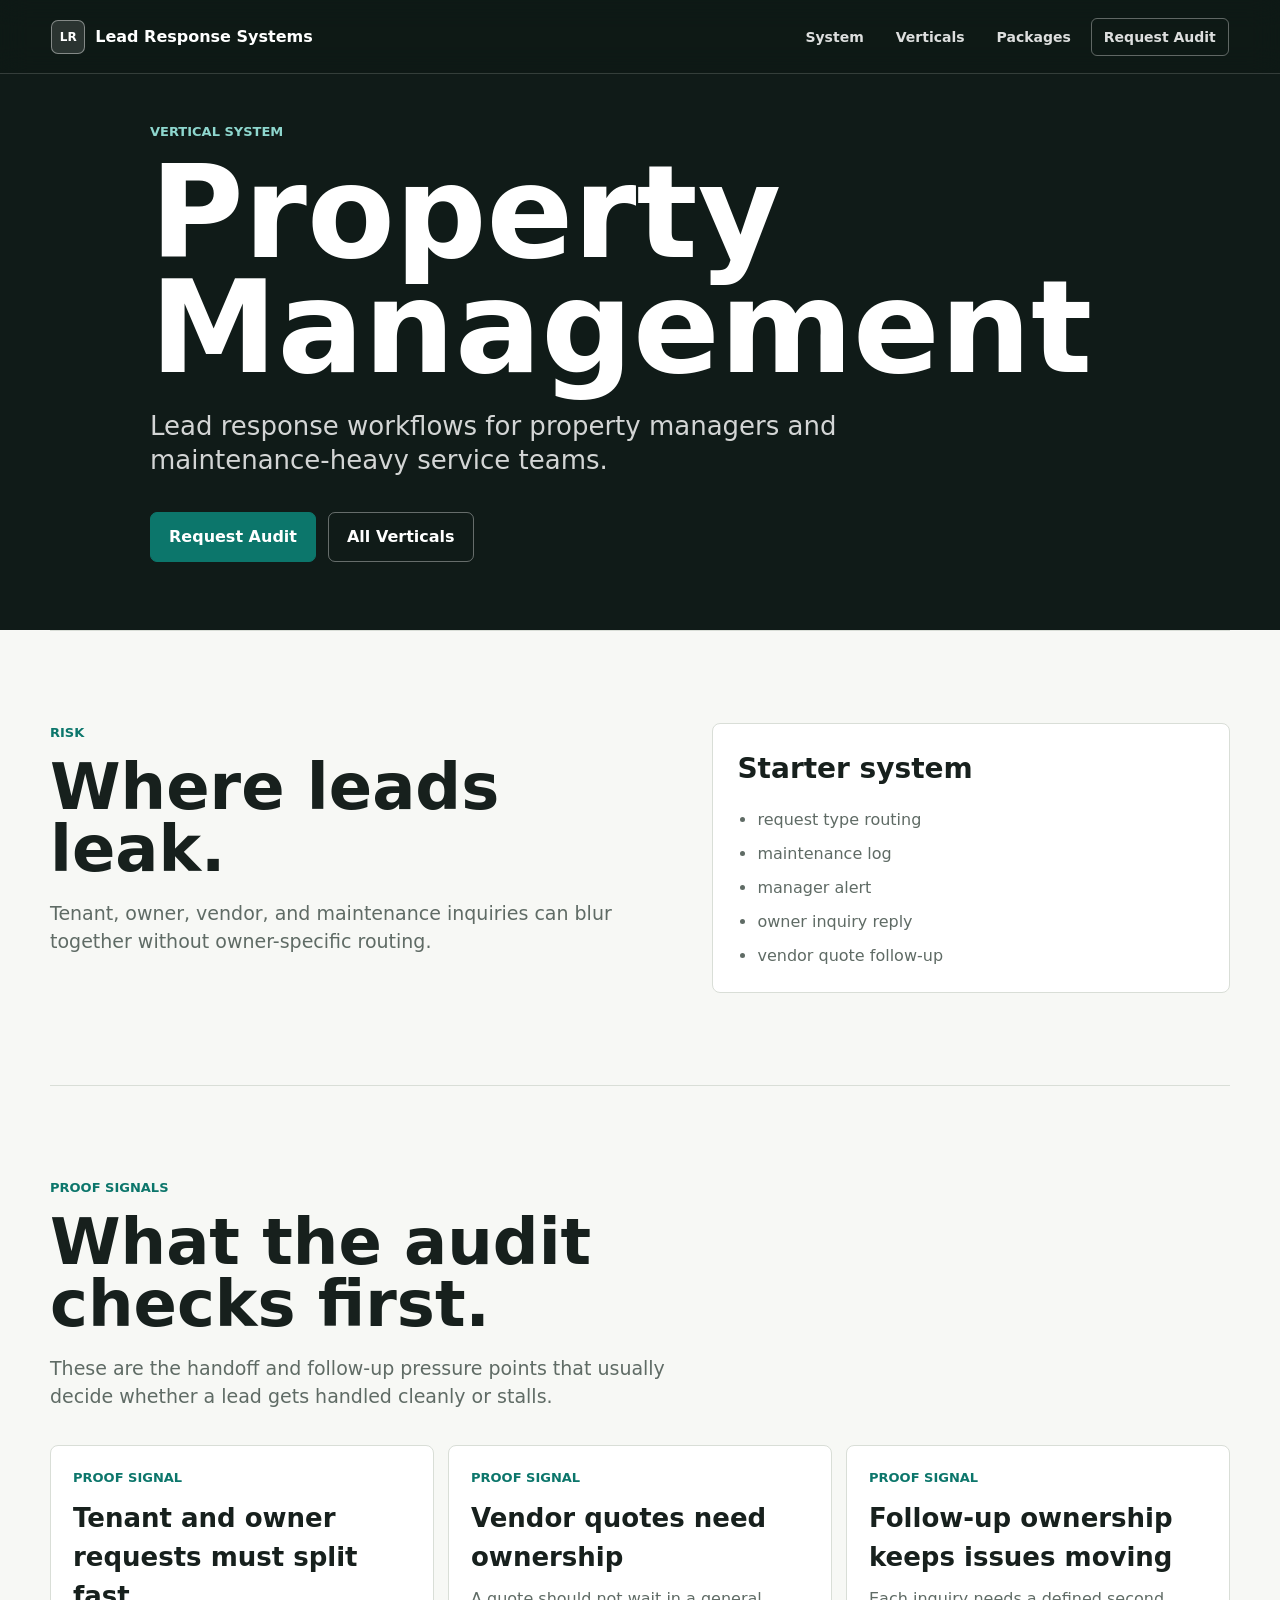
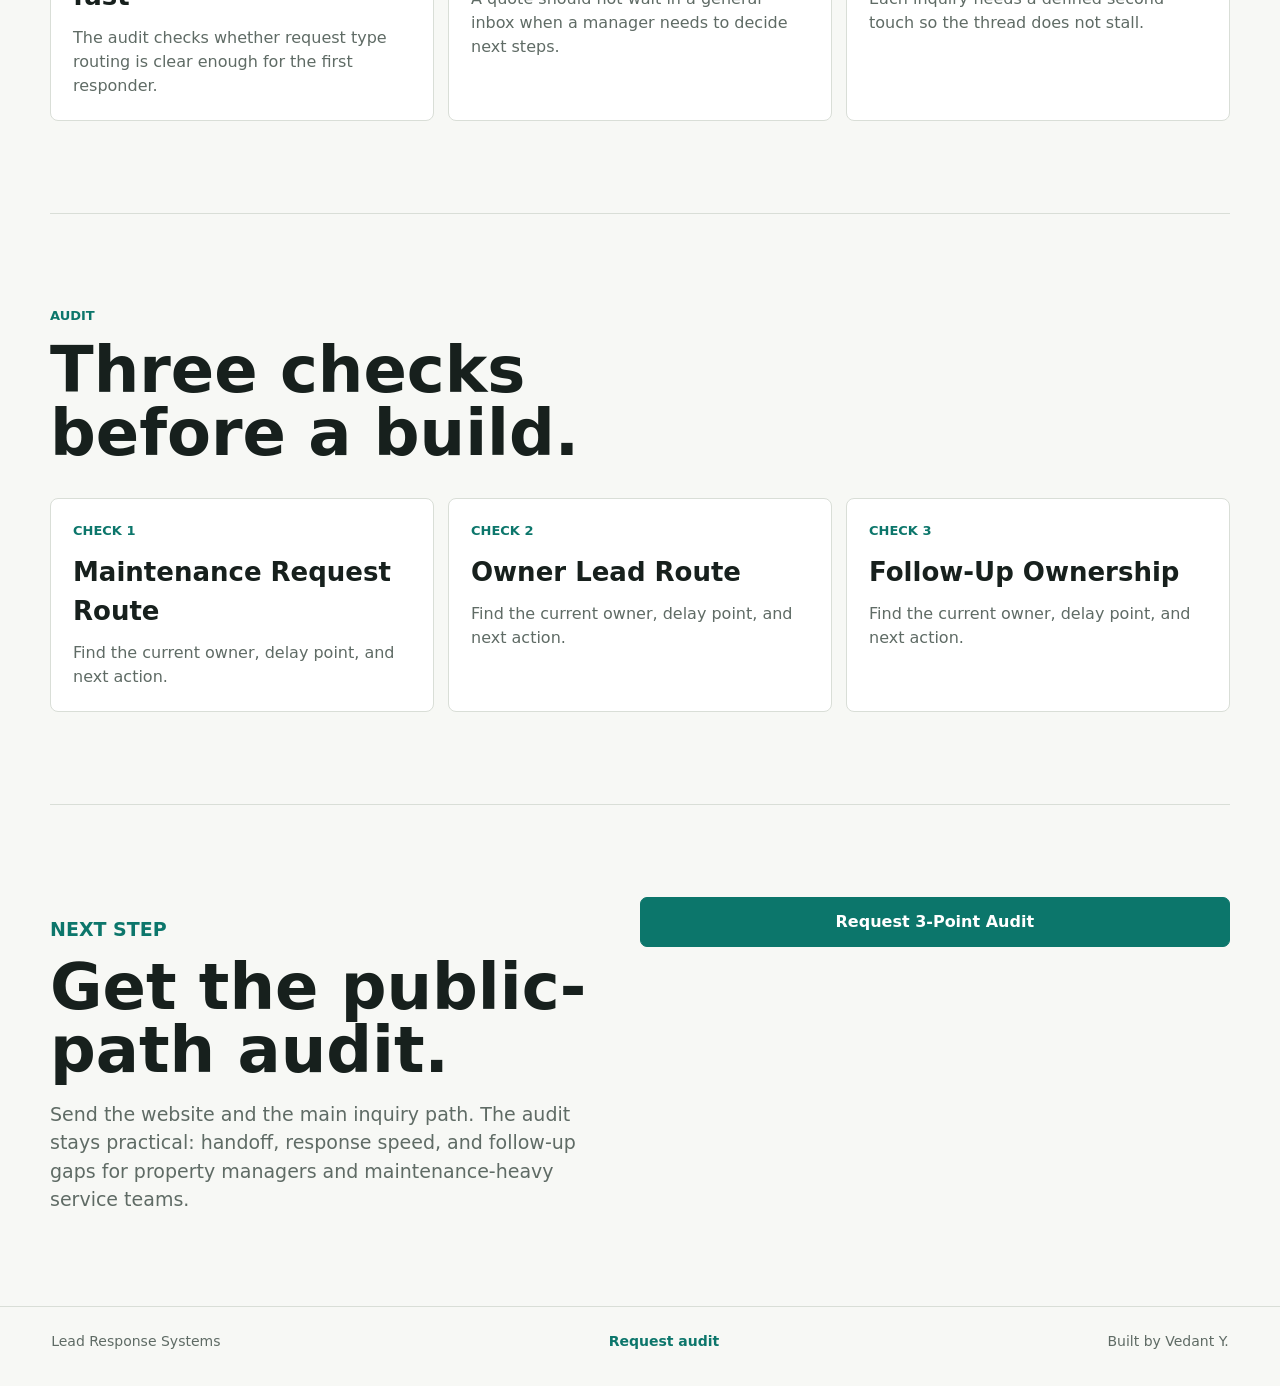
<file: verticals/property-management.html>
<!doctype html>
<html lang="en">
  <head>
    <meta charset="utf-8">
    <meta name="viewport" content="width=device-width, initial-scale=1">
    <title>Property Management | Lead Response Systems</title>
    <meta name="description" content="Lead response system for property managers and maintenance-heavy service teams.">
    <link rel="stylesheet" href="../styles.css">
  </head>
  <body>
    <header class="site-header">
      <a class="brand" href="../index.html#top" aria-label="Lead Response Systems home">
        <span class="brand-mark" aria-hidden="true">LR</span>
        <span>Lead Response Systems</span>
      </a>
      <nav aria-label="Main navigation">
        <a href="../index.html#system">System</a>
        <a href="./index.html">Verticals</a>
        <a href="../index.html#packages">Packages</a>
        <a class="nav-action" href="../index.html#audit-request">Request Audit</a>
      </nav>
    </header>
    <main>
      <section class="subhero">
        <div>
          <p class="eyebrow">Vertical system</p>
          <h1>Property Management</h1>
          <p class="hero-copy">Lead response workflows for property managers and maintenance-heavy service teams.</p>
          <div class="hero-actions">
            <a class="button primary" href="../index.html#audit-request">Request Audit</a>
            <a class="button secondary" href="./index.html">All Verticals</a>
          </div>
        </div>
      </section>
      <section class="section split-section">
        <div class="section-copy">
          <p class="eyebrow">Risk</p>
          <h2>Where leads leak.</h2>
          <p>Tenant, owner, vendor, and maintenance inquiries can blur together without owner-specific routing.</p>
        </div>
        <div class="detail-panel">
          <h3>Starter system</h3>
          <ul><li>request type routing</li>
<li>maintenance log</li>
<li>manager alert</li>
<li>owner inquiry reply</li>
<li>vendor quote follow-up</li></ul>
        </div>
      </section>
      <section class="section packages-section">
        <div class="section-copy">
          <p class="eyebrow">Proof signals</p>
          <h2>What the audit checks first.</h2>
          <p>These are the handoff and follow-up pressure points that usually decide whether a lead gets handled cleanly or stalls.</p>
        </div>
        <div class="packages compact proof-grid">
          <article>
          <p class="package-label">Proof signal</p>
          <h3>Tenant and owner requests must split fast</h3>
          <p>The audit checks whether request type routing is clear enough for the first responder.</p>
        </article>
<article>
          <p class="package-label">Proof signal</p>
          <h3>Vendor quotes need ownership</h3>
          <p>A quote should not wait in a general inbox when a manager needs to decide next steps.</p>
        </article>
<article>
          <p class="package-label">Proof signal</p>
          <h3>Follow-up ownership keeps issues moving</h3>
          <p>Each inquiry needs a defined second touch so the thread does not stall.</p>
        </article>
        </div>
      </section>
      <section class="section packages-section">
        <div class="section-copy">
          <p class="eyebrow">Audit</p>
          <h2>Three checks before a build.</h2>
        </div>
        <div class="packages compact">
          <article><p class='package-label'>Check 1</p><h3>Maintenance Request Route</h3><p>Find the current owner, delay point, and next action.</p></article><article><p class='package-label'>Check 2</p><h3>Owner Lead Route</h3><p>Find the current owner, delay point, and next action.</p></article><article><p class='package-label'>Check 3</p><h3>Follow-Up Ownership</h3><p>Find the current owner, delay point, and next action.</p></article>
        </div>
      </section>
      <section class="section audit-section">
        <div>
          <p class="eyebrow">Next step</p>
          <h2>Get the public-path audit.</h2>
          <p>Send the website and the main inquiry path. The audit stays practical: handoff, response speed, and follow-up gaps for property managers and maintenance-heavy service teams.</p>
        </div>
        <a class="button primary" href="../index.html#audit-request">Request 3-Point Audit</a>
      </section>
    </main>
    <footer>
      <span>Lead Response Systems</span>
      <a href="../index.html#audit-request">Request audit</a>
      <span>Built by Vedant Y.</span>
    </footer>
  </body>
</html>
</file>
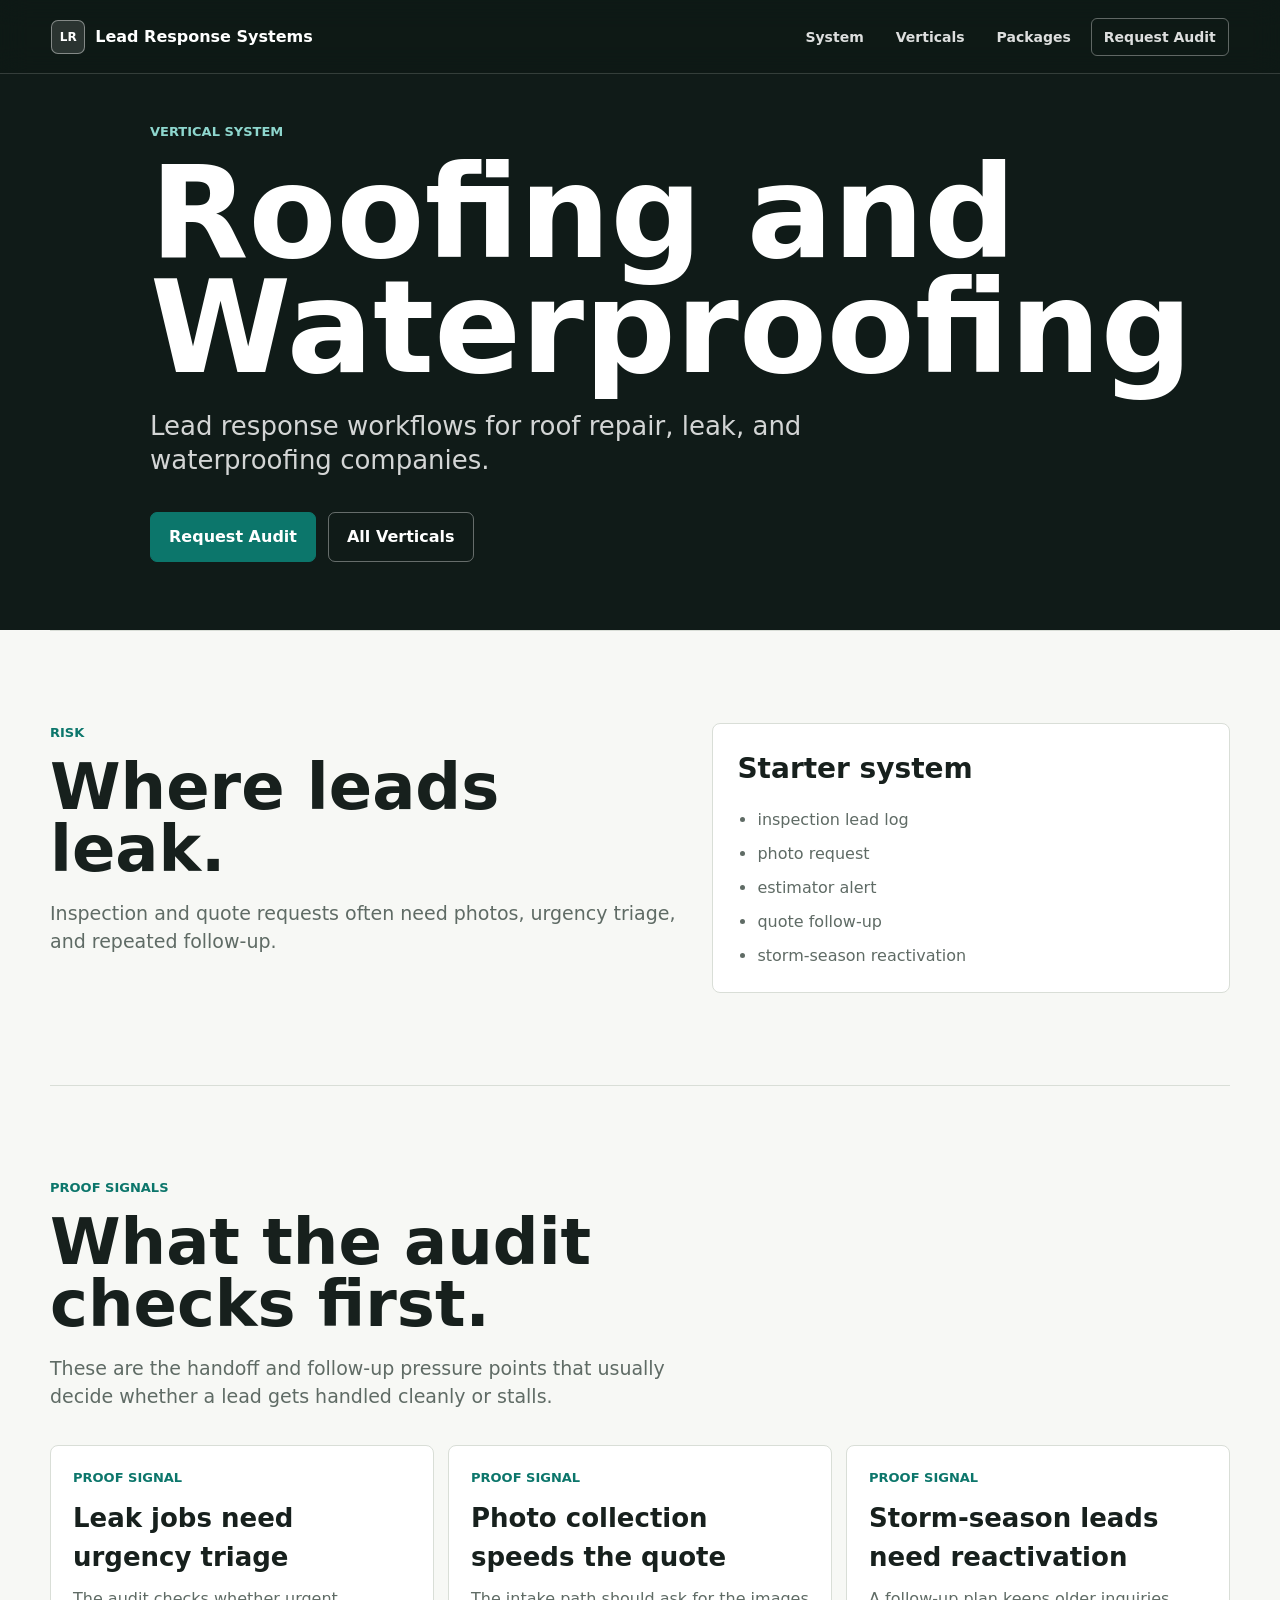
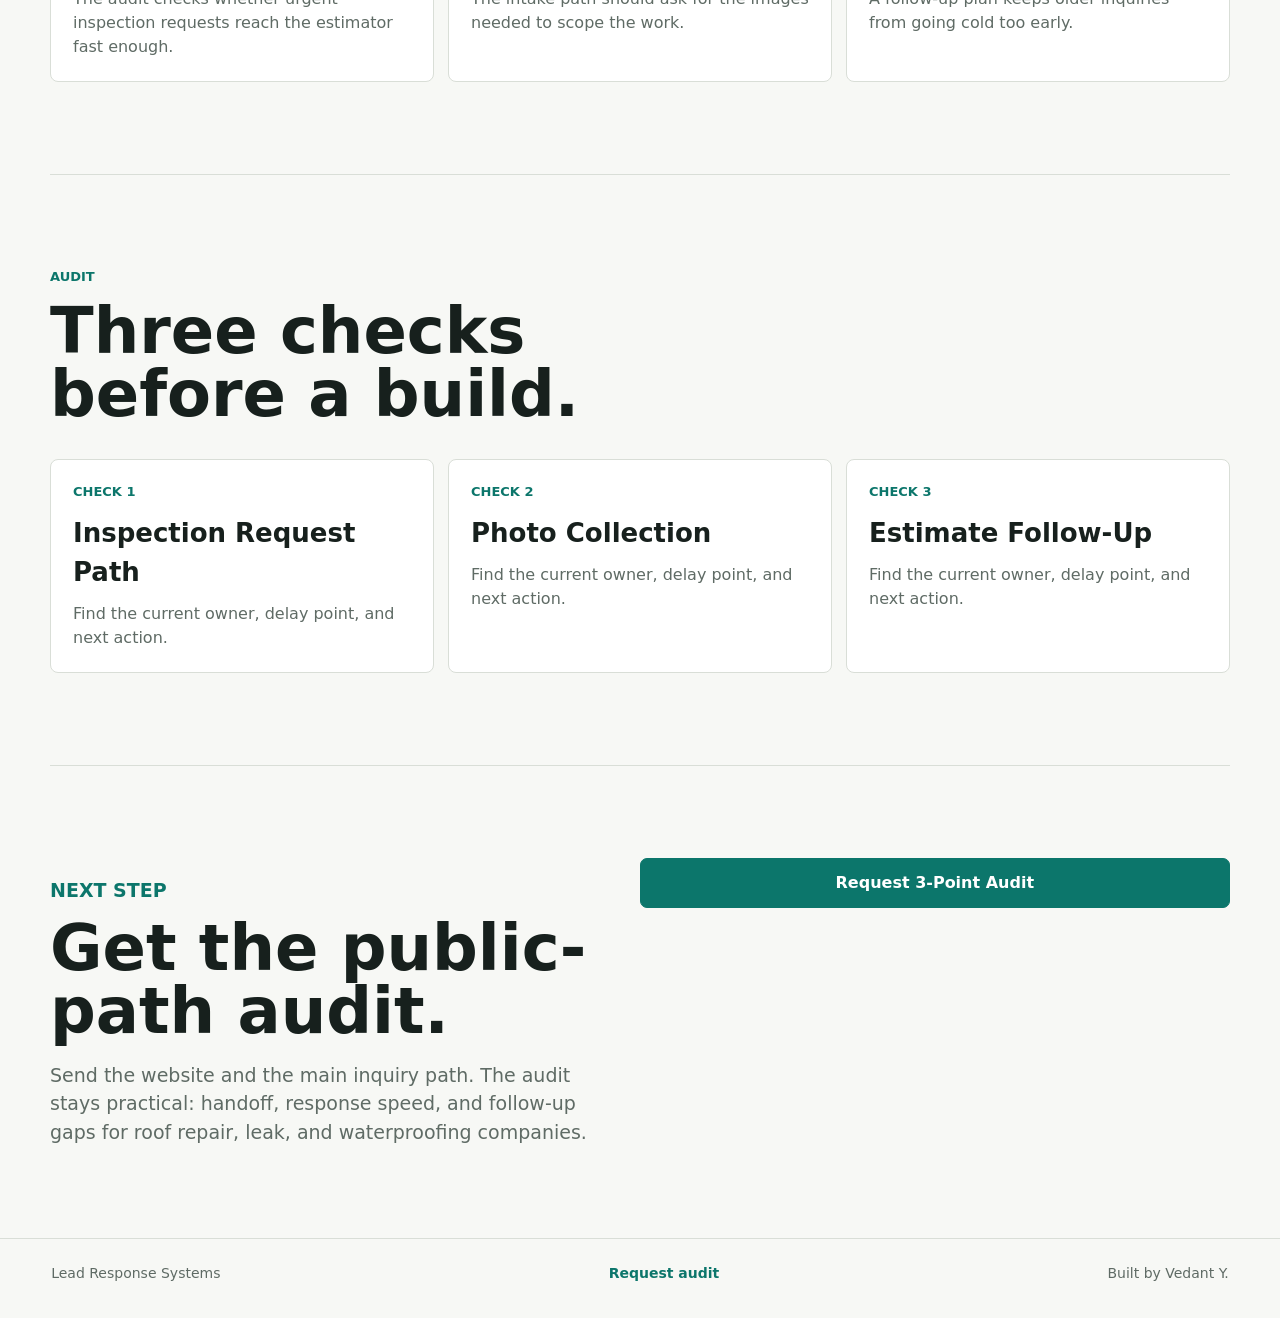
<file: verticals/roofing-waterproofing.html>
<!doctype html>
<html lang="en">
  <head>
    <meta charset="utf-8">
    <meta name="viewport" content="width=device-width, initial-scale=1">
    <title>Roofing and Waterproofing | Lead Response Systems</title>
    <meta name="description" content="Lead response system for roof repair, leak, and waterproofing companies.">
    <link rel="stylesheet" href="../styles.css">
  </head>
  <body>
    <header class="site-header">
      <a class="brand" href="../index.html#top" aria-label="Lead Response Systems home">
        <span class="brand-mark" aria-hidden="true">LR</span>
        <span>Lead Response Systems</span>
      </a>
      <nav aria-label="Main navigation">
        <a href="../index.html#system">System</a>
        <a href="./index.html">Verticals</a>
        <a href="../index.html#packages">Packages</a>
        <a class="nav-action" href="../index.html#audit-request">Request Audit</a>
      </nav>
    </header>
    <main>
      <section class="subhero">
        <div>
          <p class="eyebrow">Vertical system</p>
          <h1>Roofing and Waterproofing</h1>
          <p class="hero-copy">Lead response workflows for roof repair, leak, and waterproofing companies.</p>
          <div class="hero-actions">
            <a class="button primary" href="../index.html#audit-request">Request Audit</a>
            <a class="button secondary" href="./index.html">All Verticals</a>
          </div>
        </div>
      </section>
      <section class="section split-section">
        <div class="section-copy">
          <p class="eyebrow">Risk</p>
          <h2>Where leads leak.</h2>
          <p>Inspection and quote requests often need photos, urgency triage, and repeated follow-up.</p>
        </div>
        <div class="detail-panel">
          <h3>Starter system</h3>
          <ul><li>inspection lead log</li>
<li>photo request</li>
<li>estimator alert</li>
<li>quote follow-up</li>
<li>storm-season reactivation</li></ul>
        </div>
      </section>
      <section class="section packages-section">
        <div class="section-copy">
          <p class="eyebrow">Proof signals</p>
          <h2>What the audit checks first.</h2>
          <p>These are the handoff and follow-up pressure points that usually decide whether a lead gets handled cleanly or stalls.</p>
        </div>
        <div class="packages compact proof-grid">
          <article>
          <p class="package-label">Proof signal</p>
          <h3>Leak jobs need urgency triage</h3>
          <p>The audit checks whether urgent inspection requests reach the estimator fast enough.</p>
        </article>
<article>
          <p class="package-label">Proof signal</p>
          <h3>Photo collection speeds the quote</h3>
          <p>The intake path should ask for the images needed to scope the work.</p>
        </article>
<article>
          <p class="package-label">Proof signal</p>
          <h3>Storm-season leads need reactivation</h3>
          <p>A follow-up plan keeps older inquiries from going cold too early.</p>
        </article>
        </div>
      </section>
      <section class="section packages-section">
        <div class="section-copy">
          <p class="eyebrow">Audit</p>
          <h2>Three checks before a build.</h2>
        </div>
        <div class="packages compact">
          <article><p class='package-label'>Check 1</p><h3>Inspection Request Path</h3><p>Find the current owner, delay point, and next action.</p></article><article><p class='package-label'>Check 2</p><h3>Photo Collection</h3><p>Find the current owner, delay point, and next action.</p></article><article><p class='package-label'>Check 3</p><h3>Estimate Follow-Up</h3><p>Find the current owner, delay point, and next action.</p></article>
        </div>
      </section>
      <section class="section audit-section">
        <div>
          <p class="eyebrow">Next step</p>
          <h2>Get the public-path audit.</h2>
          <p>Send the website and the main inquiry path. The audit stays practical: handoff, response speed, and follow-up gaps for roof repair, leak, and waterproofing companies.</p>
        </div>
        <a class="button primary" href="../index.html#audit-request">Request 3-Point Audit</a>
      </section>
    </main>
    <footer>
      <span>Lead Response Systems</span>
      <a href="../index.html#audit-request">Request audit</a>
      <span>Built by Vedant Y.</span>
    </footer>
  </body>
</html>
</file>
<file: styles.css>
:root {
  color-scheme: light;
  --ink: #17201d;
  --muted: #5f6b65;
  --paper: #f7f8f5;
  --panel: #ffffff;
  --line: #d9ded7;
  --field: #e8eee7;
  --accent: #0c766b;
  --accent-2: #7a4d12;
  --accent-3: #284f73;
  --white: #ffffff;
}

* {
  box-sizing: border-box;
}

html {
  scroll-behavior: smooth;
}

body {
  margin: 0;
  background: var(--paper);
  color: var(--ink);
  font-family: Inter, ui-sans-serif, system-ui, -apple-system, BlinkMacSystemFont, "Segoe UI", sans-serif;
  line-height: 1.5;
}

a {
  color: inherit;
}

.site-header {
  position: fixed;
  z-index: 10;
  top: 0;
  left: 0;
  right: 0;
  display: flex;
  align-items: center;
  justify-content: space-between;
  gap: 18px;
  padding: 18px clamp(18px, 4vw, 54px);
  color: var(--white);
}

.site-header::after {
  content: "";
  position: absolute;
  inset: 0;
  z-index: -1;
  background: rgba(13, 24, 21, 0.55);
  backdrop-filter: blur(14px);
  border-bottom: 1px solid rgba(255, 255, 255, 0.16);
}

.brand,
nav,
.hero-actions,
footer {
  display: flex;
  align-items: center;
}

.brand {
  gap: 10px;
  text-decoration: none;
  font-weight: 850;
  letter-spacing: 0;
  white-space: nowrap;
}

.brand-mark {
  display: inline-flex;
  align-items: center;
  justify-content: center;
  width: 34px;
  height: 34px;
  border: 1px solid rgba(255, 255, 255, 0.42);
  border-radius: 7px;
  background: rgba(255, 255, 255, 0.12);
  font-size: 12px;
  font-weight: 900;
}

nav {
  gap: 8px;
  font-size: 14px;
  font-weight: 750;
}

nav a {
  min-height: 38px;
  display: inline-flex;
  align-items: center;
  border-radius: 6px;
  padding: 0 12px;
  text-decoration: none;
  color: rgba(255, 255, 255, 0.86);
}

nav a:hover {
  background: rgba(255, 255, 255, 0.12);
  color: var(--white);
}

.nav-action {
  border: 1px solid rgba(255, 255, 255, 0.34);
}

.hero {
  position: relative;
  min-height: 92vh;
  display: flex;
  align-items: center;
  overflow: hidden;
  background: #101b18;
  color: var(--white);
}

#flowCanvas,
.hero-shade {
  position: absolute;
  inset: 0;
  width: 100%;
  height: 100%;
}

.hero-shade {
  background:
    linear-gradient(90deg, rgba(13, 24, 21, 0.94) 0%, rgba(13, 24, 21, 0.82) 38%, rgba(13, 24, 21, 0.42) 72%, rgba(13, 24, 21, 0.62) 100%),
    linear-gradient(180deg, rgba(13, 24, 21, 0.2) 0%, rgba(13, 24, 21, 0.72) 100%);
}

.hero-content {
  position: relative;
  z-index: 1;
  width: min(980px, calc(100% - 36px));
  margin: 0 auto;
  padding-top: 64px;
}

.eyebrow {
  margin: 0 0 13px;
  color: #8ed7ce;
  font-size: 13px;
  font-weight: 850;
  letter-spacing: 0;
  text-transform: uppercase;
}

h1,
h2,
h3,
p {
  margin: 0;
}

h1 {
  max-width: 880px;
  font-size: clamp(58px, 10vw, 132px);
  line-height: 0.9;
  letter-spacing: 0;
}

.hero-copy {
  max-width: 690px;
  margin-top: 24px;
  color: rgba(255, 255, 255, 0.82);
  font-size: clamp(19px, 2.2vw, 26px);
  line-height: 1.32;
}

.hero-actions {
  flex-wrap: wrap;
  gap: 12px;
  margin-top: 34px;
}

.button {
  min-height: 50px;
  display: inline-flex;
  align-items: center;
  justify-content: center;
  border-radius: 7px;
  padding: 0 18px;
  text-decoration: none;
  font-weight: 850;
}

.button.primary {
  border: 1px solid var(--accent);
  background: var(--accent);
  color: var(--white);
}

.button.secondary {
  border: 1px solid rgba(255, 255, 255, 0.36);
  color: var(--white);
}

.button.neutral {
  border: 1px solid var(--line);
  background: var(--panel);
  color: var(--ink);
}

.signal-strip {
  width: min(1180px, calc(100% - 36px));
  display: grid;
  grid-template-columns: repeat(4, minmax(0, 1fr));
  gap: 1px;
  margin: -54px auto 0;
  position: relative;
  z-index: 2;
  border: 1px solid var(--line);
  background: var(--line);
  border-radius: 8px;
  overflow: hidden;
  box-shadow: 0 18px 45px rgba(18, 27, 24, 0.12);
}

.signal-strip div {
  min-height: 108px;
  padding: 22px;
  background: var(--panel);
}

.signal-strip strong {
  display: block;
  font-size: 20px;
}

.signal-strip span {
  display: block;
  margin-top: 7px;
  color: var(--muted);
  font-size: 14px;
}

.section {
  width: min(1180px, calc(100% - 36px));
  margin: 0 auto;
  padding: 92px 0;
}

.section-copy {
  max-width: 680px;
}

.section-copy .eyebrow,
.audit-section .eyebrow {
  color: var(--accent);
}

h2 {
  font-size: clamp(34px, 5vw, 66px);
  line-height: 0.98;
  letter-spacing: 0;
}

.section-copy p:not(.eyebrow),
.audit-section p {
  margin-top: 18px;
  color: var(--muted);
  font-size: 19px;
}

.workflow {
  display: grid;
  grid-template-columns: repeat(4, minmax(0, 1fr));
  gap: 14px;
  margin-top: 34px;
}

.workflow article,
.packages article {
  border: 1px solid var(--line);
  border-radius: 8px;
  background: var(--panel);
  padding: 22px;
}

.workflow span {
  color: var(--accent-2);
  font-size: 13px;
  font-weight: 900;
}

.workflow h3,
.packages h3 {
  margin-top: 12px;
  font-size: 24px;
}

.workflow p,
.packages p:not(.package-label) {
  margin-top: 10px;
  color: var(--muted);
}

.packages-section {
  border-top: 1px solid var(--line);
}

.packages {
  display: grid;
  grid-template-columns: repeat(3, minmax(0, 1fr));
  gap: 14px;
  margin-top: 34px;
}

.package-label {
  color: var(--accent);
  font-size: 13px;
  font-weight: 900;
  text-transform: uppercase;
}

.packages h3 {
  font-size: 44px;
}

.fit-section {
  display: grid;
  grid-template-columns: minmax(0, 0.95fr) minmax(340px, 0.8fr);
  gap: 52px;
  border-top: 1px solid var(--line);
}

.fit-list {
  list-style: none;
  display: grid;
  gap: 10px;
  margin: 0;
  padding: 0;
}

.fit-list li {
  border: 1px solid var(--line);
  border-radius: 8px;
  background: var(--field);
  padding: 14px 16px;
  font-weight: 800;
}

.verticals-section {
  border-top: 1px solid var(--line);
}

.vertical-grid {
  display: grid;
  grid-template-columns: repeat(3, minmax(0, 1fr));
  gap: 12px;
  margin-top: 30px;
}

.vertical-grid a,
.packages a {
  border: 1px solid var(--line);
  border-radius: 8px;
  background: var(--panel);
  color: var(--ink);
  font-weight: 850;
  padding: 16px;
  text-decoration: none;
}

.vertical-grid a:hover,
.packages a:hover {
  border-color: var(--accent);
  color: var(--accent);
}

.subhero {
  min-height: 70vh;
  display: flex;
  align-items: center;
  padding: 112px clamp(18px, 4vw, 54px) 58px;
  background: #101b18;
  color: var(--white);
}

.subhero > div {
  width: min(980px, 100%);
  margin: 0 auto;
}

.split-section {
  display: grid;
  grid-template-columns: minmax(0, 0.85fr) minmax(360px, 0.7fr);
  gap: 34px;
  border-top: 1px solid var(--line);
}

.detail-panel {
  border: 1px solid var(--line);
  border-radius: 8px;
  background: var(--panel);
  padding: 24px;
}

.detail-panel h3 {
  font-size: 28px;
}

.detail-panel ul {
  display: grid;
  gap: 10px;
  margin: 18px 0 0;
  padding-left: 20px;
  color: var(--muted);
}

.vertical-card-grid {
  grid-template-columns: repeat(2, minmax(0, 1fr));
}

.packages.compact h3 {
  font-size: 26px;
}

.audit-section {
  display: grid;
  grid-template-columns: minmax(0, 0.78fr) minmax(360px, 0.82fr);
  align-items: start;
  gap: 28px;
  border-top: 1px solid var(--line);
}

.audit-section > div {
  max-width: 720px;
}

.audit-form {
  display: grid;
  gap: 12px;
  border: 1px solid var(--line);
  border-radius: 8px;
  background: var(--panel);
  padding: 20px;
}

.audit-form label {
  display: grid;
  gap: 6px;
}

.audit-form span {
  color: var(--muted);
  font-size: 13px;
  font-weight: 850;
}

.audit-form input,
.audit-form select,
.audit-form textarea {
  width: 100%;
  border: 1px solid var(--line);
  border-radius: 7px;
  background: #fbfcfa;
  color: var(--ink);
  font: inherit;
  padding: 12px;
}

.audit-form select {
  min-height: 49px;
}

.audit-form textarea {
  min-height: 96px;
  resize: vertical;
}

.form-actions {
  display: flex;
  gap: 10px;
  flex-wrap: wrap;
}

.form-actions .button {
  cursor: pointer;
}

.form-status {
  min-height: 22px;
  color: var(--accent);
  font-size: 13px;
  font-weight: 800;
}

.offer-hero {
  min-height: 74vh;
}

.offer-strip {
  margin-top: -42px;
}

.mini-proof {
  display: grid;
  gap: 8px;
  margin-top: 22px;
  color: var(--muted);
  font-size: 14px;
  font-weight: 800;
}

.mini-proof span {
  border-left: 3px solid var(--accent);
  padding-left: 12px;
}

footer {
  justify-content: space-between;
  gap: 16px;
  border-top: 1px solid var(--line);
  padding: 24px clamp(18px, 4vw, 54px) 34px;
  color: var(--muted);
  font-size: 14px;
}

footer a {
  color: var(--accent);
  font-weight: 850;
  text-decoration: none;
}

footer button {
  border: 1px solid var(--line);
  border-radius: 6px;
  background: var(--panel);
  color: var(--accent);
  cursor: pointer;
  font: inherit;
  font-weight: 850;
  padding: 8px 11px;
}

@media (max-width: 900px) {
  .site-header {
    position: absolute;
    align-items: flex-start;
  }

  nav a:not(.nav-action) {
    display: none;
  }

  .hero {
    min-height: 86vh;
  }

  .hero-shade {
    background: rgba(13, 24, 21, 0.78);
  }

  .signal-strip,
  .workflow,
  .packages,
  .fit-section,
  .vertical-grid,
  .split-section {
    grid-template-columns: 1fr;
  }

  .signal-strip {
    margin-top: 18px;
  }

  .section {
    padding: 68px 0;
  }

  .audit-section,
  footer {
    align-items: flex-start;
    grid-template-columns: 1fr;
  }
}

@media (max-width: 560px) {
  .site-header {
    padding: 15px 16px;
  }

  .brand span:last-child {
    max-width: 145px;
    white-space: normal;
    line-height: 1.05;
  }

  .nav-action {
    min-height: 34px;
    padding: 0 9px;
    font-size: 13px;
  }

  .hero-content {
    width: min(100% - 28px, 980px);
  }

  h1 {
    font-size: clamp(48px, 18vw, 76px);
  }

  .button {
    width: 100%;
  }

  .form-actions .button {
    width: 100%;
  }
}
</file>
